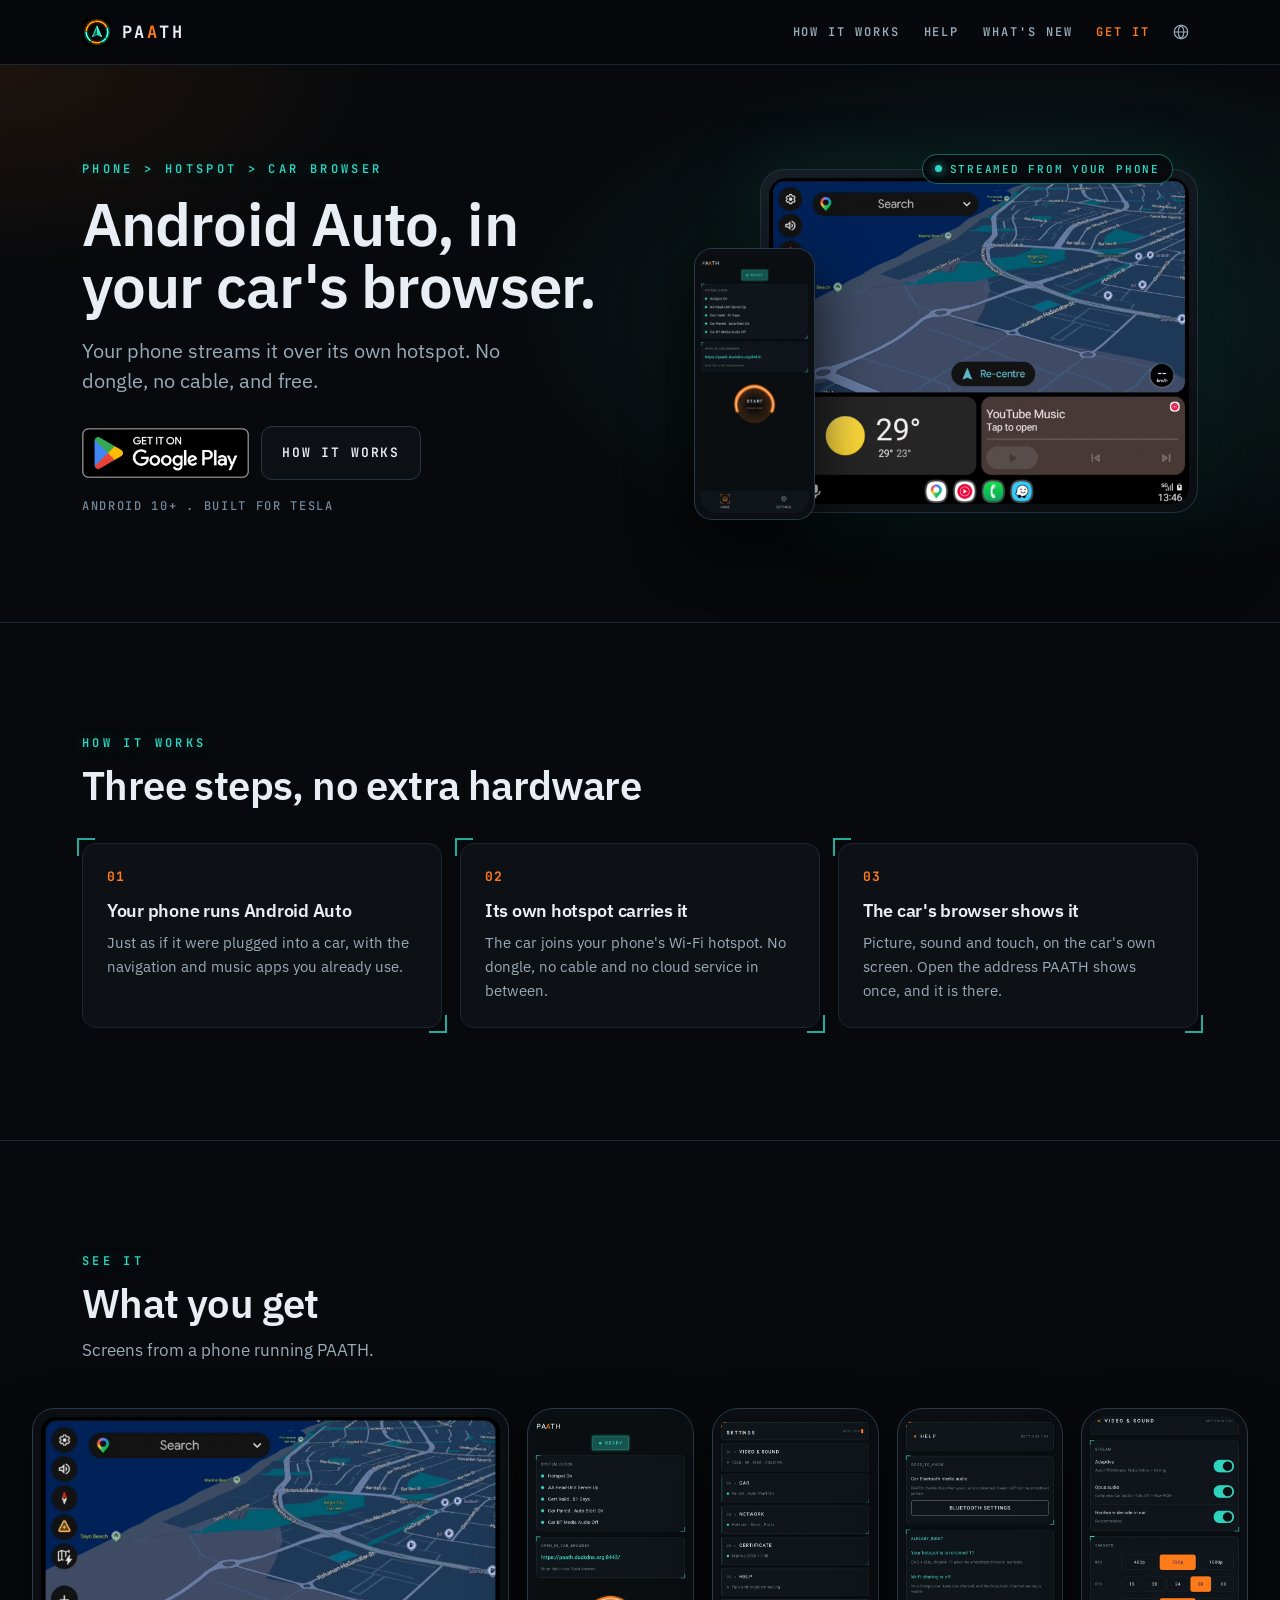
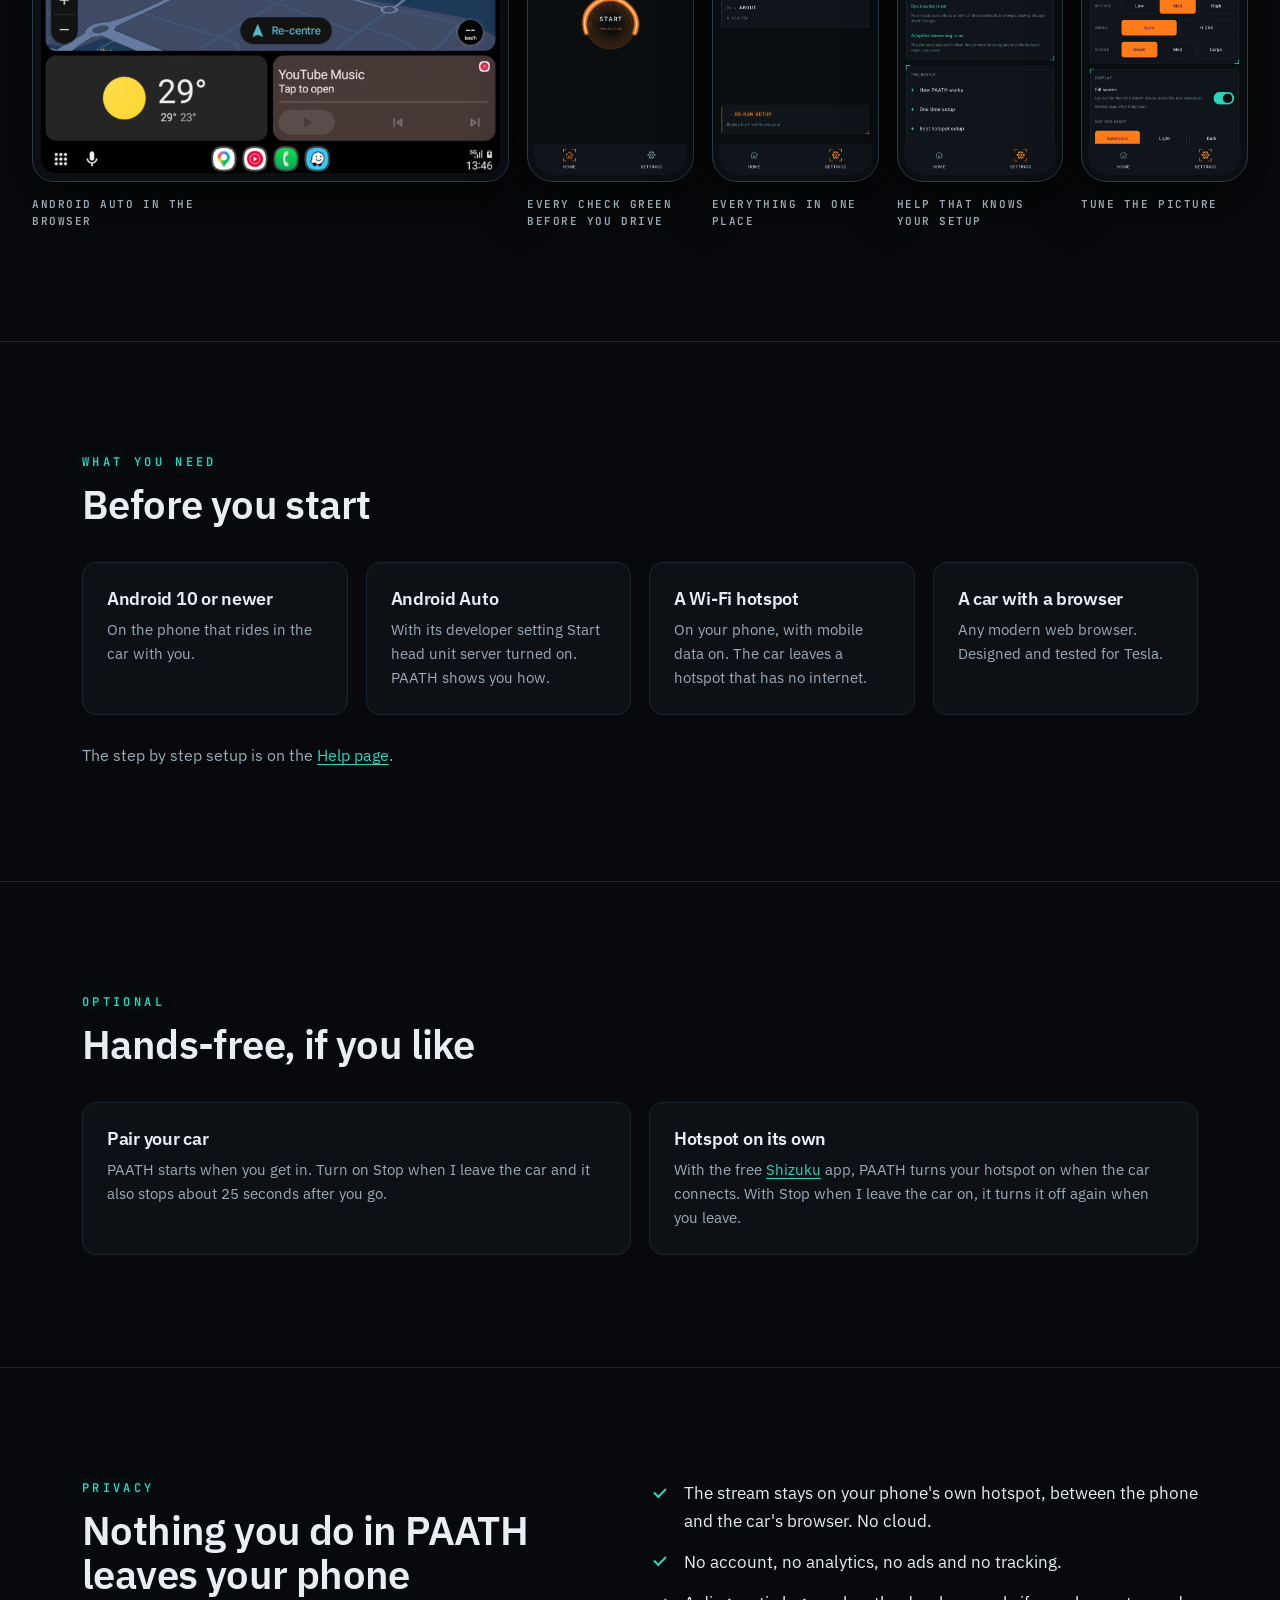
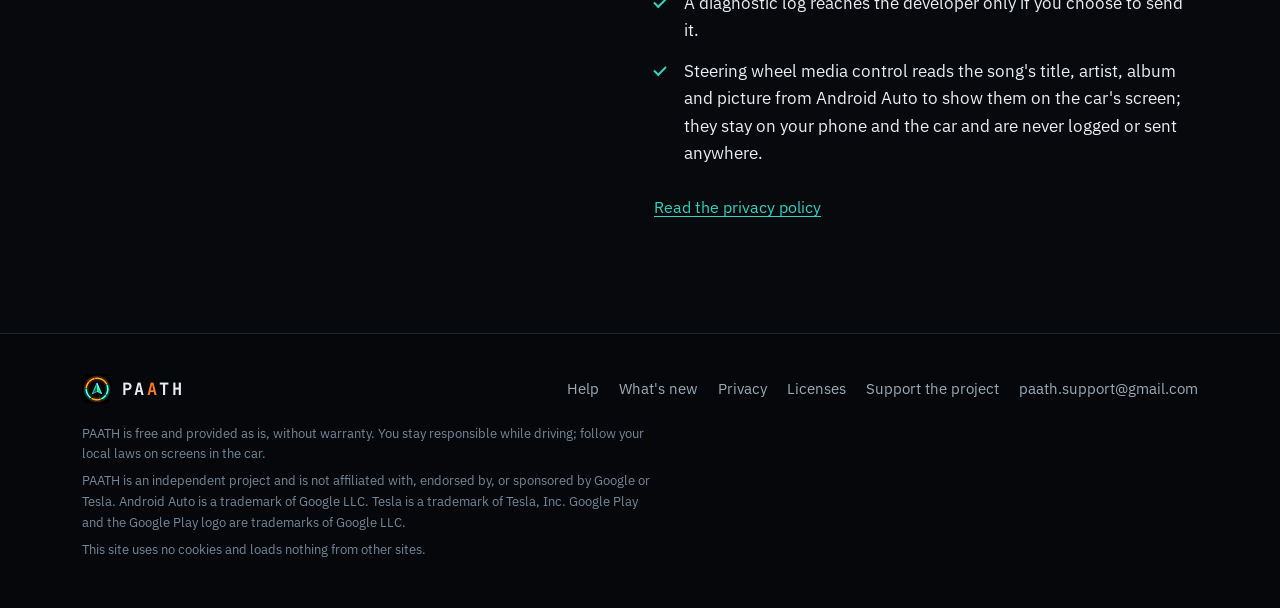
<file: index.html>
<!doctype html>
<html lang="en" dir="ltr">
<head>
<meta charset="utf-8">
<script>(function () { var pick = function pickLanguage(stored, referrer, host, languages) {
    if (stored === 'he') return 'he';
    if (stored === 'en') return 'en';
    var from = '';
    var path = '';
    try { if (referrer) { var u = new URL(referrer); from = u.host; path = u.pathname; } } catch (e) { from = ''; }
    if (from && from === host && /^\/(he\/)?([a-z0-9-]+\.html)?$/.test(path)) return 'en';
    var first = (languages && languages.length ? languages[0] : '') || '';
    return /^(he|iw)(-|$)/i.test(first) ? 'he' : 'en';
}; var stored = null; try { stored = localStorage.getItem('paath-lang'); } catch (e) {} var langs = navigator.languages && navigator.languages.length ? navigator.languages : [navigator.language || '']; if (pick(stored, document.referrer, location.host, langs) === 'he') location.replace('he/index.html' + location.hash); })();</script>
<meta name="viewport" content="width=device-width, initial-scale=1">
<title>PAATH: Android Auto, in your car's browser</title>
<meta name="description" content="Your phone streams Android Auto to your car's built-in browser over its own hotspot. No extra hardware, free.">
<meta name="theme-color" content="#07090c">
<meta property="og:type" content="website">
<meta property="og:url" content="https://paathsupport.github.io/">
<meta property="og:locale" content="en_US">
<meta property="og:title" content="PAATH: Android Auto, in your car's browser">
<meta property="og:description" content="Your phone streams Android Auto to your car's built-in browser over its own hotspot. No extra hardware, free.">
<meta property="og:image" content="https://paathsupport.github.io/assets/og-image.png">
<meta property="og:image:width" content="1200">
<meta property="og:image:height" content="630">
<meta property="og:image:alt" content="PAATH: Android Auto, in your car's browser.">
<meta name="twitter:card" content="summary_large_image">
<link rel="alternate" hreflang="en" href="https://paathsupport.github.io/">
<link rel="alternate" hreflang="he" href="https://paathsupport.github.io/he/">
<link rel="alternate" hreflang="x-default" href="https://paathsupport.github.io/">

<link rel="icon" href="assets/favicon-32.png" sizes="32x32" type="image/png">
<link rel="apple-touch-icon" href="assets/apple-touch-icon.png">
<link rel="stylesheet" href="css/fonts.css">
<link rel="stylesheet" href="css/site.css">
</head>
<body>
<a class="skip" href="#main">Skip to content</a>
<header class="site-head">
  <div class="wrap head-row">
    <a class="logo" href="index.html" aria-label="PAATH home"><img src="assets/icon-30.png" srcset="assets/icon-60.png 2x, assets/icon-90.png 3x" alt="" width="30" height="30"><span>PA<span class="a">A</span>TH</span></a>
    <nav class="nav" aria-label="Main">
      <a class="nav-wide" href="index.html#how">HOW IT WORKS</a>
      <a href="help.html">HELP</a>
      <a class="nav-news" href="whats-new.html">WHAT'S NEW</a>
      
      <a class="nav-go" href="https://play.google.com/store/apps/details?id=app.tesomate.paath">GET IT</a>
      <details class="lang-pick">
        <summary aria-label="Language" title="Language"><svg class="globe" viewBox="0 0 24 24" width="18" height="18" aria-hidden="true" focusable="false"><circle cx="12" cy="12" r="9"/><path d="M3 12h18M12 3c2.6 2.5 3.9 5.5 3.9 9s-1.3 6.5-3.9 9c-2.6-2.5-3.9-5.5-3.9-9S9.4 5.5 12 3z"/></svg></summary>
        <div class="lang-menu"><a href="index.html" hreflang="en" lang="en" data-lang="en" aria-current="true">English</a><a href="he/index.html" hreflang="he" lang="he" data-lang="he">עברית</a></div>
      </details>
    </nav>
  </div>
</header>

<main id="main">

<section class="hero">
  <div class="wrap hero-grid">
    <div class="hero-copy">
      <p class="kick">PHONE > HOTSPOT > CAR BROWSER</p>
      <h1>Android Auto, in your car's browser.</h1>
      <p class="lead">Your phone streams it over its own hotspot. No dongle, no cable, and free.</p>
      <div class="btns">
        
        <a class="play-badge" href="https://play.google.com/store/apps/details?id=app.tesomate.paath"><img src="assets/play-badge-en.png" alt="GET IT ON GOOGLE PLAY" width="646" height="250"></a>
        <a class="btn" href="#how">HOW IT WORKS</a>
      </div>
      <p class="note">ANDROID 10+ . BUILT FOR TESLA</p>
    </div>
    <div class="hero-vis">
      <div class="hero-car"><img src="assets/shots/aa.webp" alt="Android Auto with Google Maps, shown in a web browser" width="1400" height="1098" fetchpriority="high"></div>
      <div class="hero-phone"><img src="assets/shots/home.webp" alt="PAATH's home screen with every check green" width="540" height="1212"></div>
      <span class="hero-chip"><i></i>STREAMED FROM YOUR PHONE</span>
    </div>
  </div>
</section>

<section class="sec" id="how" aria-labelledby="how-h">
  <div class="wrap">
    <div class="sec-head"><p class="kick">HOW IT WORKS</p><h2 id="how-h">Three steps, no extra hardware</h2></div>
    <ol class="grid-3" role="list">
      <li class="card br"><span class="num">01</span><h3>Your phone runs Android Auto</h3><p>Just as if it were plugged into a car, with the navigation and music apps you already use.</p></li>
      <li class="card br"><span class="num">02</span><h3>Its own hotspot carries it</h3><p>The car joins your phone's Wi-Fi hotspot. No dongle, no cable and no cloud service in between.</p></li>
      <li class="card br"><span class="num">03</span><h3>The car's browser shows it</h3><p>Picture, sound and touch, on the car's own screen. Open the address PAATH shows once, and it is there.</p></li>
    </ol>
  </div>
</section>

<section class="sec" id="see" aria-labelledby="see-h">
  <div class="wrap"><div class="sec-head"><p class="kick">SEE IT</p><h2 id="see-h">What you get</h2><p>Screens from a phone running PAATH.</p></div></div>
  <div class="wrap wrap-wide">
    <div class="shots" tabindex="0" role="region" aria-label="Screenshots">
      <figure class="shot"><div class="dev dev-car"><img src="assets/shots/aa.webp" alt="Android Auto in the browser: the map, weather and music" width="1400" height="1098" loading="lazy"></div><figcaption>ANDROID AUTO IN THE BROWSER</figcaption></figure>
      <figure class="shot"><div class="dev dev-phone"><img src="assets/shots/home.webp" alt="PAATH's home screen: every check green and the address for the car" width="540" height="1212" loading="lazy"></div><figcaption>EVERY CHECK GREEN BEFORE YOU DRIVE</figcaption></figure>
      <figure class="shot"><div class="dev dev-phone"><img src="assets/shots/settings.webp" alt="PAATH settings: video and sound, car, network, certificate, help" width="540" height="1212" loading="lazy"></div><figcaption>EVERYTHING IN ONE PLACE</figcaption></figure>
      <figure class="shot"><div class="dev dev-phone"><img src="assets/shots/help.webp" alt="PAATH help page with checks that are already right" width="540" height="1212" loading="lazy"></div><figcaption>HELP THAT KNOWS YOUR SETUP</figcaption></figure>
      <figure class="shot"><div class="dev dev-phone"><img src="assets/shots/video.webp" alt="Video and sound settings: resolution, frame rate, bitrate, day and night" width="540" height="1212" loading="lazy"></div><figcaption>TUNE THE PICTURE</figcaption></figure>
    </div>
  </div>
</section>

<section class="sec" id="need" aria-labelledby="need-h">
  <div class="wrap">
    <div class="sec-head"><p class="kick">WHAT YOU NEED</p><h2 id="need-h">Before you start</h2></div>
    <ul class="grid-4" role="list">
      <li class="card"><h3>Android 10 or newer</h3><p>On the phone that rides in the car with you.</p></li>
      <li class="card"><h3>Android Auto</h3><p>With its developer setting Start head unit server turned on. PAATH shows you how.</p></li>
      <li class="card"><h3>A Wi-Fi hotspot</h3><p>On your phone, with mobile data on. The car leaves a hotspot that has no internet.</p></li>
      <li class="card"><h3>A car with a browser</h3><p>Any modern web browser. Designed and tested for Tesla.</p></li>
    </ul>
    <p class="more">The step by step setup is on the <a href="help.html#one-time-setup">Help page</a>.</p>
  </div>
</section>



<section class="sec" id="extras" aria-labelledby="extras-h">
  <div class="wrap">
    <div class="sec-head"><p class="kick">OPTIONAL</p><h2 id="extras-h">Hands-free, if you like</h2></div>
    <ul class="grid-2" role="list">
      <li class="card"><h3>Pair your car</h3><p>PAATH starts when you get in. Turn on Stop when I leave the car and it also stops about 25 seconds after you go.</p></li>
      <li class="card"><h3>Hotspot on its own</h3><p>With the free <a href="https://shizuku.rikka.app/download/">Shizuku</a> app, PAATH turns your hotspot on when the car connects. With Stop when I leave the car on, it turns it off again when you leave.</p></li>
    </ul>
  </div>
</section>

<section class="sec privacy" id="privacy" aria-labelledby="privacy-h">
  <div class="wrap privacy-grid">
    <div><p class="kick">PRIVACY</p><h2 id="privacy-h">Nothing you do in PAATH leaves your phone</h2></div>
    <div>
      <ul class="ticks" role="list">
        <li>The stream stays on your phone's own hotspot, between the phone and the car's browser. No cloud.</li>
        <li>No account, no analytics, no ads and no tracking.</li>
        <li>A diagnostic log reaches the developer only if you choose to send it.</li>
        <li>Steering wheel media control reads the song's title, artist, album and picture from Android Auto to show them on the car's screen; they stay on your phone and the car and are never logged or sent anywhere.</li>
      </ul>
      <p class="more"><a href="https://paathsupport.github.io/paath-site/">Read the privacy policy</a></p>
    </div>
  </div>
</section>

</main>
<footer class="site-foot">
  <div class="wrap">
    <div class="foot-row">
      <a class="logo" href="index.html" aria-label="PAATH home"><img src="assets/icon-30.png" srcset="assets/icon-60.png 2x, assets/icon-90.png 3x" alt="" width="30" height="30"><span>PA<span class="a">A</span>TH</span></a>
      <nav class="foot-nav" aria-label="Footer">
        <a href="help.html">Help</a>
        <a href="whats-new.html">What's new</a>
        <a href="https://paathsupport.github.io/paath-site/">Privacy</a>
        <a href="licenses.html">Licenses</a>
        <a href="https://ko-fi.com/paath">Support the project</a>
        <a href="mailto:paath.support@gmail.com">paath.support@gmail.com</a>
      </nav>
    </div>
    <p class="legal">PAATH is free and provided as is, without warranty. You stay responsible while driving; follow your local laws on screens in the car.</p>
    <p class="legal">PAATH is an independent project and is not affiliated with, endorsed by, or sponsored by Google or Tesla. Android Auto is a trademark of Google LLC. Tesla is a trademark of Tesla, Inc. Google Play and the Google Play logo are trademarks of Google LLC.</p>
    <p class="legal">This site uses no cookies and loads nothing from other sites.</p>
  </div>
</footer>
<script>document.addEventListener('click', function (e) { var a = e.target.closest && e.target.closest('a[data-lang]'); if (!a) return; try { localStorage.setItem('paath-lang', a.getAttribute('data-lang')); } catch (err) {} a.setAttribute('href', a.getAttribute('href').split('#')[0] + location.hash); }); document.addEventListener('click', function (e) { var d = document.querySelector('details.lang-pick'); if (d && d.open && !d.contains(e.target)) d.open = false; }); document.addEventListener('keydown', function (e) { var d = document.querySelector('details.lang-pick'); if (e.key === 'Escape' && d && d.open) { d.open = false; d.querySelector('summary').focus(); } });</script>

</body>
</html>
</file>
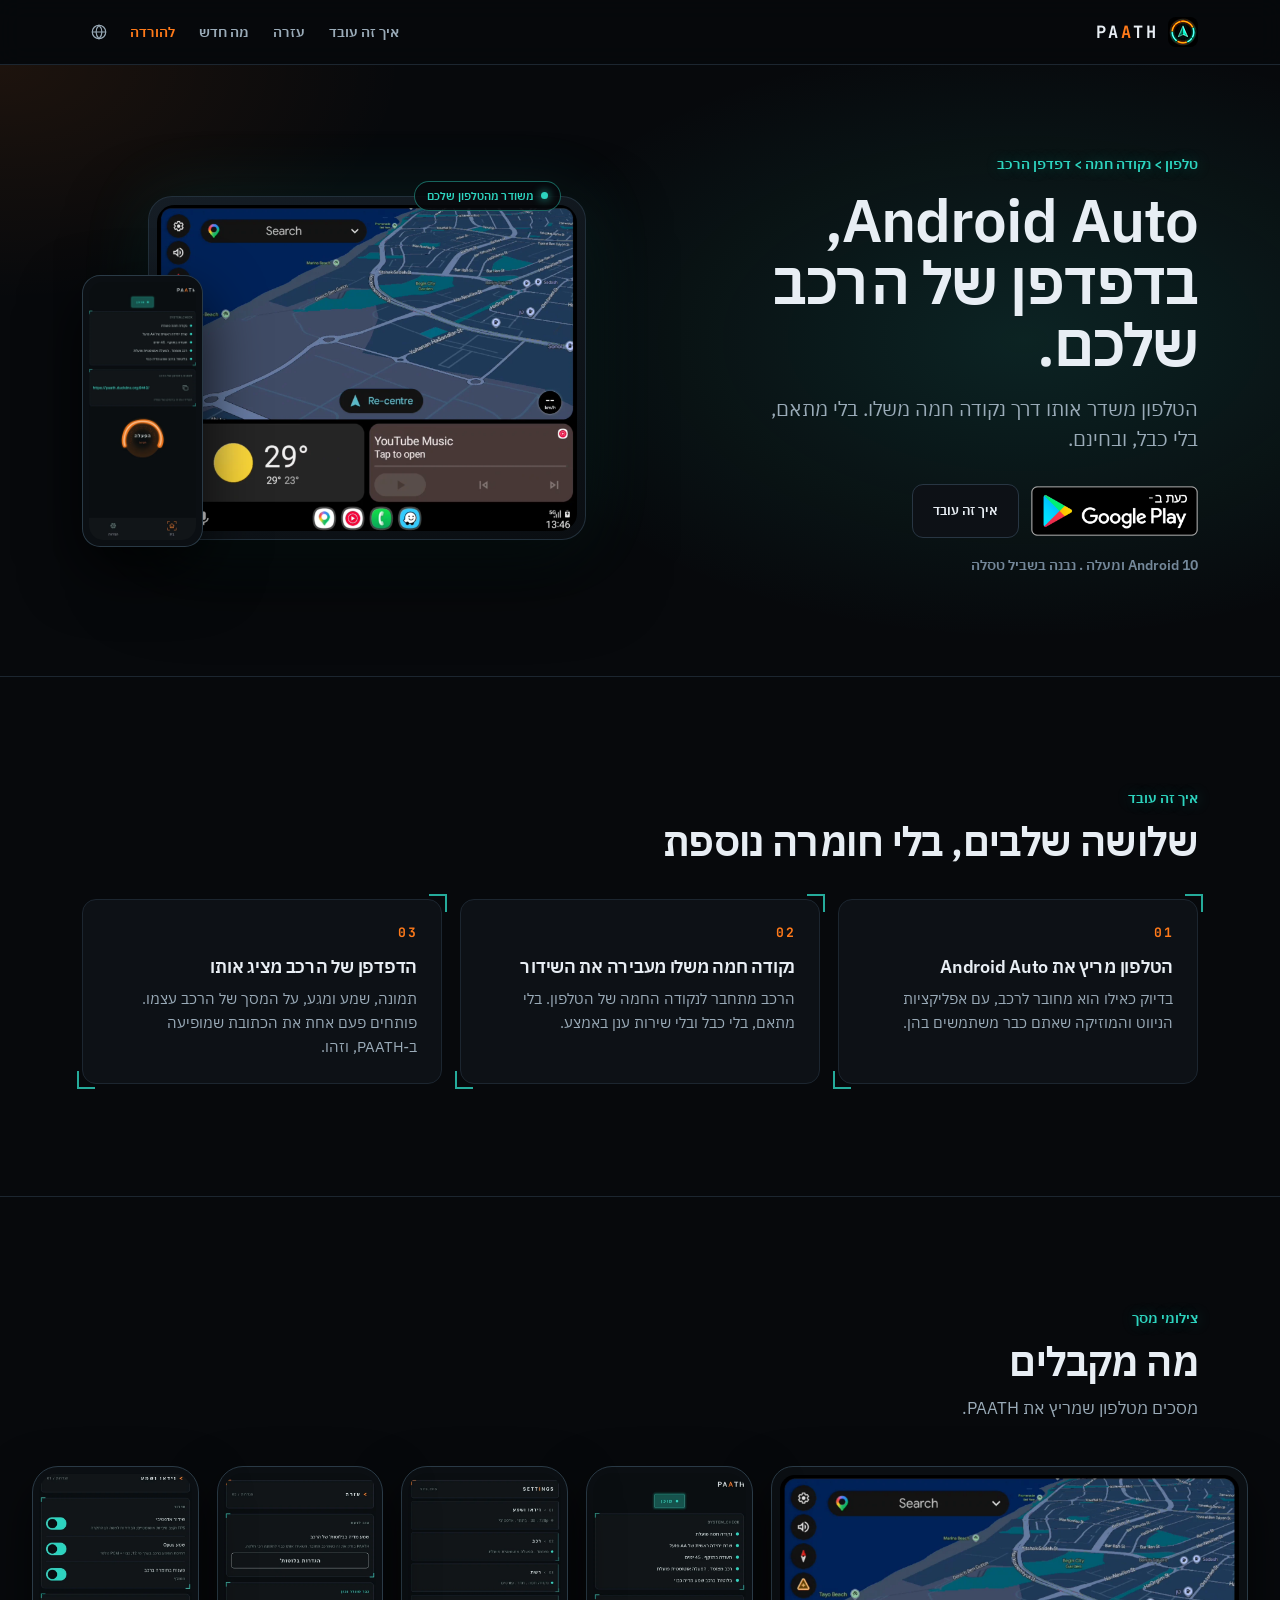
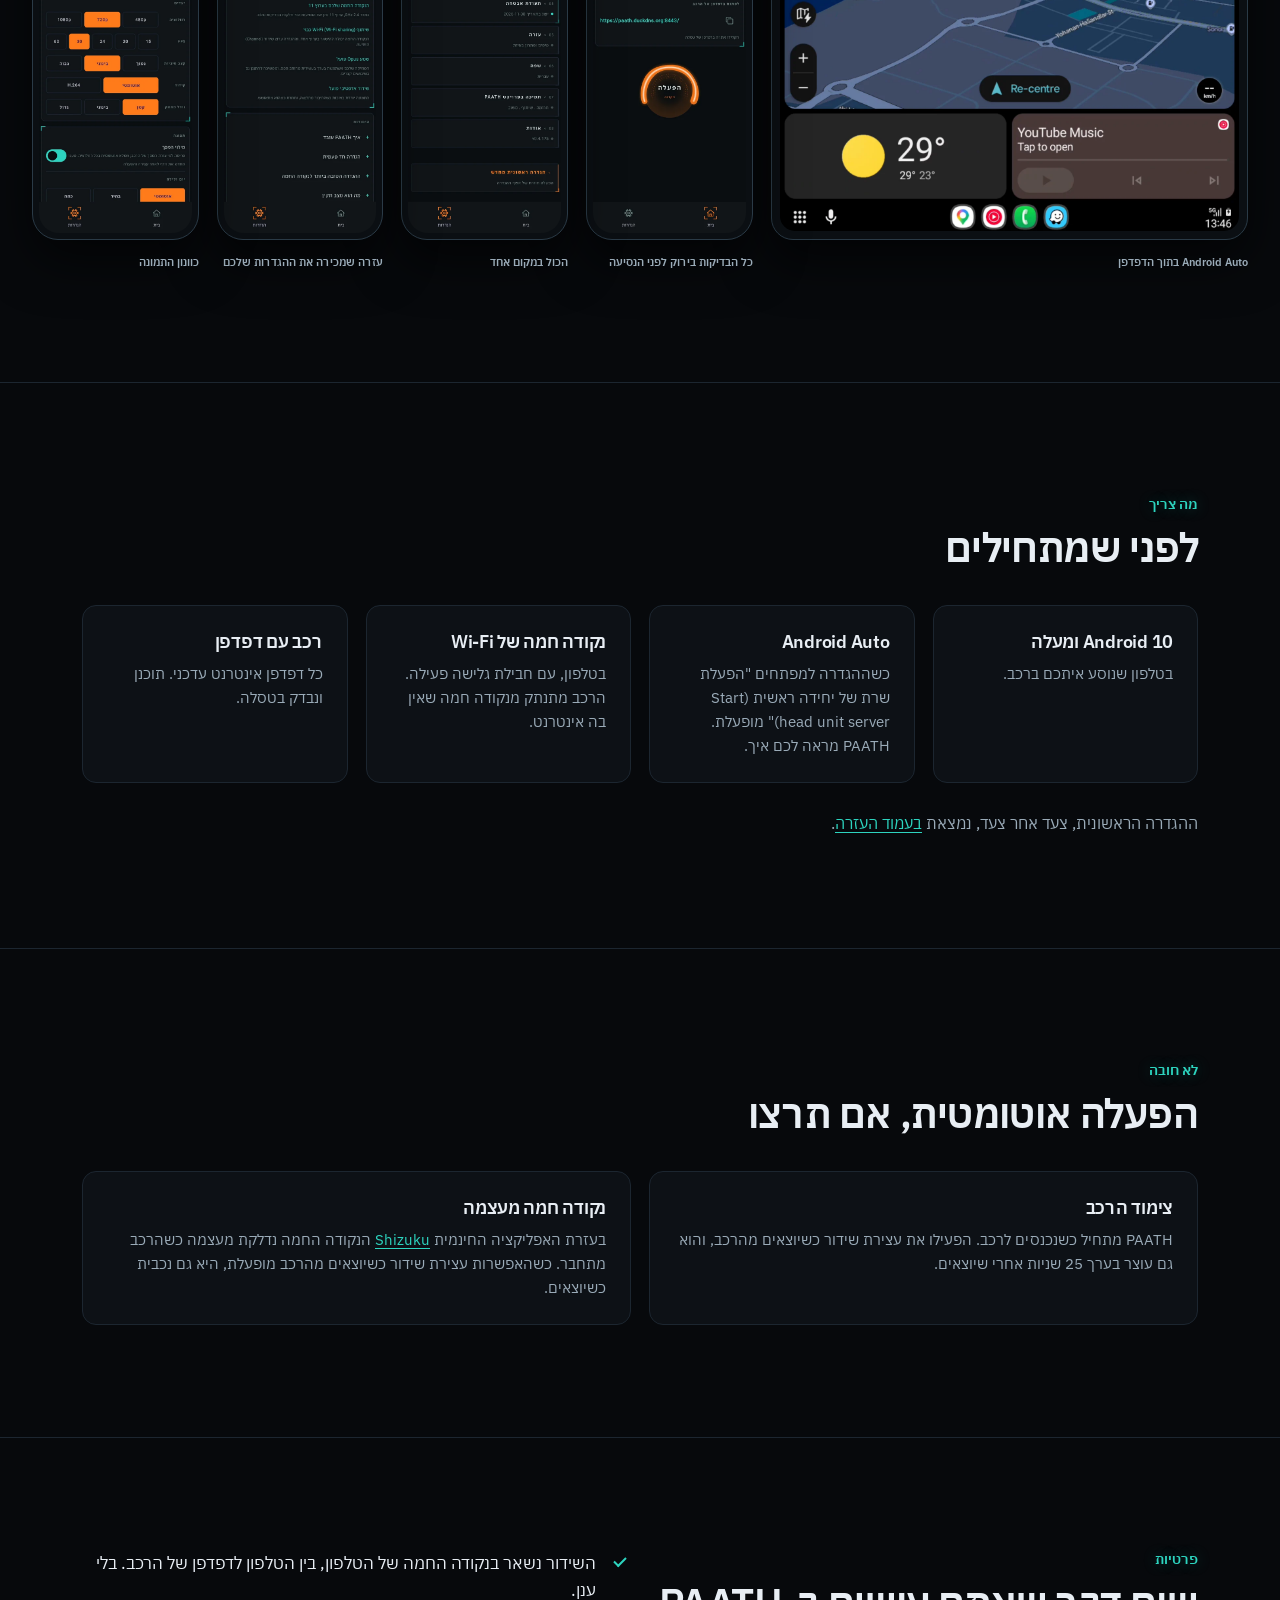
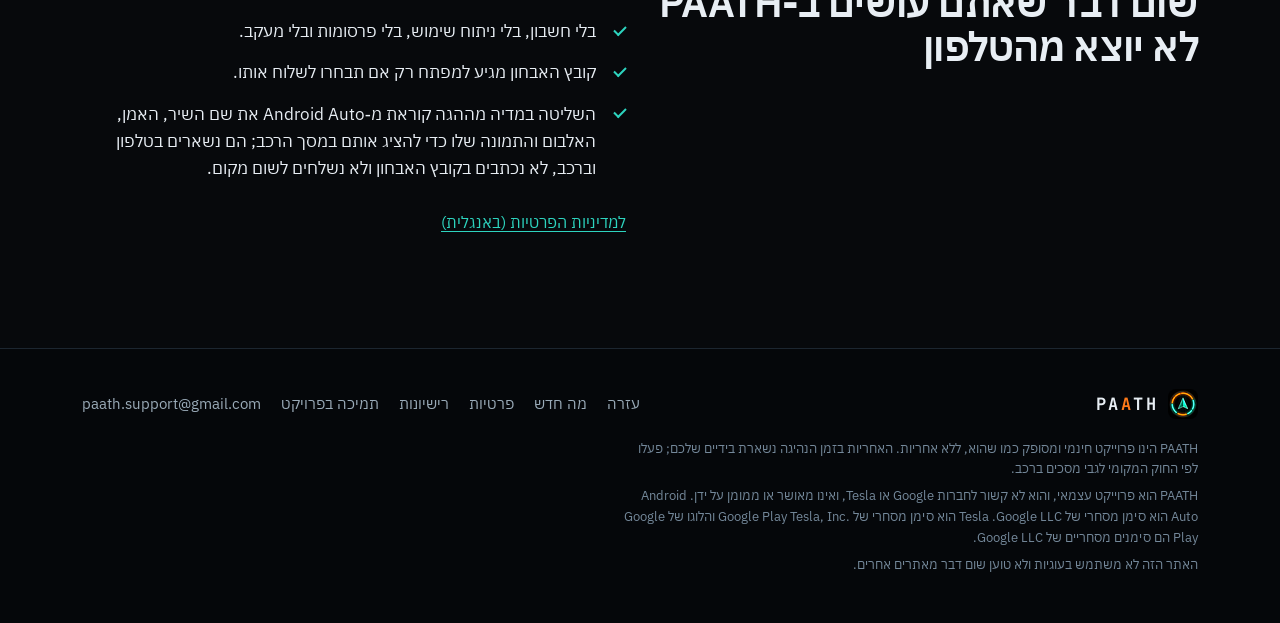
<file: he/index.html>
<!doctype html>
<html lang="he" dir="rtl">
<head>
<meta charset="utf-8">

<meta name="viewport" content="width=device-width, initial-scale=1">
<title>PAATH: Android Auto בדפדפן של הרכב</title>
<meta name="description" content="הטלפון שלכם משדר את Android Auto לדפדפן המובנה של הרכב, דרך נקודה חמה משלו. בלי חומרה נוספת, ובחינם.">
<meta name="theme-color" content="#07090c">
<meta property="og:type" content="website">
<meta property="og:url" content="https://paathsupport.github.io/he/">
<meta property="og:locale" content="he_IL">
<meta property="og:title" content="PAATH: Android Auto בדפדפן של הרכב">
<meta property="og:description" content="הטלפון שלכם משדר את Android Auto לדפדפן המובנה של הרכב, דרך נקודה חמה משלו. בלי חומרה נוספת, ובחינם.">
<meta property="og:image" content="https://paathsupport.github.io/assets/og-image.png">
<meta property="og:image:width" content="1200">
<meta property="og:image:height" content="630">
<meta property="og:image:alt" content="PAATH: Android Auto בדפדפן של הרכב.">
<meta name="twitter:card" content="summary_large_image">
<link rel="alternate" hreflang="en" href="https://paathsupport.github.io/">
<link rel="alternate" hreflang="he" href="https://paathsupport.github.io/he/">
<link rel="alternate" hreflang="x-default" href="https://paathsupport.github.io/">

<link rel="icon" href="../assets/favicon-32.png" sizes="32x32" type="image/png">
<link rel="apple-touch-icon" href="../assets/apple-touch-icon.png">
<link rel="stylesheet" href="../css/fonts.css">
<link rel="stylesheet" href="../css/site.css">
</head>
<body>
<a class="skip" href="#main">דילוג לתוכן</a>
<header class="site-head">
  <div class="wrap head-row">
    <a class="logo" href="index.html" aria-label="דף הבית של PAATH"><img src="../assets/icon-30.png" srcset="../assets/icon-60.png 2x, ../assets/icon-90.png 3x" alt="" width="30" height="30"><span>PA<span class="a">A</span>TH</span></a>
    <nav class="nav" aria-label="ראשי">
      <a class="nav-wide" href="index.html#how">איך זה עובד</a>
      <a href="help.html">עזרה</a>
      <a class="nav-news" href="whats-new.html">מה חדש</a>
      
      <a class="nav-go" href="https://play.google.com/store/apps/details?id=app.tesomate.paath">להורדה</a>
      <details class="lang-pick">
        <summary aria-label="שפה" title="שפה"><svg class="globe" viewBox="0 0 24 24" width="18" height="18" aria-hidden="true" focusable="false"><circle cx="12" cy="12" r="9"/><path d="M3 12h18M12 3c2.6 2.5 3.9 5.5 3.9 9s-1.3 6.5-3.9 9c-2.6-2.5-3.9-5.5-3.9-9S9.4 5.5 12 3z"/></svg></summary>
        <div class="lang-menu"><a href="../index.html" hreflang="en" lang="en" data-lang="en">English</a><a href="index.html" hreflang="he" lang="he" data-lang="he" aria-current="true">עברית</a></div>
      </details>
    </nav>
  </div>
</header>

<main id="main">

<section class="hero">
  <div class="wrap hero-grid">
    <div class="hero-copy">
      <p class="kick">טלפון > נקודה חמה > דפדפן הרכב</p>
      <h1><bdi>Android Auto</bdi>, בדפדפן של הרכב שלכם.</h1>
      <p class="lead">הטלפון משדר אותו דרך נקודה חמה משלו. בלי מתאם, בלי כבל, ובחינם.</p>
      <div class="btns">
        
        <a class="play-badge" href="https://play.google.com/store/apps/details?id=app.tesomate.paath"><img src="../assets/play-badge-he.png" alt="להורדה מ-Google Play" width="646" height="250"></a>
        <a class="btn" href="#how">איך זה עובד</a>
      </div>
      <p class="note"><bdi>Android 10</bdi> ומעלה . נבנה בשביל טסלה</p>
    </div>
    <div class="hero-vis">
      <div class="hero-car"><img src="../assets/shots/aa.webp" alt="Android Auto עם מפות Google, מוצג בדפדפן אינטרנט" width="1400" height="1098" fetchpriority="high"></div>
      <div class="hero-phone"><img src="../assets/shots/he/home.webp" alt="מסך הבית של PAATH, כשכל הבדיקות בירוק" width="540" height="1212"></div>
      <span class="hero-chip"><i></i>משודר מהטלפון שלכם</span>
    </div>
  </div>
</section>

<section class="sec" id="how" aria-labelledby="how-h">
  <div class="wrap">
    <div class="sec-head"><p class="kick">איך זה עובד</p><h2 id="how-h">שלושה שלבים, בלי חומרה נוספת</h2></div>
    <ol class="grid-3" role="list">
      <li class="card br"><span class="num">01</span><h3>הטלפון מריץ את Android Auto</h3><p>בדיוק כאילו הוא מחובר לרכב, עם אפליקציות הניווט והמוזיקה שאתם כבר משתמשים בהן.</p></li>
      <li class="card br"><span class="num">02</span><h3>נקודה חמה משלו מעבירה את השידור</h3><p>הרכב מתחבר לנקודה החמה של הטלפון. בלי מתאם, בלי כבל ובלי שירות ענן באמצע.</p></li>
      <li class="card br"><span class="num">03</span><h3>הדפדפן של הרכב מציג אותו</h3><p>תמונה, שמע ומגע, על המסך של הרכב עצמו. פותחים פעם אחת את הכתובת שמופיעה ב‑PAATH, וזהו.</p></li>
    </ol>
  </div>
</section>

<section class="sec" id="see" aria-labelledby="see-h">
  <div class="wrap"><div class="sec-head"><p class="kick">צילומי מסך</p><h2 id="see-h">מה מקבלים</h2><p>מסכים מטלפון שמריץ את PAATH.</p></div></div>
  <div class="wrap wrap-wide">
    <div class="shots" tabindex="0" role="region" aria-label="צילומי מסך">
      <figure class="shot"><div class="dev dev-car"><img src="../assets/shots/aa.webp" alt="Android Auto בדפדפן: המפה, מזג האוויר והמוזיקה" width="1400" height="1098" loading="lazy"></div><figcaption>Android Auto בתוך הדפדפן</figcaption></figure>
      <figure class="shot"><div class="dev dev-phone"><img src="../assets/shots/he/home.webp" alt="מסך הבית של PAATH: כל הבדיקות בירוק, והכתובת בשביל הרכב" width="540" height="1212" loading="lazy"></div><figcaption>כל הבדיקות בירוק לפני הנסיעה</figcaption></figure>
      <figure class="shot"><div class="dev dev-phone"><img src="../assets/shots/he/settings.webp" alt="ההגדרות של PAATH: וידאו ושמע, רכב, רשת, תעודה, עזרה" width="540" height="1212" loading="lazy"></div><figcaption>הכול במקום אחד</figcaption></figure>
      <figure class="shot"><div class="dev dev-phone"><img src="../assets/shots/he/help.webp" alt="עמוד העזרה של PAATH, עם בדיקות שכבר מוגדרות נכון" width="540" height="1212" loading="lazy"></div><figcaption>עזרה שמכירה את ההגדרות שלכם</figcaption></figure>
      <figure class="shot"><div class="dev dev-phone"><img src="../assets/shots/he/video.webp" alt="הגדרות וידאו ושמע: רזולוציה, קצב פריימים, קצב נתונים, יום ולילה" width="540" height="1212" loading="lazy"></div><figcaption>כוונון התמונה</figcaption></figure>
    </div>
  </div>
</section>

<section class="sec" id="need" aria-labelledby="need-h">
  <div class="wrap">
    <div class="sec-head"><p class="kick">מה צריך</p><h2 id="need-h">לפני שמתחילים</h2></div>
    <ul class="grid-4" role="list">
      <li class="card"><h3>Android 10 ומעלה</h3><p>בטלפון שנוסע איתכם ברכב.</p></li>
      <li class="card"><h3>Android Auto</h3><p>כשההגדרה למפתחים "הפעלת שרת של יחידה ראשית (<bdi>Start head unit server</bdi>)" מופעלת. PAATH מראה לכם איך.</p></li>
      <li class="card"><h3>נקודה חמה של Wi-Fi</h3><p>בטלפון, עם חבילת גלישה פעילה. הרכב מתנתק מנקודה חמה שאין בה אינטרנט.</p></li>
      <li class="card"><h3>רכב עם דפדפן</h3><p>כל דפדפן אינטרנט עדכני. תוכנן ונבדק בטסלה.</p></li>
    </ul>
    <p class="more">ההגדרה הראשונית, צעד אחר צעד, נמצאת <a href="help.html#one-time-setup">בעמוד העזרה</a>.</p>
  </div>
</section>



<section class="sec" id="extras" aria-labelledby="extras-h">
  <div class="wrap">
    <div class="sec-head"><p class="kick">לא חובה</p><h2 id="extras-h">הפעלה אוטומטית, אם תרצו</h2></div>
    <ul class="grid-2" role="list">
      <li class="card"><h3>צימוד הרכב</h3><p>PAATH מתחיל כשנכנסים לרכב. הפעילו את עצירת שידור כשיוצאים מהרכב, והוא גם עוצר בערך 25 שניות אחרי שיוצאים.</p></li>
      <li class="card"><h3>נקודה חמה מעצמה</h3><p>בעזרת האפליקציה החינמית <a href="https://shizuku.rikka.app/download/">Shizuku</a> הנקודה החמה נדלקת מעצמה כשהרכב מתחבר. כשהאפשרות עצירת שידור כשיוצאים מהרכב מופעלת, היא גם נכבית כשיוצאים.</p></li>
    </ul>
  </div>
</section>

<section class="sec privacy" id="privacy" aria-labelledby="privacy-h">
  <div class="wrap privacy-grid">
    <div><p class="kick">פרטיות</p><h2 id="privacy-h">שום דבר שאתם עושים ב‑PAATH לא יוצא מהטלפון</h2></div>
    <div>
      <ul class="ticks" role="list">
        <li>השידור נשאר בנקודה החמה של הטלפון, בין הטלפון לדפדפן של הרכב. בלי ענן.</li>
        <li>בלי חשבון, בלי ניתוח שימוש, בלי פרסומות ובלי מעקב.</li>
        <li>קובץ האבחון מגיע למפתח רק אם תבחרו לשלוח אותו.</li>
        <li>השליטה במדיה מההגה קוראת מ‑Android Auto את שם השיר, האמן, האלבום והתמונה שלו כדי להציג אותם במסך הרכב; הם נשארים בטלפון וברכב, לא נכתבים בקובץ האבחון ולא נשלחים לשום מקום.</li>
      </ul>
      <p class="more"><a href="https://paathsupport.github.io/paath-site/">למדיניות הפרטיות (באנגלית)</a></p>
    </div>
  </div>
</section>

</main>
<footer class="site-foot">
  <div class="wrap">
    <div class="foot-row">
      <a class="logo" href="index.html" aria-label="דף הבית של PAATH"><img src="../assets/icon-30.png" srcset="../assets/icon-60.png 2x, ../assets/icon-90.png 3x" alt="" width="30" height="30"><span>PA<span class="a">A</span>TH</span></a>
      <nav class="foot-nav" aria-label="כותרת תחתונה">
        <a href="help.html">עזרה</a>
        <a href="whats-new.html">מה חדש</a>
        <a href="https://paathsupport.github.io/paath-site/">פרטיות</a>
        <a href="licenses.html">רישיונות</a>
        <a href="https://ko-fi.com/paath">תמיכה בפרויקט</a>
        <a href="mailto:paath.support@gmail.com">paath.support@gmail.com</a>
      </nav>
    </div>
    <p class="legal">PAATH הינו פרוייקט חינמי ומסופק כמו שהוא, ללא אחריות. האחריות בזמן הנהיגה נשארת בידיים שלכם; פעלו לפי החוק המקומי לגבי מסכים ברכב.</p>
    <p class="legal">PAATH הוא פרוייקט עצמאי, והוא לא קשור לחברות Google או Tesla, ואינו מאושר או ממומן על ידן. <bdi>Android Auto</bdi> הוא סימן מסחרי של <bdi>Google LLC</bdi>. <bdi>Tesla</bdi> הוא סימן מסחרי של <bdi>Tesla, Inc.</bdi> Google Play והלוגו של Google Play הם סימנים מסחריים של Google LLC.</p>
    <p class="legal">האתר הזה לא משתמש בעוגיות ולא טוען שום דבר מאתרים אחרים.</p>
  </div>
</footer>
<script>document.addEventListener('click', function (e) { var a = e.target.closest && e.target.closest('a[data-lang]'); if (!a) return; try { localStorage.setItem('paath-lang', a.getAttribute('data-lang')); } catch (err) {} a.setAttribute('href', a.getAttribute('href').split('#')[0] + location.hash); }); document.addEventListener('click', function (e) { var d = document.querySelector('details.lang-pick'); if (d && d.open && !d.contains(e.target)) d.open = false; }); document.addEventListener('keydown', function (e) { var d = document.querySelector('details.lang-pick'); if (e.key === 'Escape' && d && d.open) { d.open = false; d.querySelector('summary').focus(); } });</script>

</body>
</html>
</file>
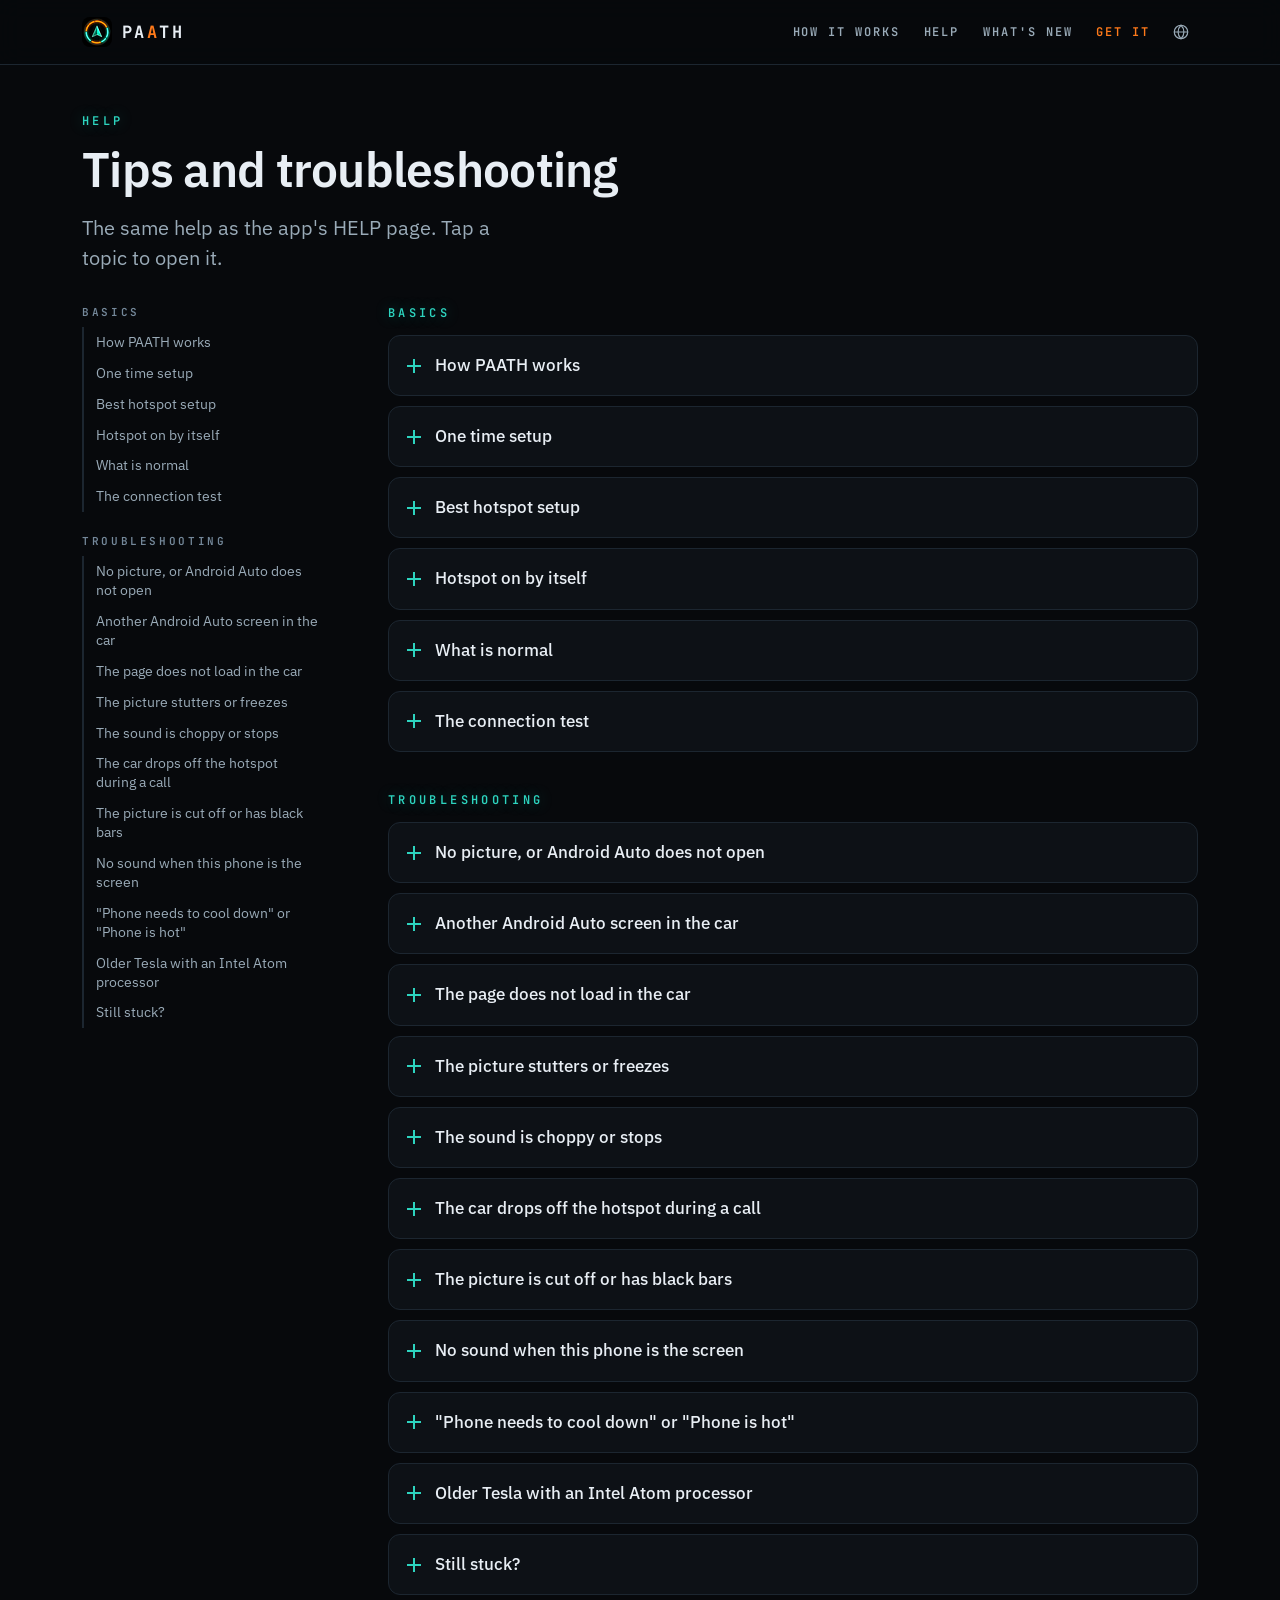
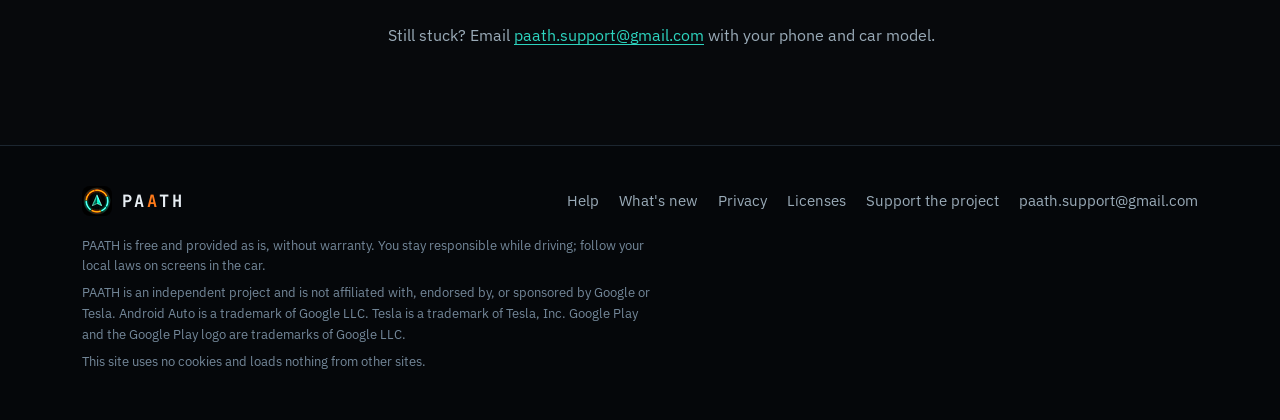
<file: help.html>
<!doctype html>
<html lang="en" dir="ltr">
<head>
<meta charset="utf-8">
<script>(function () { var pick = function pickLanguage(stored, referrer, host, languages) {
    if (stored === 'he') return 'he';
    if (stored === 'en') return 'en';
    var from = '';
    var path = '';
    try { if (referrer) { var u = new URL(referrer); from = u.host; path = u.pathname; } } catch (e) { from = ''; }
    if (from && from === host && /^\/(he\/)?([a-z0-9-]+\.html)?$/.test(path)) return 'en';
    var first = (languages && languages.length ? languages[0] : '') || '';
    return /^(he|iw)(-|$)/i.test(first) ? 'he' : 'en';
}; var stored = null; try { stored = localStorage.getItem('paath-lang'); } catch (e) {} var langs = navigator.languages && navigator.languages.length ? navigator.languages : [navigator.language || '']; if (pick(stored, document.referrer, location.host, langs) === 'he') location.replace('he/help.html' + location.hash); })();</script>
<meta name="viewport" content="width=device-width, initial-scale=1">
<title>Help: PAATH</title>
<meta name="description" content="Setup, tips and fixes for PAATH, the same help as the app's HELP page.">
<meta name="theme-color" content="#07090c">
<meta property="og:type" content="website">
<meta property="og:url" content="https://paathsupport.github.io/help.html">
<meta property="og:locale" content="en_US">
<meta property="og:title" content="PAATH help: setup, tips and fixes">
<meta property="og:description" content="The same help as the app's HELP page.">
<meta property="og:image" content="https://paathsupport.github.io/assets/og-image.png">
<meta name="twitter:card" content="summary_large_image">
<link rel="alternate" hreflang="en" href="https://paathsupport.github.io/help.html">
<link rel="alternate" hreflang="he" href="https://paathsupport.github.io/he/help.html">
<link rel="alternate" hreflang="x-default" href="https://paathsupport.github.io/help.html">

<link rel="icon" href="assets/favicon-32.png" sizes="32x32" type="image/png">
<link rel="apple-touch-icon" href="assets/apple-touch-icon.png">
<link rel="stylesheet" href="css/fonts.css">
<link rel="stylesheet" href="css/site.css">
</head>
<body>
<a class="skip" href="#main">Skip to content</a>
<header class="site-head">
  <div class="wrap head-row">
    <a class="logo" href="index.html" aria-label="PAATH home"><img src="assets/icon-30.png" srcset="assets/icon-60.png 2x, assets/icon-90.png 3x" alt="" width="30" height="30"><span>PA<span class="a">A</span>TH</span></a>
    <nav class="nav" aria-label="Main">
      <a class="nav-wide" href="index.html#how">HOW IT WORKS</a>
      <a href="help.html">HELP</a>
      <a class="nav-news" href="whats-new.html">WHAT'S NEW</a>
      
      <a class="nav-go" href="https://play.google.com/store/apps/details?id=app.tesomate.paath">GET IT</a>
      <details class="lang-pick">
        <summary aria-label="Language" title="Language"><svg class="globe" viewBox="0 0 24 24" width="18" height="18" aria-hidden="true" focusable="false"><circle cx="12" cy="12" r="9"/><path d="M3 12h18M12 3c2.6 2.5 3.9 5.5 3.9 9s-1.3 6.5-3.9 9c-2.6-2.5-3.9-5.5-3.9-9S9.4 5.5 12 3z"/></svg></summary>
        <div class="lang-menu"><a href="help.html" hreflang="en" lang="en" data-lang="en" aria-current="true">English</a><a href="he/help.html" hreflang="he" lang="he" data-lang="he">עברית</a></div>
      </details>
    </nav>
  </div>
</header>

<main id="main" class="help">
  <div class="wrap">
    <div class="help-intro">
      <p class="kick">HELP</p>
      <h1 class="help-h">Tips and troubleshooting</h1>
      <p class="lead">The same help as the app's HELP page. Tap a topic to open it.</p>
    </div>
    <div class="help-grid">
      <aside class="help-side">
<nav class="toc" aria-label="Help topics">
<p class="toc-h">BASICS</p>
<ul>
<li><a href="#how-paath-works">How PAATH works</a></li>
<li><a href="#one-time-setup">One time setup</a></li>
<li><a href="#best-hotspot-setup">Best hotspot setup</a></li>
<li><a href="#hotspot-on-by-itself">Hotspot on by itself</a></li>
<li><a href="#what-is-normal">What is normal</a></li>
<li><a href="#the-connection-test">The connection test</a></li>
</ul>
<p class="toc-h">TROUBLESHOOTING</p>
<ul>
<li><a href="#no-picture-or-android-auto-does-not-open">No picture, or Android Auto does not open</a></li>
<li><a href="#another-android-auto-screen-in-the-car">Another Android Auto screen in the car</a></li>
<li><a href="#page-does-not-load-in-the-car">The page does not load in the car</a></li>
<li><a href="#picture-stutters-or-freezes">The picture stutters or freezes</a></li>
<li><a href="#sound-is-choppy-or-stops">The sound is choppy or stops</a></li>
<li><a href="#car-drops-off-the-hotspot-during-a-call">The car drops off the hotspot during a call</a></li>
<li><a href="#picture-is-cut-off-or-has-black-bars">The picture is cut off or has black bars</a></li>
<li><a href="#no-sound-when-this-phone-is-the-screen">No sound when this phone is the screen</a></li>
<li><a href="#phone-needs-to-cool-down-or-phone-is-hot">&quot;Phone needs to cool down&quot; or &quot;Phone is hot&quot;</a></li>
<li><a href="#older-tesla-with-an-intel-atom-processor">Older Tesla with an Intel Atom processor</a></li>
<li><a href="#still-stuck">Still stuck?</a></li>
</ul>
</nav>
      </aside>
      <div class="help-main">
<section class="help-group" aria-labelledby="basics">
<h2 class="kick" id="basics">BASICS</h2>
<details class="entry" id="how-paath-works">
<summary><span class="mk" aria-hidden="true"></span><span>How PAATH works</span></summary>
<div class="entry-body">
<ul class="steps">
<li>Your phone runs Android Auto as if it were plugged into a car. PAATH takes the picture and sound and sends them to your Tesla's browser over your phone's hotspot. You use Android Auto on the car's screen while the phone stays in your pocket.</li>
<li>PAATH is free and provided as is, without warranty. You stay responsible while driving; follow your local laws on screens in the car.</li>
</ul>

</div>
</details>
<details class="entry" id="one-time-setup">
<summary><span class="mk" aria-hidden="true"></span><span>One time setup</span></summary>
<div class="entry-body">
<ol class="steps">
<li>Open Android Auto settings, scroll to the bottom and tap Version once; it opens into Version and permission info. Tap that about 10 more times to turn on developer settings.</li>
<li>Scroll back up, tap the three dots at the top right and choose Start head unit server.</li>
<li>In PAATH, tap START. If Android asks to allow a VPN, allow it. PAATH uses it only to give the car a fixed address to reach; your internet traffic does not go through it.</li>
<li>Turn on your hotspot and connect the car to it.</li>
<li>In the car's browser, open the address PAATH shows on its home screen.</li>
<li>Pairing your car in PAATH is optional. It lets PAATH start on its own when you get in. To have it stop when you get out too, turn on Stop when I leave the car in Settings, Car.</li>
</ol>
<p class="inapp">In the app: the ANDROID AUTO SETTINGS button on the HELP page.</p>
</div>
</details>
<details class="entry" id="best-hotspot-setup">
<summary><span class="mk" aria-hidden="true"></span><span>Best hotspot setup</span></summary>
<div class="entry-body">
<ul class="steps">
<li>Use 5 GHz if your phone offers it and your car connects to it.</li>
<li>Otherwise use 2.4 GHz and set the broadcast channel to 11.</li>
<li><span class="tag tag-samsung">SAMSUNG</span> The broadcast channel setting (tap Band, then Advanced) only appears when Auto Hotspot and Wi-Fi sharing are off. A change takes effect once you turn Mobile Hotspot off and on.</li>
<li><span class="tag tag-others">OTHER PHONES</span> Look for a channel or broadcast channel option in your hotspot settings. Not every phone has one.</li>
<li>Keep mobile data on. The car leaves a hotspot that has no internet within a second.</li>
</ul>
<p class="inapp"><span class="tag tag-samsung">SAMSUNG</span> In the app: the WALK ME THROUGH IT button on the HELP page.</p>
<p class="inapp">In the app: the HOTSPOT SETTINGS button on the HELP page.</p>
</div>
</details>
<details class="entry" id="hotspot-on-by-itself">
<summary><span class="mk" aria-hidden="true"></span><span>Hotspot on by itself</span></summary>
<div class="entry-body">
<ol class="steps">
<li><span class="tag tag-samsung">SAMSUNG</span> Open Modes and Routines, in your phone's Settings.</li>
<li><span class="tag tag-samsung">SAMSUNG</span> Tap + at the top (Create routine).</li>
<li><span class="tag tag-samsung">SAMSUNG</span> Under If, tap Add what will trigger this routine. Scroll down to Connections and tap Bluetooth device.</li>
<li><span class="tag tag-samsung">SAMSUNG</span> Tap Device, then tap your car under Paired devices. Connected is already chosen, so tap Done.</li>
<li><span class="tag tag-samsung">SAMSUNG</span> Under Then, tap Add what this routine will do. Tap Connections, scroll down and tap Mobile Hotspot.</li>
<li><span class="tag tag-samsung">SAMSUNG</span> On is already chosen, so tap Done. Leave When routine ends as it is: it is already right.</li>
<li><span class="tag tag-samsung">SAMSUNG</span> Tap Save at the bottom, name it PAATH, then tap Done.</li>
</ol>
<p class="step-apart"><span class="tag tag-others">OTHER PHONES</span> Other phones have no routines. PAATH can turn the hotspot on with the free Shizuku app: in PAATH, Settings, Network, Advanced.</p>
<p class="inapp"><span class="tag tag-samsung">SAMSUNG</span> In the app: the SET UP THE ROUTINE button on the HELP page.</p>
</div>
</details>
<details class="entry" id="what-is-normal">
<summary><span class="mk" aria-hidden="true"></span><span>What is normal</span></summary>
<div class="entry-body">
<ul class="steps">
<li>The picture stops while you reverse. The car gives the screen to the cameras, and the picture comes back after.</li>
<li>Music plays about one second behind. That cushion keeps it smooth through short hiccups.</li>
<li>The navigation voice starts about half a second late, for the same reason.</li>
<li>During a phone call the picture gets softer on purpose, so it keeps moving.</li>
<li>The phone gets warm. Most of the heat comes from Android Auto, the hotspot and Bluetooth, not from the picture quality.</li>
<li>If Stop when I leave the car is on, PAATH stops about 25 seconds after you leave.</li>
<li>For a sharper picture, pick Sharp in Settings, Video &amp; Sound. If it struggles on the road, PAATH moves back to Balanced by itself.</li>
</ul>

</div>
</details>
<details class="entry" id="the-connection-test">
<summary><span class="mk" aria-hidden="true"></span><span>The connection test</span></summary>
<div class="entry-body">
<ul class="steps">
<li>On the first drive with a car, the car's screen offers a test of under a minute. Run it parked.</li>
<li>It checks what the car's screen shows, what your phone makes and what the link carries, then picks Steady or Balanced and says why.</li>
<li>After a few drives that hold steady, PAATH moves the picture up by itself, and after a few that struggle, down. Calls and reverse do not count.</li>
<li>Run it again from Settings, Video &amp; Sound, with PAATH open in the car.</li>
</ul>
<p class="inapp">In the app: the VIDEO &amp; SOUND SETTINGS button on the HELP page.</p>
</div>
</details>
</section>
<section class="help-group" aria-labelledby="troubleshooting">
<h2 class="kick" id="troubleshooting">TROUBLESHOOTING</h2>
<details class="entry" id="no-picture-or-android-auto-does-not-open">
<summary><span class="mk" aria-hidden="true"></span><span>No picture, or Android Auto does not open</span></summary>
<div class="entry-body">
<ol class="steps">
<li>Unlock your phone. Android Auto may be waiting for you. Tap PAATH's notification if you see one. Do Not Disturb can hide it.</li>
<li>If PAATH says Android Auto is not responding, close all your recent apps, then open Android Auto settings and turn on Start head unit server again. Stopping and starting PAATH does not fix this.</li>
<li>If your phone restarted or Android Auto was closed, check that Start head unit server is on. It does not turn itself back on.</li>
<li>Make sure Android Auto is up to date. Very old versions ignore PAATH.</li>
</ol>
<p class="inapp">In the app: the ANDROID AUTO SETTINGS button on the HELP page.</p>
</div>
</details>
<details class="entry" id="another-android-auto-screen-in-the-car">
<summary><span class="mk" aria-hidden="true"></span><span>Another Android Auto screen in the car</span></summary>
<div class="entry-body">
<ul class="steps">
<li>Android Auto on your phone works with one screen at a time. If another screen in the car is connected to it, such as a wireless Android Auto display or adapter, or a car plugged in by cable, the car's browser says Android Auto is on another screen and PAATH waits.</li>
<li>Switch that screen off or unplug it, and PAATH connects by itself within a few seconds.</li>
<li>To stop it connecting without losing it, look in Android Auto settings for a Wireless Android Auto switch and turn it off. Not every phone has one.</li>
<li>Do not forget the car in Android Auto or unpair it just for this, and keep Bluetooth on. Your car key and PAATH's auto-start use it.</li>
</ul>
<p class="inapp">In the app: the ANDROID AUTO SETTINGS button on the HELP page.</p>
</div>
</details>
<details class="entry" id="page-does-not-load-in-the-car">
<summary><span class="mk" aria-hidden="true"></span><span>The page does not load in the car</span></summary>
<div class="entry-body">
<ol class="steps">
<li>Check that the car is connected to your phone's hotspot.</li>
<li>Check that mobile data is on. The car leaves a hotspot without internet within a second.</li>
<li>Check that PAATH is started.</li>
<li>Use the address shown on PAATH's home screen, https:// included: some cars do not open it without.</li>
<li>After updating PAATH, reload the page in the car once.</li>
</ol>
<p class="inapp">In the app: the HOTSPOT SETTINGS button on the HELP page.</p>
</div>
</details>
<details class="entry" id="picture-stutters-or-freezes">
<summary><span class="mk" aria-hidden="true"></span><span>The picture stutters or freezes</span></summary>
<div class="entry-body">
<ol class="steps">
<li>Turn off the car's Bluetooth media audio. It made the biggest difference in our tests.</li>
<li>Use 5 GHz if your phone and car allow it. Otherwise set the broadcast channel to 11.</li>
<li><span class="tag tag-samsung">SAMSUNG</span> Turn off Auto Hotspot and Wi-Fi sharing first, or the broadcast channel setting stays hidden. A change takes effect once you turn Mobile Hotspot off and on.</li>
<li>Do not reload the page during a freeze. It recovers on its own.</li>
<li>On 2.4 GHz, short freezes can happen during phone calls. The picture gets softer on purpose to ride through them.</li>
</ol>
<p class="inapp">In the app: the BLUETOOTH SETTINGS button on the HELP page.</p>
<p class="inapp">In the app: the HOTSPOT SETTINGS button on the HELP page.</p>
</div>
</details>
<details class="entry" id="sound-is-choppy-or-stops">
<summary><span class="mk" aria-hidden="true"></span><span>The sound is choppy or stops</span></summary>
<div class="entry-body">
<ol class="steps">
<li>Turn on Opus audio in Settings, Video &amp; Sound.</li>
<li>The steps for a stuttering picture help the sound too.</li>
</ol>
<p class="inapp">In the app: the VIDEO &amp; SOUND SETTINGS button on the HELP page.</p>
</div>
</details>
<details class="entry" id="car-drops-off-the-hotspot-during-a-call">
<summary><span class="mk" aria-hidden="true"></span><span>The car drops off the hotspot during a call</span></summary>
<div class="entry-body">
<p class="step-one">This can happen on 2.4 GHz. The car reconnects on its own, usually within a few minutes.</p>

</div>
</details>
<details class="entry" id="picture-is-cut-off-or-has-black-bars">
<summary><span class="mk" aria-hidden="true"></span><span>The picture is cut off or has black bars</span></summary>
<div class="entry-body">
<ol class="steps">
<li>Fill screen in Settings, Video &amp; Sound shapes Android Auto to your screen. It is on by default.</li>
<li>On a phone or tablet, after you rotate the screen, wait about two seconds for Android Auto to adjust.</li>
</ol>
<p class="inapp">In the app: the VIDEO &amp; SOUND SETTINGS button on the HELP page.</p>
</div>
</details>
<details class="entry" id="no-sound-when-this-phone-is-the-screen">
<summary><span class="mk" aria-hidden="true"></span><span>No sound when this phone is the screen</span></summary>
<div class="entry-body">
<p class="step-one">PAATH plays the sound through this phone's speaker by itself. While Android Auto runs, it takes other apps' sound, so the browser stays quiet on purpose.</p>

</div>
</details>
<details class="entry" id="phone-needs-to-cool-down-or-phone-is-hot">
<summary><span class="mk" aria-hidden="true"></span><span>&quot;Phone needs to cool down&quot; or &quot;Phone is hot&quot;</span></summary>
<div class="entry-body">
<ul class="steps">
<li>&quot;Phone needs to cool down&quot; comes from Google Maps, not from PAATH. Maps will not start navigation until the phone cools. Waze does not have this limit.</li>
<li>&quot;Phone is hot, quality reduced&quot; comes from PAATH. It shows on the car screen once a drive, for 10 seconds, as PAATH lowers the picture quality on its own to help the phone cool down. You do not need to do anything.</li>
<li>To keep the phone cooler, avoid charging it while PAATH runs, and keep it out of the sun and near an air vent.</li>
</ul>

</div>
</details>
<details class="entry" id="older-tesla-with-an-intel-atom-processor">
<summary><span class="mk" aria-hidden="true"></span><span>Older Tesla with an Intel Atom processor</span></summary>
<div class="entry-body">
<ol class="steps">
<li>PAATH works on these cars too, and picks a video format the car can play by itself.</li>
<li>If the picture is choppy, pick Steady in Settings, Video &amp; Sound.</li>
<li>To see your car's processor: Controls, Software, Additional Vehicle Information.</li>
</ol>
<p class="inapp">In the app: the VIDEO &amp; SOUND SETTINGS button on the HELP page.</p>
</div>
</details>
<details class="entry" id="still-stuck">
<summary><span class="mk" aria-hidden="true"></span><span>Still stuck?</span></summary>
<div class="entry-body">
<p class="step-one">Share your log and send it with a short description of what happened.</p>
<p class="inapp">In the app: Settings, Support PAATH, Share Log, then send it to paath.support@gmail.com.</p>
</div>
</details>
</section>
        <p class="more">Still stuck? Email <a href="mailto:paath.support@gmail.com">paath.support@gmail.com</a> with your phone and car model.</p>
      </div>
    </div>
  </div>
</main>
<footer class="site-foot">
  <div class="wrap">
    <div class="foot-row">
      <a class="logo" href="index.html" aria-label="PAATH home"><img src="assets/icon-30.png" srcset="assets/icon-60.png 2x, assets/icon-90.png 3x" alt="" width="30" height="30"><span>PA<span class="a">A</span>TH</span></a>
      <nav class="foot-nav" aria-label="Footer">
        <a href="help.html">Help</a>
        <a href="whats-new.html">What's new</a>
        <a href="https://paathsupport.github.io/paath-site/">Privacy</a>
        <a href="licenses.html">Licenses</a>
        <a href="https://ko-fi.com/paath">Support the project</a>
        <a href="mailto:paath.support@gmail.com">paath.support@gmail.com</a>
      </nav>
    </div>
    <p class="legal">PAATH is free and provided as is, without warranty. You stay responsible while driving; follow your local laws on screens in the car.</p>
    <p class="legal">PAATH is an independent project and is not affiliated with, endorsed by, or sponsored by Google or Tesla. Android Auto is a trademark of Google LLC. Tesla is a trademark of Tesla, Inc. Google Play and the Google Play logo are trademarks of Google LLC.</p>
    <p class="legal">This site uses no cookies and loads nothing from other sites.</p>
  </div>
</footer>
<script>document.addEventListener('click', function (e) { var a = e.target.closest && e.target.closest('a[data-lang]'); if (!a) return; try { localStorage.setItem('paath-lang', a.getAttribute('data-lang')); } catch (err) {} a.setAttribute('href', a.getAttribute('href').split('#')[0] + location.hash); }); document.addEventListener('click', function (e) { var d = document.querySelector('details.lang-pick'); if (d && d.open && !d.contains(e.target)) d.open = false; }); document.addEventListener('keydown', function (e) { var d = document.querySelector('details.lang-pick'); if (e.key === 'Escape' && d && d.open) { d.open = false; d.querySelector('summary').focus(); } });</script>

<script>
  // A link to help.html#topic should land on that topic opened, not closed.
  function openTopic(hash) {
    var id;
    try { id = decodeURIComponent(hash.slice(1)); } catch (e) { return; }
    var el = id && document.getElementById(id);
    if (el && el.tagName === 'DETAILS') el.open = true;
  }
  addEventListener('hashchange', function () { openTopic(location.hash); });
  // Tapping the link of a topic already in the address changes no hash, so open it on the tap too.
  document.addEventListener('click', function (e) {
    var a = e.target.closest && e.target.closest('a[href^="#"]');
    if (a) openTopic(a.getAttribute('href'));
  });
  openTopic(location.hash);
</script>
</body>
</html>
</file>
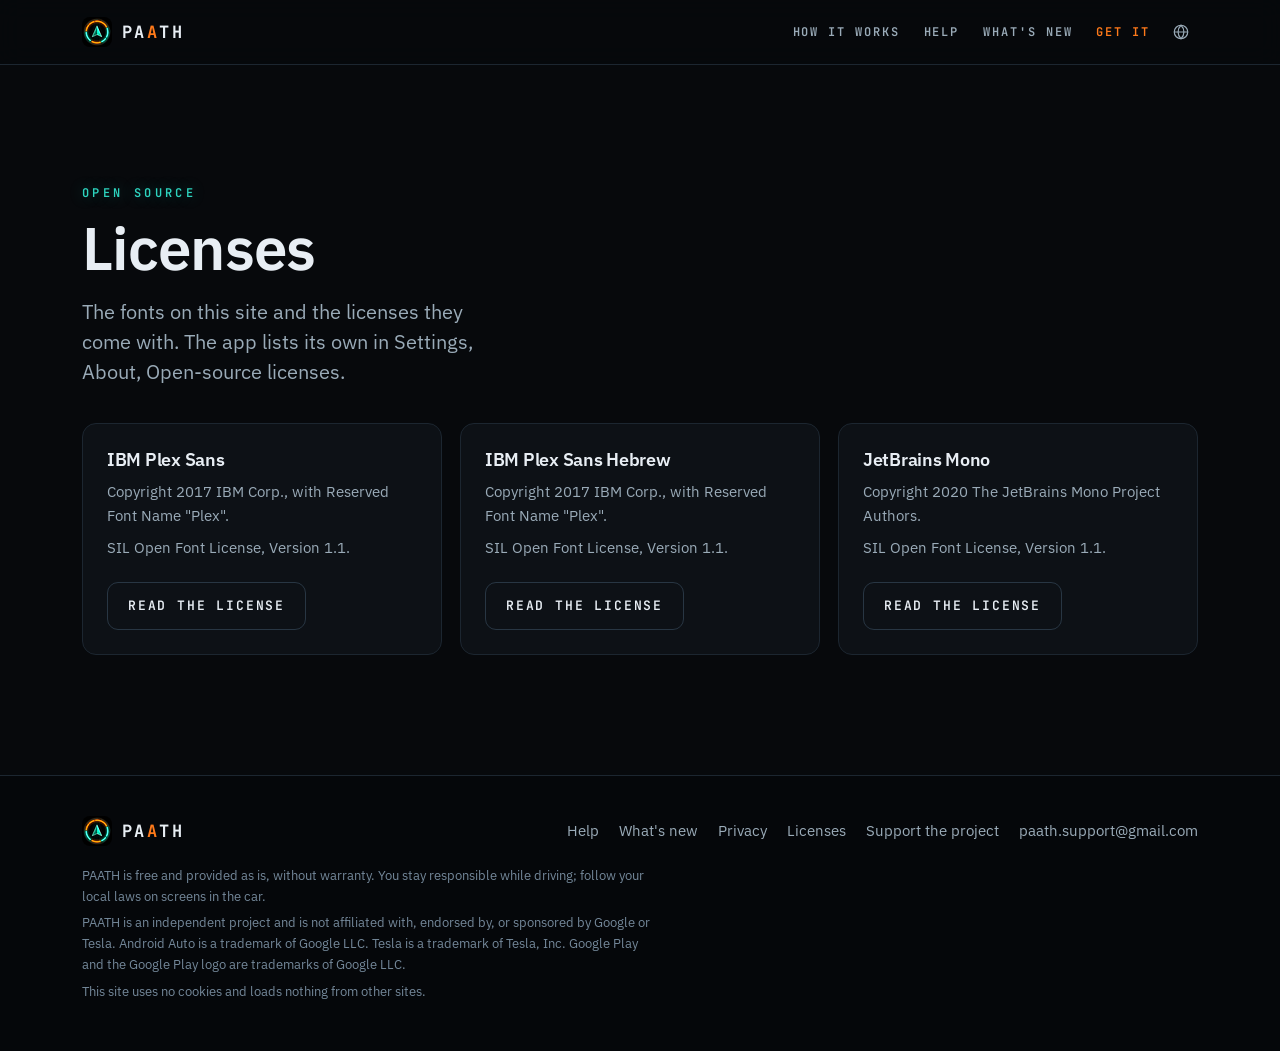
<file: licenses.html>
<!doctype html>
<html lang="en" dir="ltr">
<head>
<meta charset="utf-8">
<script>(function () { var pick = function pickLanguage(stored, referrer, host, languages) {
    if (stored === 'he') return 'he';
    if (stored === 'en') return 'en';
    var from = '';
    var path = '';
    try { if (referrer) { var u = new URL(referrer); from = u.host; path = u.pathname; } } catch (e) { from = ''; }
    if (from && from === host && /^\/(he\/)?([a-z0-9-]+\.html)?$/.test(path)) return 'en';
    var first = (languages && languages.length ? languages[0] : '') || '';
    return /^(he|iw)(-|$)/i.test(first) ? 'he' : 'en';
}; var stored = null; try { stored = localStorage.getItem('paath-lang'); } catch (e) {} var langs = navigator.languages && navigator.languages.length ? navigator.languages : [navigator.language || '']; if (pick(stored, document.referrer, location.host, langs) === 'he') location.replace('he/licenses.html' + location.hash); })();</script>
<meta name="viewport" content="width=device-width, initial-scale=1">
<title>Licenses: PAATH</title>
<meta name="description" content="The fonts on the PAATH website and the licenses they come with.">
<meta name="theme-color" content="#07090c">
<link rel="alternate" hreflang="en" href="https://paathsupport.github.io/licenses.html">
<link rel="alternate" hreflang="he" href="https://paathsupport.github.io/he/licenses.html">
<link rel="alternate" hreflang="x-default" href="https://paathsupport.github.io/licenses.html">

<link rel="icon" href="assets/favicon-32.png" sizes="32x32" type="image/png">
<link rel="apple-touch-icon" href="assets/apple-touch-icon.png">
<link rel="stylesheet" href="css/fonts.css">
<link rel="stylesheet" href="css/site.css">
</head>
<body>
<a class="skip" href="#main">Skip to content</a>
<header class="site-head">
  <div class="wrap head-row">
    <a class="logo" href="index.html" aria-label="PAATH home"><img src="assets/icon-30.png" srcset="assets/icon-60.png 2x, assets/icon-90.png 3x" alt="" width="30" height="30"><span>PA<span class="a">A</span>TH</span></a>
    <nav class="nav" aria-label="Main">
      <a class="nav-wide" href="index.html#how">HOW IT WORKS</a>
      <a href="help.html">HELP</a>
      <a class="nav-news" href="whats-new.html">WHAT'S NEW</a>
      
      <a class="nav-go" href="https://play.google.com/store/apps/details?id=app.tesomate.paath">GET IT</a>
      <details class="lang-pick">
        <summary aria-label="Language" title="Language"><svg class="globe" viewBox="0 0 24 24" width="18" height="18" aria-hidden="true" focusable="false"><circle cx="12" cy="12" r="9"/><path d="M3 12h18M12 3c2.6 2.5 3.9 5.5 3.9 9s-1.3 6.5-3.9 9c-2.6-2.5-3.9-5.5-3.9-9S9.4 5.5 12 3z"/></svg></summary>
        <div class="lang-menu"><a href="licenses.html" hreflang="en" lang="en" data-lang="en" aria-current="true">English</a><a href="he/licenses.html" hreflang="he" lang="he" data-lang="he">עברית</a></div>
      </details>
    </nav>
  </div>
</header>

<main id="main" class="licenses">
  <div class="wrap">
    <p class="kick">OPEN SOURCE</p>
    <h1>Licenses</h1>
    <p class="lead">The fonts on this site and the licenses they come with. The app lists its own in Settings, About, Open-source licenses.</p>
    <div class="grid-3 lic-grid">
      <div class="card">
        <h2><bdi lang="en">IBM Plex Sans</bdi></h2>
        <p><bdi lang="en">Copyright 2017 IBM Corp., with Reserved Font Name "Plex".</bdi></p>
        <p><bdi lang="en">SIL Open Font License, Version 1.1.</bdi></p>
        <a class="btn" href="assets/fonts/OFL-IBMPlexSans.txt" aria-label="Read the IBM Plex Sans license">READ THE LICENSE</a>
      </div>
      <div class="card">
        <h2><bdi lang="en">IBM Plex Sans Hebrew</bdi></h2>
        <p><bdi lang="en">Copyright 2017 IBM Corp., with Reserved Font Name "Plex".</bdi></p>
        <p><bdi lang="en">SIL Open Font License, Version 1.1.</bdi></p>
        <a class="btn" href="assets/fonts/OFL-IBMPlexSansHebrew.txt" aria-label="Read the IBM Plex Sans Hebrew license">READ THE LICENSE</a>
      </div>
      <div class="card">
        <h2><bdi lang="en">JetBrains Mono</bdi></h2>
        <p><bdi lang="en">Copyright 2020 The JetBrains Mono Project Authors.</bdi></p>
        <p><bdi lang="en">SIL Open Font License, Version 1.1.</bdi></p>
        <a class="btn" href="assets/fonts/OFL-JetBrainsMono.txt" aria-label="Read the JetBrains Mono license">READ THE LICENSE</a>
      </div>
    </div>
  </div>
</main>
<footer class="site-foot">
  <div class="wrap">
    <div class="foot-row">
      <a class="logo" href="index.html" aria-label="PAATH home"><img src="assets/icon-30.png" srcset="assets/icon-60.png 2x, assets/icon-90.png 3x" alt="" width="30" height="30"><span>PA<span class="a">A</span>TH</span></a>
      <nav class="foot-nav" aria-label="Footer">
        <a href="help.html">Help</a>
        <a href="whats-new.html">What's new</a>
        <a href="https://paathsupport.github.io/paath-site/">Privacy</a>
        <a href="licenses.html">Licenses</a>
        <a href="https://ko-fi.com/paath">Support the project</a>
        <a href="mailto:paath.support@gmail.com">paath.support@gmail.com</a>
      </nav>
    </div>
    <p class="legal">PAATH is free and provided as is, without warranty. You stay responsible while driving; follow your local laws on screens in the car.</p>
    <p class="legal">PAATH is an independent project and is not affiliated with, endorsed by, or sponsored by Google or Tesla. Android Auto is a trademark of Google LLC. Tesla is a trademark of Tesla, Inc. Google Play and the Google Play logo are trademarks of Google LLC.</p>
    <p class="legal">This site uses no cookies and loads nothing from other sites.</p>
  </div>
</footer>
<script>document.addEventListener('click', function (e) { var a = e.target.closest && e.target.closest('a[data-lang]'); if (!a) return; try { localStorage.setItem('paath-lang', a.getAttribute('data-lang')); } catch (err) {} a.setAttribute('href', a.getAttribute('href').split('#')[0] + location.hash); }); document.addEventListener('click', function (e) { var d = document.querySelector('details.lang-pick'); if (d && d.open && !d.contains(e.target)) d.open = false; }); document.addEventListener('keydown', function (e) { var d = document.querySelector('details.lang-pick'); if (e.key === 'Escape' && d && d.open) { d.open = false; d.querySelector('summary').focus(); } });</script>

</body>
</html>
</file>
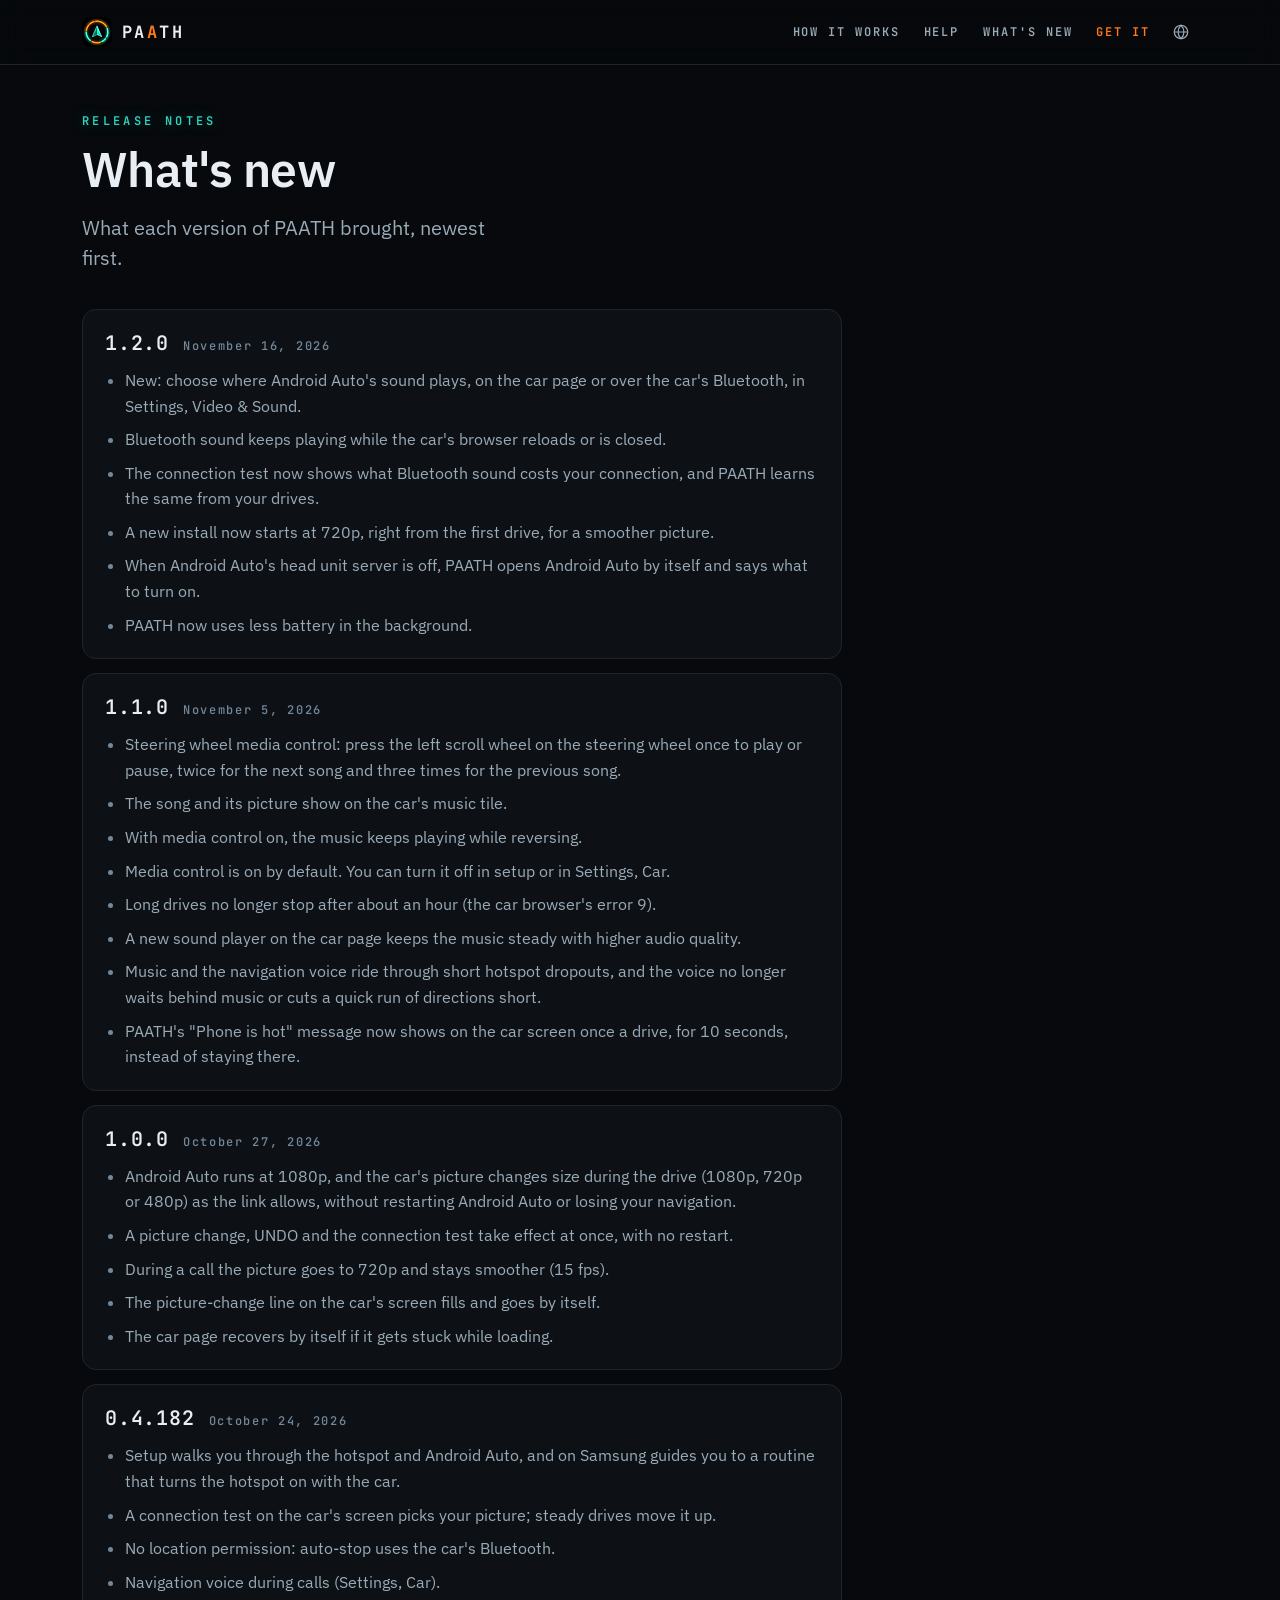
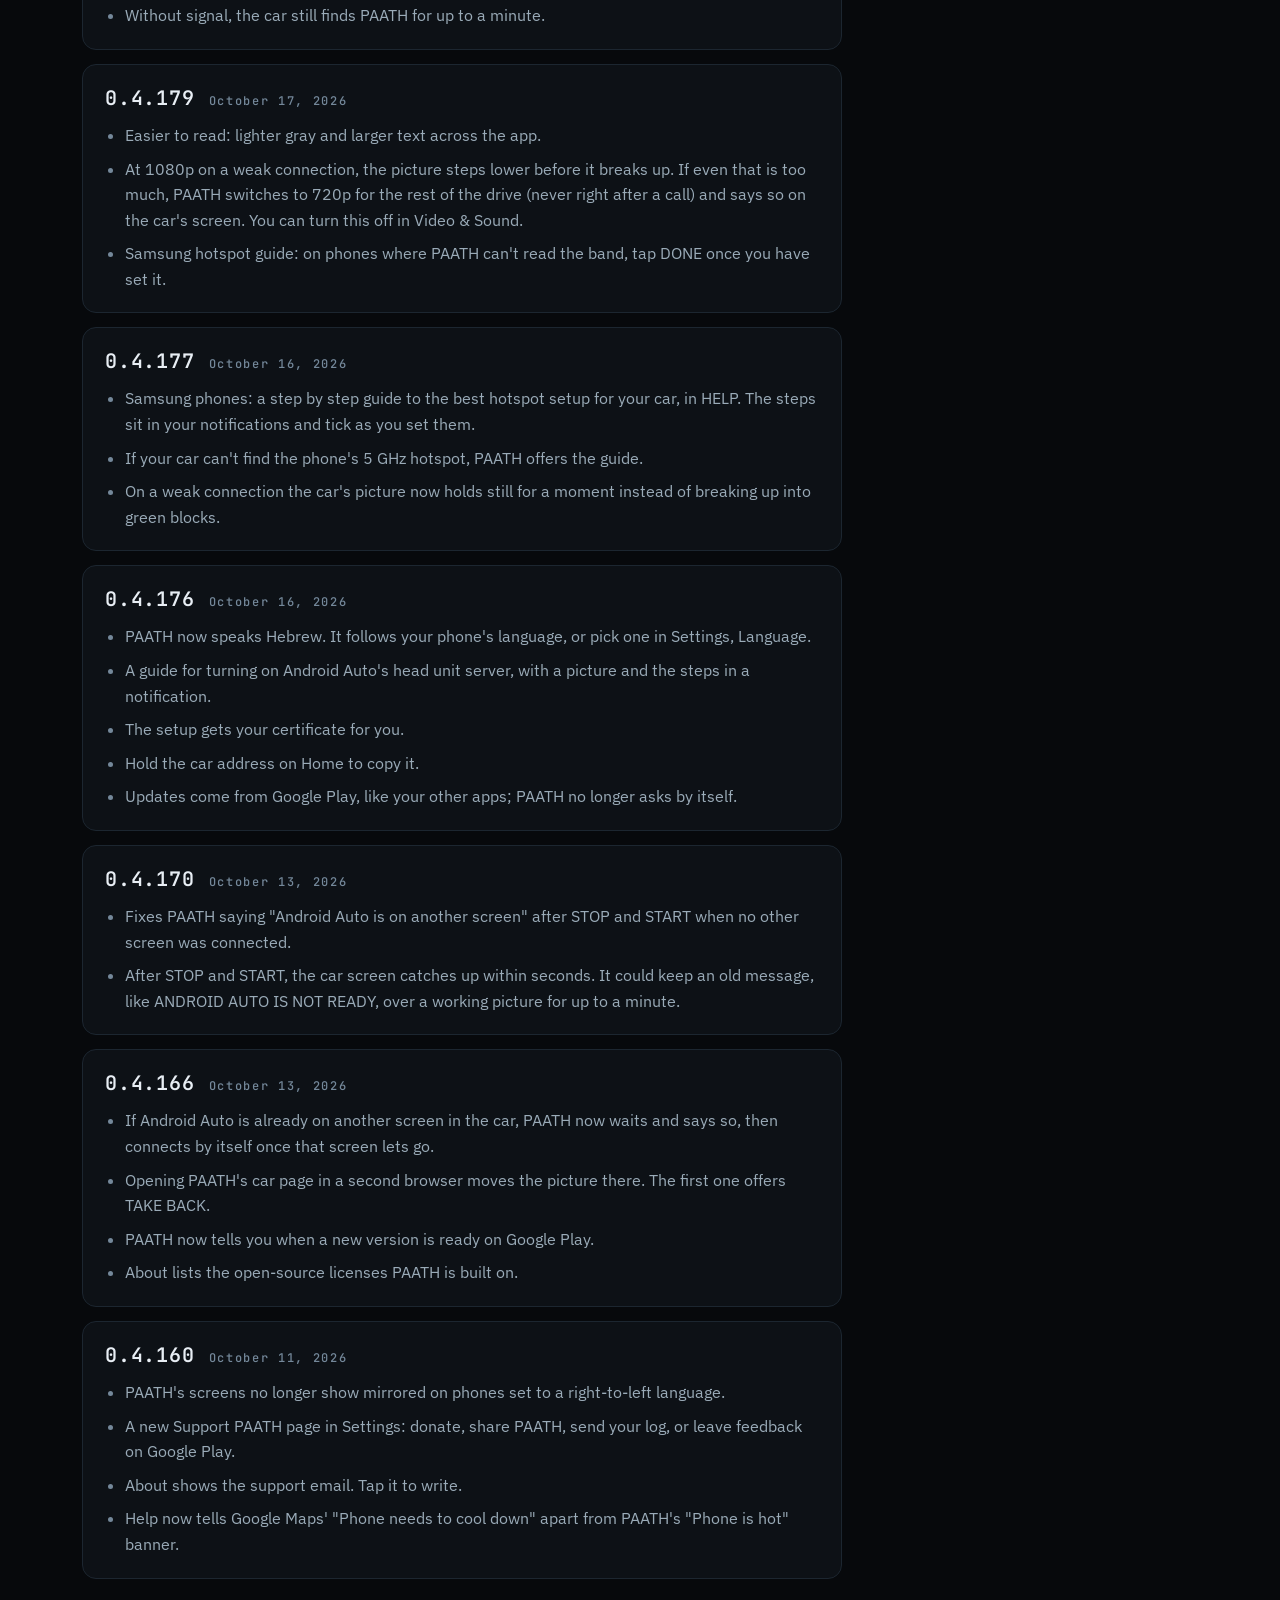
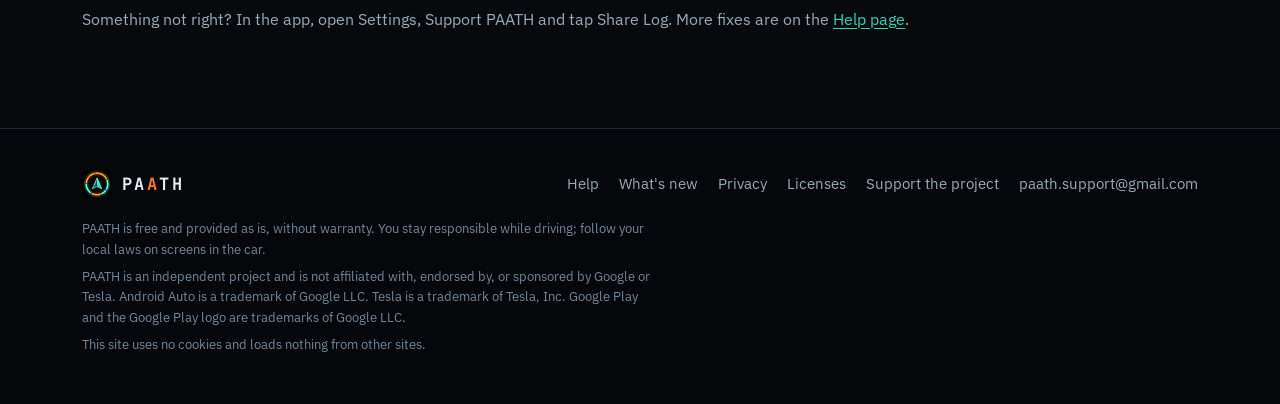
<file: whats-new.html>
<!doctype html>
<html lang="en" dir="ltr">
<head>
<meta charset="utf-8">
<script>(function () { var pick = function pickLanguage(stored, referrer, host, languages) {
    if (stored === 'he') return 'he';
    if (stored === 'en') return 'en';
    var from = '';
    var path = '';
    try { if (referrer) { var u = new URL(referrer); from = u.host; path = u.pathname; } } catch (e) { from = ''; }
    if (from && from === host && /^\/(he\/)?([a-z0-9-]+\.html)?$/.test(path)) return 'en';
    var first = (languages && languages.length ? languages[0] : '') || '';
    return /^(he|iw)(-|$)/i.test(first) ? 'he' : 'en';
}; var stored = null; try { stored = localStorage.getItem('paath-lang'); } catch (e) {} var langs = navigator.languages && navigator.languages.length ? navigator.languages : [navigator.language || '']; if (pick(stored, document.referrer, location.host, langs) === 'he') location.replace('he/whats-new.html' + location.hash); })();</script>
<meta name="viewport" content="width=device-width, initial-scale=1">
<title>What's new: PAATH</title>
<meta name="description" content="What each version of PAATH brought, newest first.">
<meta name="theme-color" content="#07090c">
<meta property="og:type" content="website">
<meta property="og:url" content="https://paathsupport.github.io/whats-new.html">
<meta property="og:locale" content="en_US">
<meta property="og:title" content="What's new in PAATH">
<meta property="og:description" content="What each version brought, newest first.">
<meta property="og:image" content="https://paathsupport.github.io/assets/og-image.png">
<meta name="twitter:card" content="summary_large_image">
<link rel="alternate" hreflang="en" href="https://paathsupport.github.io/whats-new.html">
<link rel="alternate" hreflang="he" href="https://paathsupport.github.io/he/whats-new.html">
<link rel="alternate" hreflang="x-default" href="https://paathsupport.github.io/whats-new.html">

<link rel="icon" href="assets/favicon-32.png" sizes="32x32" type="image/png">
<link rel="apple-touch-icon" href="assets/apple-touch-icon.png">
<link rel="stylesheet" href="css/fonts.css">
<link rel="stylesheet" href="css/site.css">
</head>
<body>
<a class="skip" href="#main">Skip to content</a>
<header class="site-head">
  <div class="wrap head-row">
    <a class="logo" href="index.html" aria-label="PAATH home"><img src="assets/icon-30.png" srcset="assets/icon-60.png 2x, assets/icon-90.png 3x" alt="" width="30" height="30"><span>PA<span class="a">A</span>TH</span></a>
    <nav class="nav" aria-label="Main">
      <a class="nav-wide" href="index.html#how">HOW IT WORKS</a>
      <a href="help.html">HELP</a>
      <a class="nav-news" href="whats-new.html">WHAT'S NEW</a>
      
      <a class="nav-go" href="https://play.google.com/store/apps/details?id=app.tesomate.paath">GET IT</a>
      <details class="lang-pick">
        <summary aria-label="Language" title="Language"><svg class="globe" viewBox="0 0 24 24" width="18" height="18" aria-hidden="true" focusable="false"><circle cx="12" cy="12" r="9"/><path d="M3 12h18M12 3c2.6 2.5 3.9 5.5 3.9 9s-1.3 6.5-3.9 9c-2.6-2.5-3.9-5.5-3.9-9S9.4 5.5 12 3z"/></svg></summary>
        <div class="lang-menu"><a href="whats-new.html" hreflang="en" lang="en" data-lang="en" aria-current="true">English</a><a href="he/whats-new.html" hreflang="he" lang="he" data-lang="he">עברית</a></div>
      </details>
    </nav>
  </div>
</header>

<main id="main" class="news">
  <div class="wrap">
    <p class="kick">RELEASE NOTES</p>
    <h1 class="news-h">What's new</h1>
    <p class="lead">What each version of PAATH brought, newest first.</p>
    <div class="news-list">
<section class="release" id="v1-2-0">
<div class="release-head"><h2>1.2.0</h2><time datetime="2026-11-16">November 16, 2026</time></div>
<ul class="steps">
<li>New: choose where Android Auto's sound plays, on the car page or over the car's Bluetooth, in Settings, Video &amp; Sound.</li>
<li>Bluetooth sound keeps playing while the car's browser reloads or is closed.</li>
<li>The connection test now shows what Bluetooth sound costs your connection, and PAATH learns the same from your drives.</li>
<li>A new install now starts at 720p, right from the first drive, for a smoother picture.</li>
<li>When Android Auto's head unit server is off, PAATH opens Android Auto by itself and says what to turn on.</li>
<li>PAATH now uses less battery in the background.</li>
</ul>
</section>
<section class="release" id="v1-1-0">
<div class="release-head"><h2>1.1.0</h2><time datetime="2026-11-05">November 5, 2026</time></div>
<ul class="steps">
<li>Steering wheel media control: press the left scroll wheel on the steering wheel once to play or pause, twice for the next song and three times for the previous song.</li>
<li>The song and its picture show on the car's music tile.</li>
<li>With media control on, the music keeps playing while reversing.</li>
<li>Media control is on by default. You can turn it off in setup or in Settings, Car.</li>
<li>Long drives no longer stop after about an hour (the car browser's error 9).</li>
<li>A new sound player on the car page keeps the music steady with higher audio quality.</li>
<li>Music and the navigation voice ride through short hotspot dropouts, and the voice no longer waits behind music or cuts a quick run of directions short.</li>
<li>PAATH's "Phone is hot" message now shows on the car screen once a drive, for 10 seconds, instead of staying there.</li>
</ul>
</section>
<section class="release" id="v1-0-0">
<div class="release-head"><h2>1.0.0</h2><time datetime="2026-10-27">October 27, 2026</time></div>
<ul class="steps">
<li>Android Auto runs at 1080p, and the car's picture changes size during the drive (1080p, 720p or 480p) as the link allows, without restarting Android Auto or losing your navigation.</li>
<li>A picture change, UNDO and the connection test take effect at once, with no restart.</li>
<li>During a call the picture goes to 720p and stays smoother (15 fps).</li>
<li>The picture-change line on the car's screen fills and goes by itself.</li>
<li>The car page recovers by itself if it gets stuck while loading.</li>
</ul>
</section>
<section class="release" id="v0-4-182">
<div class="release-head"><h2>0.4.182</h2><time datetime="2026-10-24">October 24, 2026</time></div>
<ul class="steps">
<li>Setup walks you through the hotspot and Android Auto, and on Samsung guides you to a routine that turns the hotspot on with the car.</li>
<li>A connection test on the car's screen picks your picture; steady drives move it up.</li>
<li>No location permission: auto-stop uses the car's Bluetooth.</li>
<li>Navigation voice during calls (Settings, Car).</li>
<li>Without signal, the car still finds PAATH for up to a minute.</li>
</ul>
</section>
<section class="release" id="v0-4-179">
<div class="release-head"><h2>0.4.179</h2><time datetime="2026-10-17">October 17, 2026</time></div>
<ul class="steps">
<li>Easier to read: lighter gray and larger text across the app.</li>
<li>At 1080p on a weak connection, the picture steps lower before it breaks up. If even that is too much, PAATH switches to 720p for the rest of the drive (never right after a call) and says so on the car's screen. You can turn this off in Video &amp; Sound.</li>
<li>Samsung hotspot guide: on phones where PAATH can't read the band, tap DONE once you have set it.</li>
</ul>
</section>
<section class="release" id="v0-4-177">
<div class="release-head"><h2>0.4.177</h2><time datetime="2026-10-16">October 16, 2026</time></div>
<ul class="steps">
<li>Samsung phones: a step by step guide to the best hotspot setup for your car, in HELP. The steps sit in your notifications and tick as you set them.</li>
<li>If your car can't find the phone's 5 GHz hotspot, PAATH offers the guide.</li>
<li>On a weak connection the car's picture now holds still for a moment instead of breaking up into green blocks.</li>
</ul>
</section>
<section class="release" id="v0-4-176">
<div class="release-head"><h2>0.4.176</h2><time datetime="2026-10-16">October 16, 2026</time></div>
<ul class="steps">
<li>PAATH now speaks Hebrew. It follows your phone's language, or pick one in Settings, Language.</li>
<li>A guide for turning on Android Auto's head unit server, with a picture and the steps in a notification.</li>
<li>The setup gets your certificate for you.</li>
<li>Hold the car address on Home to copy it.</li>
<li>Updates come from Google Play, like your other apps; PAATH no longer asks by itself.</li>
</ul>
</section>
<section class="release" id="v0-4-170">
<div class="release-head"><h2>0.4.170</h2><time datetime="2026-10-13">October 13, 2026</time></div>
<ul class="steps">
<li>Fixes PAATH saying "Android Auto is on another screen" after STOP and START when no other screen was connected.</li>
<li>After STOP and START, the car screen catches up within seconds. It could keep an old message, like ANDROID AUTO IS NOT READY, over a working picture for up to a minute.</li>
</ul>
</section>
<section class="release" id="v0-4-166">
<div class="release-head"><h2>0.4.166</h2><time datetime="2026-10-13">October 13, 2026</time></div>
<ul class="steps">
<li>If Android Auto is already on another screen in the car, PAATH now waits and says so, then connects by itself once that screen lets go.</li>
<li>Opening PAATH's car page in a second browser moves the picture there. The first one offers TAKE BACK.</li>
<li>PAATH now tells you when a new version is ready on Google Play.</li>
<li>About lists the open-source licenses PAATH is built on.</li>
</ul>
</section>
<section class="release" id="v0-4-160">
<div class="release-head"><h2>0.4.160</h2><time datetime="2026-10-11">October 11, 2026</time></div>
<ul class="steps">
<li>PAATH's screens no longer show mirrored on phones set to a right-to-left language.</li>
<li>A new Support PAATH page in Settings: donate, share PAATH, send your log, or leave feedback on Google Play.</li>
<li>About shows the support email. Tap it to write.</li>
<li>Help now tells Google Maps' "Phone needs to cool down" apart from PAATH's "Phone is hot" banner.</li>
</ul>
</section>
    </div>
    <p class="more">Something not right? In the app, open Settings, Support PAATH and tap Share Log. More fixes are on the <a href="help.html">Help page</a>.</p>
  </div>
</main>
<footer class="site-foot">
  <div class="wrap">
    <div class="foot-row">
      <a class="logo" href="index.html" aria-label="PAATH home"><img src="assets/icon-30.png" srcset="assets/icon-60.png 2x, assets/icon-90.png 3x" alt="" width="30" height="30"><span>PA<span class="a">A</span>TH</span></a>
      <nav class="foot-nav" aria-label="Footer">
        <a href="help.html">Help</a>
        <a href="whats-new.html">What's new</a>
        <a href="https://paathsupport.github.io/paath-site/">Privacy</a>
        <a href="licenses.html">Licenses</a>
        <a href="https://ko-fi.com/paath">Support the project</a>
        <a href="mailto:paath.support@gmail.com">paath.support@gmail.com</a>
      </nav>
    </div>
    <p class="legal">PAATH is free and provided as is, without warranty. You stay responsible while driving; follow your local laws on screens in the car.</p>
    <p class="legal">PAATH is an independent project and is not affiliated with, endorsed by, or sponsored by Google or Tesla. Android Auto is a trademark of Google LLC. Tesla is a trademark of Tesla, Inc. Google Play and the Google Play logo are trademarks of Google LLC.</p>
    <p class="legal">This site uses no cookies and loads nothing from other sites.</p>
  </div>
</footer>
<script>document.addEventListener('click', function (e) { var a = e.target.closest && e.target.closest('a[data-lang]'); if (!a) return; try { localStorage.setItem('paath-lang', a.getAttribute('data-lang')); } catch (err) {} a.setAttribute('href', a.getAttribute('href').split('#')[0] + location.hash); }); document.addEventListener('click', function (e) { var d = document.querySelector('details.lang-pick'); if (d && d.open && !d.contains(e.target)) d.open = false; }); document.addEventListener('keydown', function (e) { var d = document.querySelector('details.lang-pick'); if (e.key === 'Escape' && d && d.open) { d.open = false; d.querySelector('summary').focus(); } });</script>

</body>
</html>
</file>
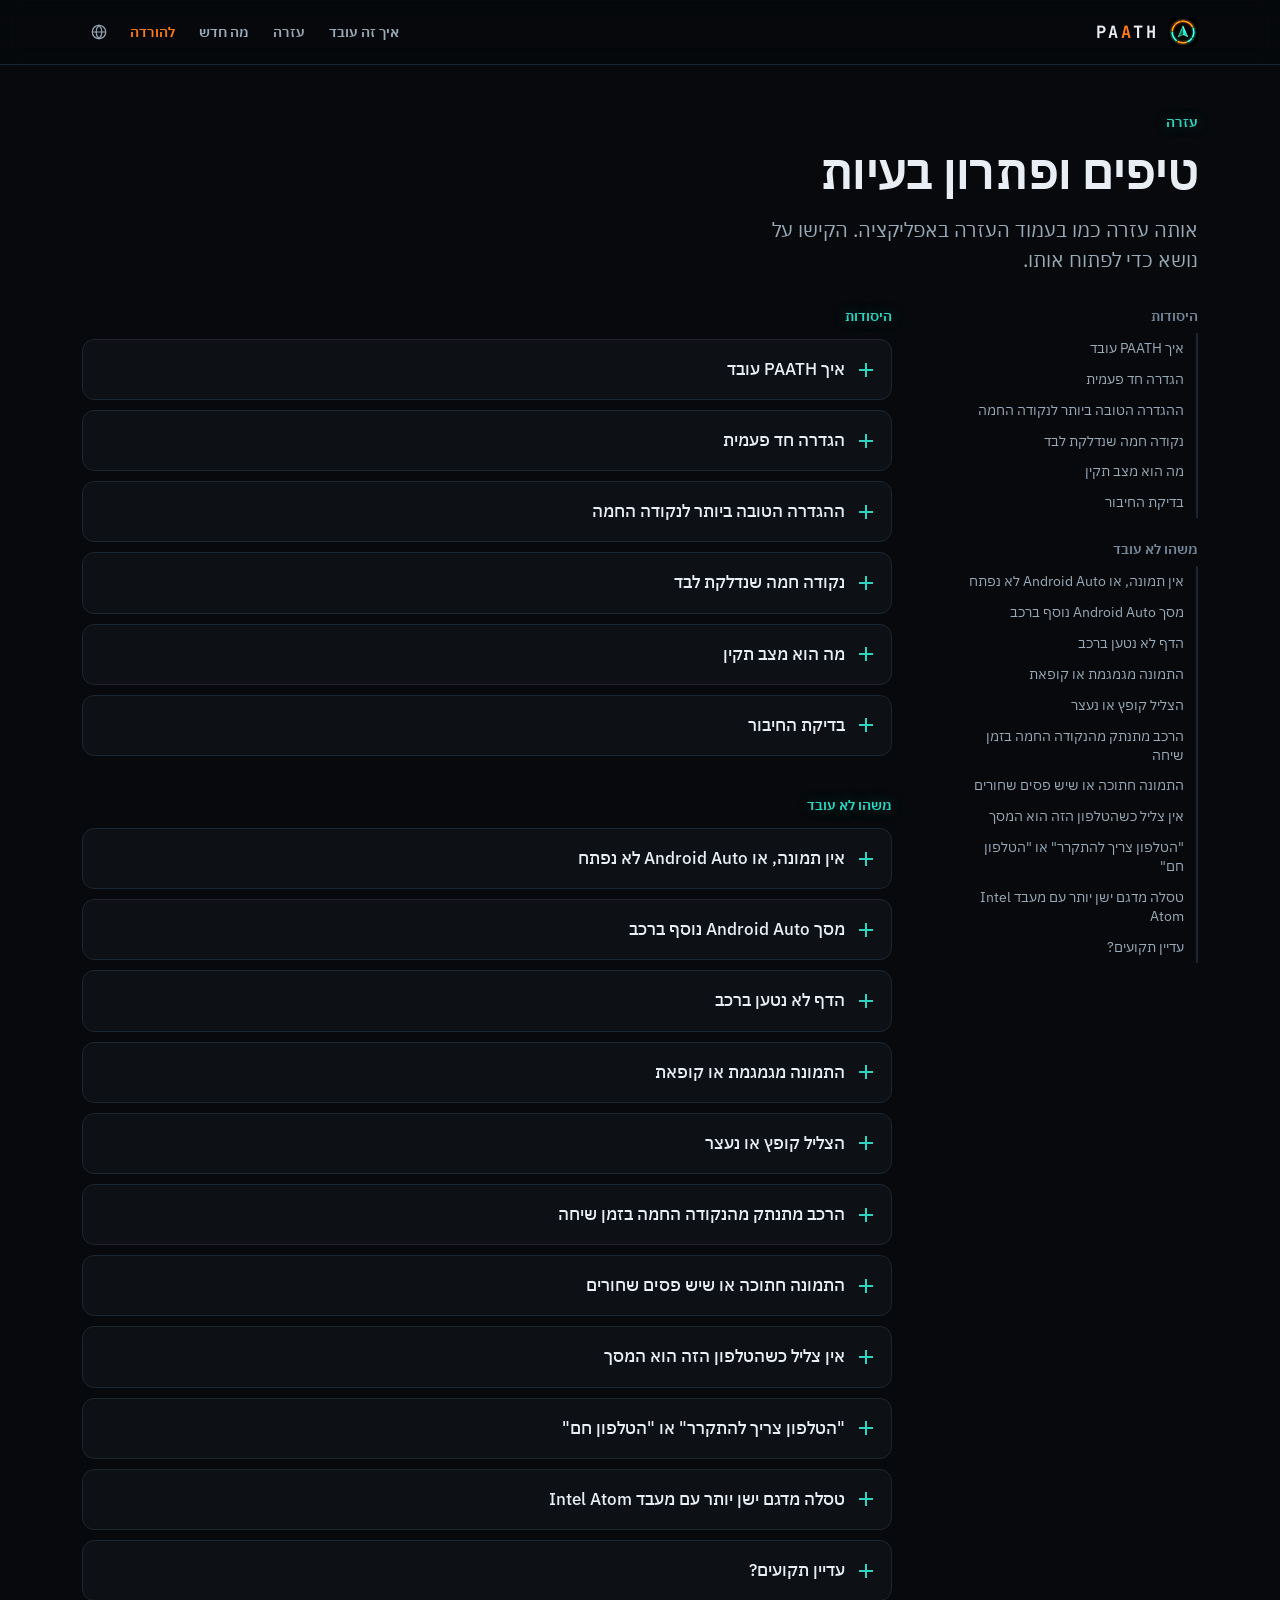
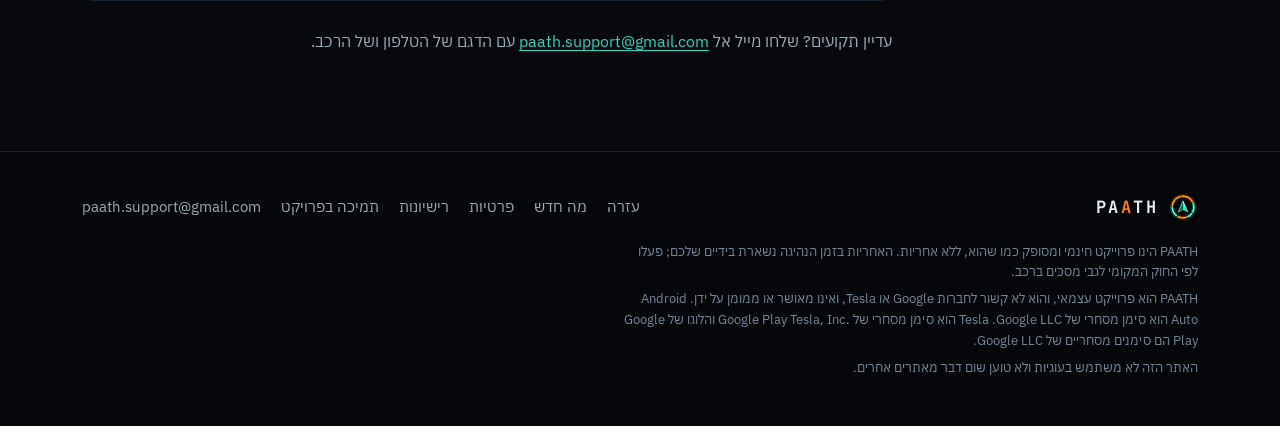
<file: he/help.html>
<!doctype html>
<html lang="he" dir="rtl">
<head>
<meta charset="utf-8">

<meta name="viewport" content="width=device-width, initial-scale=1">
<title>עזרה: PAATH</title>
<meta name="description" content="הגדרה, טיפים ופתרונות ל-PAATH, אותה עזרה כמו בעמוד העזרה באפליקציה.">
<meta name="theme-color" content="#07090c">
<meta property="og:type" content="website">
<meta property="og:url" content="https://paathsupport.github.io/he/help.html">
<meta property="og:locale" content="he_IL">
<meta property="og:title" content="העזרה של PAATH: הגדרה, טיפים ופתרונות">
<meta property="og:description" content="אותה עזרה כמו בעמוד העזרה באפליקציה.">
<meta property="og:image" content="https://paathsupport.github.io/assets/og-image.png">
<meta name="twitter:card" content="summary_large_image">
<link rel="alternate" hreflang="en" href="https://paathsupport.github.io/help.html">
<link rel="alternate" hreflang="he" href="https://paathsupport.github.io/he/help.html">
<link rel="alternate" hreflang="x-default" href="https://paathsupport.github.io/help.html">

<link rel="icon" href="../assets/favicon-32.png" sizes="32x32" type="image/png">
<link rel="apple-touch-icon" href="../assets/apple-touch-icon.png">
<link rel="stylesheet" href="../css/fonts.css">
<link rel="stylesheet" href="../css/site.css">
</head>
<body>
<a class="skip" href="#main">דילוג לתוכן</a>
<header class="site-head">
  <div class="wrap head-row">
    <a class="logo" href="index.html" aria-label="דף הבית של PAATH"><img src="../assets/icon-30.png" srcset="../assets/icon-60.png 2x, ../assets/icon-90.png 3x" alt="" width="30" height="30"><span>PA<span class="a">A</span>TH</span></a>
    <nav class="nav" aria-label="ראשי">
      <a class="nav-wide" href="index.html#how">איך זה עובד</a>
      <a href="help.html">עזרה</a>
      <a class="nav-news" href="whats-new.html">מה חדש</a>
      
      <a class="nav-go" href="https://play.google.com/store/apps/details?id=app.tesomate.paath">להורדה</a>
      <details class="lang-pick">
        <summary aria-label="שפה" title="שפה"><svg class="globe" viewBox="0 0 24 24" width="18" height="18" aria-hidden="true" focusable="false"><circle cx="12" cy="12" r="9"/><path d="M3 12h18M12 3c2.6 2.5 3.9 5.5 3.9 9s-1.3 6.5-3.9 9c-2.6-2.5-3.9-5.5-3.9-9S9.4 5.5 12 3z"/></svg></summary>
        <div class="lang-menu"><a href="../help.html" hreflang="en" lang="en" data-lang="en">English</a><a href="help.html" hreflang="he" lang="he" data-lang="he" aria-current="true">עברית</a></div>
      </details>
    </nav>
  </div>
</header>

<main id="main" class="help">
  <div class="wrap">
    <div class="help-intro">
      <p class="kick">עזרה</p>
      <h1 class="help-h">טיפים ופתרון בעיות</h1>
      <p class="lead">אותה עזרה כמו בעמוד העזרה באפליקציה. הקישו על נושא כדי לפתוח אותו.</p>
    </div>
    <div class="help-grid">
      <aside class="help-side">
<nav class="toc" aria-label="נושאי העזרה">
<p class="toc-h">היסודות</p>
<ul>
<li><a href="#how-paath-works">איך PAATH עובד</a></li>
<li><a href="#one-time-setup">הגדרה חד פעמית</a></li>
<li><a href="#best-hotspot-setup">ההגדרה הטובה ביותר לנקודה החמה</a></li>
<li><a href="#hotspot-on-by-itself">נקודה חמה שנדלקת לבד</a></li>
<li><a href="#what-is-normal">מה הוא מצב תקין</a></li>
<li><a href="#the-connection-test">בדיקת החיבור</a></li>
</ul>
<p class="toc-h">משהו לא עובד</p>
<ul>
<li><a href="#no-picture-or-android-auto-does-not-open">אין תמונה, או Android Auto לא נפתח</a></li>
<li><a href="#another-android-auto-screen-in-the-car">מסך Android Auto נוסף ברכב</a></li>
<li><a href="#page-does-not-load-in-the-car">הדף לא נטען ברכב</a></li>
<li><a href="#picture-stutters-or-freezes">התמונה מגמגמת או קופאת</a></li>
<li><a href="#sound-is-choppy-or-stops">הצליל קופץ או נעצר</a></li>
<li><a href="#car-drops-off-the-hotspot-during-a-call">הרכב מתנתק מהנקודה החמה בזמן שיחה</a></li>
<li><a href="#picture-is-cut-off-or-has-black-bars">התמונה חתוכה או שיש פסים שחורים</a></li>
<li><a href="#no-sound-when-this-phone-is-the-screen">אין צליל כשהטלפון הזה הוא המסך</a></li>
<li><a href="#phone-needs-to-cool-down-or-phone-is-hot">&quot;הטלפון צריך להתקרר&quot; או &quot;הטלפון חם&quot;</a></li>
<li><a href="#older-tesla-with-an-intel-atom-processor">טסלה מדגם ישן יותר עם מעבד Intel Atom</a></li>
<li><a href="#still-stuck">עדיין תקועים?</a></li>
</ul>
</nav>
      </aside>
      <div class="help-main">
<section class="help-group" aria-labelledby="basics">
<h2 class="kick" id="basics">היסודות</h2>
<details class="entry" id="how-paath-works">
<summary><span class="mk" aria-hidden="true"></span><span>איך PAATH עובד</span></summary>
<div class="entry-body">
<ul class="steps">
<li>הטלפון שלכם מריץ את Android Auto כאילו הוא מחובר לרכב. PAATH לוקח את התמונה והאודיו ושולח אותם לדפדפן של הטסלה שלכם דרך הנקודה החמה של הטלפון. אתם מפעילים את Android Auto מהמסך של הרכב, והטלפון נשאר בכיס.</li>
<li>PAATH הינו פרוייקט חינמי ומסופק כמו שהוא, ללא אחריות. האחריות בזמן הנהיגה נשארת בידיים שלכם; פעלו לפי החוק המקומי לגבי מסכים ברכב.</li>
</ul>

</div>
</details>
<details class="entry" id="one-time-setup">
<summary><span class="mk" aria-hidden="true"></span><span>הגדרה חד פעמית</span></summary>
<div class="entry-body">
<ol class="steps">
<li>פתחו את ההגדרות של Android Auto, גללו עד הסוף והקישו פעם אחת על גרסה (Version); השורה נפתחת למידע על גרסאות והרשאות (Version and permission info). הקישו עליה בערך 10 פעמים נוספות כדי להפעיל את הגדרות למפתחים (Developer settings).</li>
<li>גללו חזרה למעלה, הקישו על ⋮ (שלוש הנקודות) למעלה מימין ובחרו הפעלת שרת של יחידה ראשית (Start head unit server).</li>
<li>באפליקציית PAATH, הקישו על &quot;הפעלה&quot;. אם Android מבקש לאשר VPN, אשרו. PAATH משתמש בו רק כדי לתת לרכב כתובת קבועה להגיע אליה; תעבורת האינטרנט שלכם לא עוברת דרכו.</li>
<li>הפעילו את הנקודה החמה וחברו אליה את הרכב.</li>
<li>בדפדפן של הרכב, פתחו את הכתובת שמופיעה במסך הבית של PAATH.</li>
<li>צימוד הרכב באפליקציית PAATH הוא לא חובה. בזכותו PAATH מתחיל לבד כשאתם נכנסים לרכב. כדי שהוא גם יעצור כשאתם יוצאים, הפעילו את עצירת שידור כשיוצאים מהרכב בהגדרות, רכב.</li>
</ol>
<p class="inapp">באפליקציה: הכפתור הגדרות Android Auto בעמוד העזרה.</p>
</div>
</details>
<details class="entry" id="best-hotspot-setup">
<summary><span class="mk" aria-hidden="true"></span><span>ההגדרה הטובה ביותר לנקודה החמה</span></summary>
<div class="entry-body">
<ul class="steps">
<li>השתמשו בתדר 5 GHz אם הטלפון מציע אותו והרכב מתחבר אליו.</li>
<li>אחרת השתמשו בתדר 2.4 GHz וקבעו את ערוץ שידור (Broadcast channel) על 11.</li>
<li><span class="tag tag-samsung">סמסונג</span> ההגדרה ערוץ שידור (Broadcast channel) נמצאת אחרי הקשה על תדר (Band), תחת מתקדם (Advanced), ומופיעה רק כשנתב אלחוטי נייד אוטומטי (Auto Hotspot) ושיתוף Wi-Fi (Wi-Fi sharing) כבויים. שינוי נכנס לתוקף אחרי שמכבים ומפעילים את נתב אלחוטי נייד (Mobile Hotspot).</li>
<li><span class="tag tag-others">טלפונים אחרים</span> חפשו בהגדרות של הנקודה החמה אפשרות של ערוץ או ערוץ שידור. לא בכל טלפון יש אותה.</li>
<li>השאירו את הנתונים הניידים פועלים. הרכב עוזב תוך שנייה נקודה חמה שאין בה אינטרנט.</li>
</ul>
<p class="inapp"><span class="tag tag-samsung">סמסונג</span> באפליקציה: הכפתור מדריך צעד אחר צעד בעמוד העזרה.</p>
<p class="inapp">באפליקציה: הכפתור הגדרות נקודה חמה בעמוד העזרה.</p>
</div>
</details>
<details class="entry" id="hotspot-on-by-itself">
<summary><span class="mk" aria-hidden="true"></span><span>נקודה חמה שנדלקת לבד</span></summary>
<div class="entry-body">
<ol class="steps">
<li><span class="tag tag-samsung">סמסונג</span> פתחו את מצבים ושגרות (Modes and Routines), בהגדרות (Settings) של הטלפון.</li>
<li><span class="tag tag-samsung">סמסונג</span> הקישו על + למעלה, צור שגרה (Create routine).</li>
<li><span class="tag tag-samsung">סמסונג</span> תחת אם (If), הקישו על הוסף את הגורם שיפעיל שגרה זו (Add what will trigger this routine). גללו למטה אל חיבורים (Connections) והקישו על מכשיר Bluetooth (Bluetooth device).</li>
<li><span class="tag tag-samsung">סמסונג</span> הקישו על מכשיר (Device), ואז על הרכב שלכם תחת מכשירים משויכים (Paired devices). מחובר (Connected) כבר נבחר, אז הקישו על בוצע (Done).</li>
<li><span class="tag tag-samsung">סמסונג</span> תחת אז (Then), הקישו על הוסף דברים ששגרה זו תבצע (Add what this routine will do). הקישו על חיבורים (Connections), גללו למטה והקישו על נתב אלחוטי נייד (Mobile Hotspot).</li>
<li><span class="tag tag-samsung">סמסונג</span> מופעל (On) כבר נבחר, אז הקישו על בוצע (Done). את ההגדרה כשהשגרה מסתיימת (When routine ends) השאירו כמו שהיא: היא כבר נכונה.</li>
<li><span class="tag tag-samsung">סמסונג</span> הקישו על שמור (Save) למטה, תנו לשגרה את השם PAATH, ואז הקישו על בוצע (Done).</li>
</ol>
<p class="step-apart"><span class="tag tag-others">טלפונים אחרים</span> בטלפונים אחרים אין שגרות. PAATH יכול להפעיל את הנקודה החמה בעזרת האפליקציה החינמית Shizuku: באפליקציית PAATH, הגדרות, רשת, מתקדם.</p>
<p class="inapp"><span class="tag tag-samsung">סמסונג</span> באפליקציה: הכפתור הגדרת שגרה בעמוד העזרה.</p>
</div>
</details>
<details class="entry" id="what-is-normal">
<summary><span class="mk" aria-hidden="true"></span><span>מה הוא מצב תקין</span></summary>
<div class="entry-body">
<ul class="steps">
<li>התמונה נעצרת בזמן נסיעה לאחור. הרכב מעביר את המסך למצלמות, והתמונה חוזרת אחר כך.</li>
<li>המוזיקה מתנגנת באיחור של שנייה בערך. המרווח הזה שומר עליה חלקה בשיבושים קצרים.</li>
<li>קול הניווט מתחיל באיחור של חצי שנייה בערך, מאותה סיבה.</li>
<li>בזמן שיחת טלפון התמונה יורדת באיכות בכוונה, כדי שתמשיך לזוז.</li>
<li>הטלפון מתחמם. רוב החום מגיע מהפעלת Android Auto, מהנקודה החמה ומהבלוטות', לא מאיכות התמונה.</li>
<li>אם עצירת שידור כשיוצאים מהרכב פועלת, PAATH נעצר בערך 25 שניות אחרי שאתם יוצאים.</li>
<li>לתמונה חדה יותר, בחרו &quot;חדה&quot; בהגדרות, וידאו ושמע. אם היא מתקשה בנסיעה, PAATH חוזר לבד ל&quot;מאוזנת&quot;.</li>
</ul>

</div>
</details>
<details class="entry" id="the-connection-test">
<summary><span class="mk" aria-hidden="true"></span><span>בדיקת החיבור</span></summary>
<div class="entry-body">
<ul class="steps">
<li>בנסיעה הראשונה עם רכב, מסך הרכב מציע בדיקה של פחות מדקה. הריצו אותה כשהרכב עומד.</li>
<li>היא בודקת מה מסך הרכב מציג, מה הטלפון שלכם מייצר ומה הקישור מעביר, ואז בוחרת &quot;יציבה&quot; או &quot;מאוזנת&quot; ומסבירה למה.</li>
<li>אחרי כמה נסיעות יציבות PAATH מעלה את התמונה לבד, ואחרי כמה נסיעות שמתקשות הוא מוריד אותה. שיחות טלפון ונסיעה לאחור לא נספרות.</li>
<li>הריצו אותה שוב בהגדרות, וידאו ושמע, כשהאפליקציה PAATH פתוחה ברכב.</li>
</ul>
<p class="inapp">באפליקציה: הכפתור הגדרות וידאו ושמע בעמוד העזרה.</p>
</div>
</details>
</section>
<section class="help-group" aria-labelledby="troubleshooting">
<h2 class="kick" id="troubleshooting">משהו לא עובד</h2>
<details class="entry" id="no-picture-or-android-auto-does-not-open">
<summary><span class="mk" aria-hidden="true"></span><span>אין תמונה, או Android Auto לא נפתח</span></summary>
<div class="entry-body">
<ol class="steps">
<li>בטלו את נעילת הטלפון. ייתכן שהאפליקציה Android Auto מחכה לכם. אם מופיעה התראה של PAATH, הקישו עליה. נא לא להפריע (Do Not Disturb) יכול להסתיר אותה.</li>
<li>אם PAATH מודיע שהאפליקציה Android Auto לא מגיבה, סגרו את כל האפליקציות האחרונות, ואז פתחו את ההגדרות של Android Auto והקישו שוב על הפעלת שרת של יחידה ראשית (Start head unit server). עצירה והפעלה של PAATH לא פותרות את זה.</li>
<li>אם הטלפון הופעל מחדש או שהאפליקציה Android Auto נסגרה, בדקו שהפעלת שרת של יחידה ראשית (Start head unit server) פועלת. היא לא נדלקת שוב מעצמה.</li>
<li>ודאו שהאפליקציה Android Auto מעודכנת. גרסאות ישנות מאוד לא עובדות עם PAATH.</li>
</ol>
<p class="inapp">באפליקציה: הכפתור הגדרות Android Auto בעמוד העזרה.</p>
</div>
</details>
<details class="entry" id="another-android-auto-screen-in-the-car">
<summary><span class="mk" aria-hidden="true"></span><span>מסך Android Auto נוסף ברכב</span></summary>
<div class="entry-body">
<ul class="steps">
<li>Android Auto בטלפון עובד עם מסך אחד בכל פעם. אם מסך אחר ברכב מחובר אליו, כמו מסך או מתאם של Android Auto אלחוטי, או רכב שמחובר בכבל, הדפדפן של הרכב מציג הודעה שהאפליקציה Android Auto מחוברת למסך אחר, ובינתיים PAATH מחכה.</li>
<li>כבו את המסך השני או נתקו אותו, ואז PAATH יתחבר לבד תוך כמה שניות.</li>
<li>כדי שהוא לא יתחבר, בלי לאבד אותו, חפשו בהגדרות של Android Auto מתג שימוש אלחוטי ב‑Android Auto (Wireless Android Auto) וכבו אותו. לא בכל טלפון יש אותו.</li>
<li>אל תסירו את הרכב מההגדרות של Android Auto ואל תבטלו את הצימוד שלו רק בשביל זה, והשאירו את הבלוטות' פועל. מפתח הרכב וההפעלה האוטומטית של PAATH משתמשים בו.</li>
</ul>
<p class="inapp">באפליקציה: הכפתור הגדרות Android Auto בעמוד העזרה.</p>
</div>
</details>
<details class="entry" id="page-does-not-load-in-the-car">
<summary><span class="mk" aria-hidden="true"></span><span>הדף לא נטען ברכב</span></summary>
<div class="entry-body">
<ol class="steps">
<li>בדקו שהרכב מחובר לנקודה החמה של הטלפון.</li>
<li>בדקו שהנתונים הניידים פועלים. הרכב עוזב תוך שנייה נקודה חמה בלי אינטרנט.</li>
<li>בדקו שהאפליקציה PAATH פועלת.</li>
<li>השתמשו בכתובת שמופיעה במסך הבית של PAATH, כולל ⁦https://⁩: יש רכבים שלא פותחים אותה בלי זה.</li>
<li>אחרי עדכון של PAATH, טענו מחדש את הדף ברכב פעם אחת.</li>
</ol>
<p class="inapp">באפליקציה: הכפתור הגדרות נקודה חמה בעמוד העזרה.</p>
</div>
</details>
<details class="entry" id="picture-stutters-or-freezes">
<summary><span class="mk" aria-hidden="true"></span><span>התמונה מגמגמת או קופאת</span></summary>
<div class="entry-body">
<ol class="steps">
<li>כבו את שמע המדיה בבלוטות' של הרכב. זה עשה את ההבדל הכי גדול בבדיקות שלנו.</li>
<li>השתמשו בתדר 5 GHz אם הטלפון והרכב מאפשרים זאת. אחרת קבעו את ערוץ שידור (Broadcast channel) על 11.</li>
<li><span class="tag tag-samsung">סמסונג</span> קודם כבו את נתב אלחוטי נייד אוטומטי (Auto Hotspot) ואת שיתוף Wi-Fi (Wi-Fi sharing), אחרת ההגדרה ערוץ שידור (Broadcast channel) נשארת מוסתרת. שינוי נכנס לתוקף אחרי שמכבים ומפעילים את נתב אלחוטי נייד (Mobile Hotspot).</li>
<li>אל תטענו מחדש את הדף בזמן קפיאה. הוא מתאושש לבד.</li>
<li>בתדר 2.4 GHz יכולות להיות קפיאות קצרות בזמן שיחות טלפון. התמונה יורדת באיכות בכוונה כדי לעבור אותן.</li>
</ol>
<p class="inapp">באפליקציה: הכפתור הגדרות בלוטות' בעמוד העזרה.</p>
<p class="inapp">באפליקציה: הכפתור הגדרות נקודה חמה בעמוד העזרה.</p>
</div>
</details>
<details class="entry" id="sound-is-choppy-or-stops">
<summary><span class="mk" aria-hidden="true"></span><span>הצליל קופץ או נעצר</span></summary>
<div class="entry-body">
<ol class="steps">
<li>הפעילו שמע Opus בהגדרות, וידאו ושמע.</li>
<li>השלבים לתמונה מגמגמת עוזרים גם לצליל.</li>
</ol>
<p class="inapp">באפליקציה: הכפתור הגדרות וידאו ושמע בעמוד העזרה.</p>
</div>
</details>
<details class="entry" id="car-drops-off-the-hotspot-during-a-call">
<summary><span class="mk" aria-hidden="true"></span><span>הרכב מתנתק מהנקודה החמה בזמן שיחה</span></summary>
<div class="entry-body">
<p class="step-one">זה יכול לקרות בתדר 2.4 GHz. הרכב מתחבר שוב לבד, בדרך כלל תוך כמה דקות.</p>

</div>
</details>
<details class="entry" id="picture-is-cut-off-or-has-black-bars">
<summary><span class="mk" aria-hidden="true"></span><span>התמונה חתוכה או שיש פסים שחורים</span></summary>
<div class="entry-body">
<ol class="steps">
<li>מילוי המסך בהגדרות, וידאו ושמע מתאים את Android Auto למסך שלכם. הוא פועל כברירת מחדל.</li>
<li>בטלפון או בטאבלט, אחרי שמסובבים את המסך, חכו בערך שתי שניות כדי שהאפליקציה Android Auto תתאים את עצמה.</li>
</ol>
<p class="inapp">באפליקציה: הכפתור הגדרות וידאו ושמע בעמוד העזרה.</p>
</div>
</details>
<details class="entry" id="no-sound-when-this-phone-is-the-screen">
<summary><span class="mk" aria-hidden="true"></span><span>אין צליל כשהטלפון הזה הוא המסך</span></summary>
<div class="entry-body">
<p class="step-one">PAATH משמיע את הצליל לבד דרך הרמקול של הטלפון הזה. כל עוד Android Auto פועל, הוא לוקח את הצליל של אפליקציות אחרות, ולכן הדפדפן שותק בכוונה.</p>

</div>
</details>
<details class="entry" id="phone-needs-to-cool-down-or-phone-is-hot">
<summary><span class="mk" aria-hidden="true"></span><span>&quot;הטלפון צריך להתקרר&quot; או &quot;הטלפון חם&quot;</span></summary>
<div class="entry-body">
<ul class="steps">
<li>&quot;הטלפון צריך להתקרר&quot; (Phone needs to cool down) היא הודעה של מפות Google, לא של PAATH. מפות Google לא יתחילו ניווט עד שהטלפון יתקרר. לאפליקציית Waze אין את המגבלה הזאת.</li>
<li>&quot;הטלפון חם, האיכות הורדה&quot; היא הודעה של PAATH. היא מופיעה במסך הרכב פעם אחת בכל נסיעה, למשך 10 שניות, כאשר PAATH מוריד לבד את איכות התמונה כדי לעזור לטלפון להתקרר. אין צורך לעשות דבר.</li>
<li>כדי שהטלפון יישאר קריר יותר, אל תטענו אותו כל עוד PAATH פועל, ושמרו אותו מחוץ לשמש וליד פתח מיזוג.</li>
</ul>

</div>
</details>
<details class="entry" id="older-tesla-with-an-intel-atom-processor">
<summary><span class="mk" aria-hidden="true"></span><span>טסלה מדגם ישן יותר עם מעבד Intel Atom</span></summary>
<div class="entry-body">
<ol class="steps">
<li>PAATH עובד גם ברכבים האלה, ובוחר בעצמו פורמט וידאו שהרכב יכול לנגן.</li>
<li>אם התמונה אינה יציבה, בחרו &quot;יציבה&quot; בהגדרות, וידאו ושמע.</li>
<li>כדי לראות את המעבד של הרכב: בקרות (Controls), תוכנה (Software), מידע נוסף על הרכב (Additional Vehicle Information).</li>
</ol>
<p class="inapp">באפליקציה: הכפתור הגדרות וידאו ושמע בעמוד העזרה.</p>
</div>
</details>
<details class="entry" id="still-stuck">
<summary><span class="mk" aria-hidden="true"></span><span>עדיין תקועים?</span></summary>
<div class="entry-body">
<p class="step-one">שתפו את קובץ האבחון ושלחו אותו עם תיאור קצר של מה שקרה.</p>
<p class="inapp">באפליקציה: הגדרות, תמיכה בפרויקט PAATH, שיתוף קובץ אבחון, ואז שלחו אותו אל <bdi>paath.support@gmail.com</bdi>.</p>
</div>
</details>
</section>
        <p class="more">עדיין תקועים? שלחו מייל אל <a href="mailto:paath.support@gmail.com"><bdi>paath.support@gmail.com</bdi></a> עם הדגם של הטלפון ושל הרכב.</p>
      </div>
    </div>
  </div>
</main>
<footer class="site-foot">
  <div class="wrap">
    <div class="foot-row">
      <a class="logo" href="index.html" aria-label="דף הבית של PAATH"><img src="../assets/icon-30.png" srcset="../assets/icon-60.png 2x, ../assets/icon-90.png 3x" alt="" width="30" height="30"><span>PA<span class="a">A</span>TH</span></a>
      <nav class="foot-nav" aria-label="כותרת תחתונה">
        <a href="help.html">עזרה</a>
        <a href="whats-new.html">מה חדש</a>
        <a href="https://paathsupport.github.io/paath-site/">פרטיות</a>
        <a href="licenses.html">רישיונות</a>
        <a href="https://ko-fi.com/paath">תמיכה בפרויקט</a>
        <a href="mailto:paath.support@gmail.com">paath.support@gmail.com</a>
      </nav>
    </div>
    <p class="legal">PAATH הינו פרוייקט חינמי ומסופק כמו שהוא, ללא אחריות. האחריות בזמן הנהיגה נשארת בידיים שלכם; פעלו לפי החוק המקומי לגבי מסכים ברכב.</p>
    <p class="legal">PAATH הוא פרוייקט עצמאי, והוא לא קשור לחברות Google או Tesla, ואינו מאושר או ממומן על ידן. <bdi>Android Auto</bdi> הוא סימן מסחרי של <bdi>Google LLC</bdi>. <bdi>Tesla</bdi> הוא סימן מסחרי של <bdi>Tesla, Inc.</bdi> Google Play והלוגו של Google Play הם סימנים מסחריים של Google LLC.</p>
    <p class="legal">האתר הזה לא משתמש בעוגיות ולא טוען שום דבר מאתרים אחרים.</p>
  </div>
</footer>
<script>document.addEventListener('click', function (e) { var a = e.target.closest && e.target.closest('a[data-lang]'); if (!a) return; try { localStorage.setItem('paath-lang', a.getAttribute('data-lang')); } catch (err) {} a.setAttribute('href', a.getAttribute('href').split('#')[0] + location.hash); }); document.addEventListener('click', function (e) { var d = document.querySelector('details.lang-pick'); if (d && d.open && !d.contains(e.target)) d.open = false; }); document.addEventListener('keydown', function (e) { var d = document.querySelector('details.lang-pick'); if (e.key === 'Escape' && d && d.open) { d.open = false; d.querySelector('summary').focus(); } });</script>

<script>
  // A link to help.html#topic should land on that topic opened, not closed.
  function openTopic(hash) {
    var id;
    try { id = decodeURIComponent(hash.slice(1)); } catch (e) { return; }
    var el = id && document.getElementById(id);
    if (el && el.tagName === 'DETAILS') el.open = true;
  }
  addEventListener('hashchange', function () { openTopic(location.hash); });
  // Tapping the link of a topic already in the address changes no hash, so open it on the tap too.
  document.addEventListener('click', function (e) {
    var a = e.target.closest && e.target.closest('a[href^="#"]');
    if (a) openTopic(a.getAttribute('href'));
  });
  openTopic(location.hash);
</script>
</body>
</html>
</file>
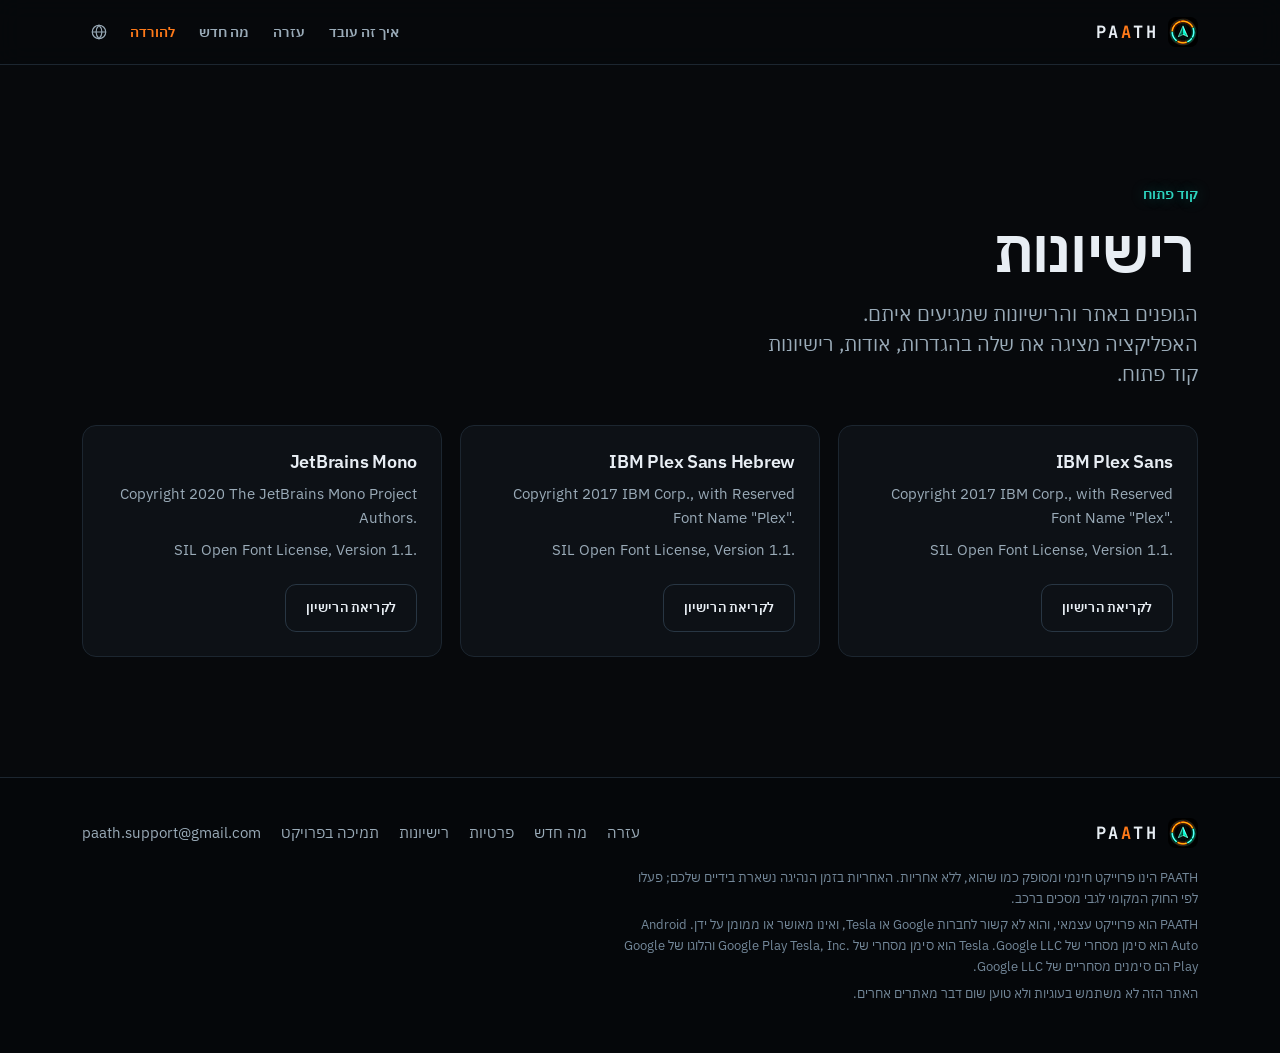
<file: he/licenses.html>
<!doctype html>
<html lang="he" dir="rtl">
<head>
<meta charset="utf-8">

<meta name="viewport" content="width=device-width, initial-scale=1">
<title>רישיונות: PAATH</title>
<meta name="description" content="הגופנים באתר של PAATH והרישיונות שמגיעים איתם.">
<meta name="theme-color" content="#07090c">
<link rel="alternate" hreflang="en" href="https://paathsupport.github.io/licenses.html">
<link rel="alternate" hreflang="he" href="https://paathsupport.github.io/he/licenses.html">
<link rel="alternate" hreflang="x-default" href="https://paathsupport.github.io/licenses.html">

<link rel="icon" href="../assets/favicon-32.png" sizes="32x32" type="image/png">
<link rel="apple-touch-icon" href="../assets/apple-touch-icon.png">
<link rel="stylesheet" href="../css/fonts.css">
<link rel="stylesheet" href="../css/site.css">
</head>
<body>
<a class="skip" href="#main">דילוג לתוכן</a>
<header class="site-head">
  <div class="wrap head-row">
    <a class="logo" href="index.html" aria-label="דף הבית של PAATH"><img src="../assets/icon-30.png" srcset="../assets/icon-60.png 2x, ../assets/icon-90.png 3x" alt="" width="30" height="30"><span>PA<span class="a">A</span>TH</span></a>
    <nav class="nav" aria-label="ראשי">
      <a class="nav-wide" href="index.html#how">איך זה עובד</a>
      <a href="help.html">עזרה</a>
      <a class="nav-news" href="whats-new.html">מה חדש</a>
      
      <a class="nav-go" href="https://play.google.com/store/apps/details?id=app.tesomate.paath">להורדה</a>
      <details class="lang-pick">
        <summary aria-label="שפה" title="שפה"><svg class="globe" viewBox="0 0 24 24" width="18" height="18" aria-hidden="true" focusable="false"><circle cx="12" cy="12" r="9"/><path d="M3 12h18M12 3c2.6 2.5 3.9 5.5 3.9 9s-1.3 6.5-3.9 9c-2.6-2.5-3.9-5.5-3.9-9S9.4 5.5 12 3z"/></svg></summary>
        <div class="lang-menu"><a href="../licenses.html" hreflang="en" lang="en" data-lang="en">English</a><a href="licenses.html" hreflang="he" lang="he" data-lang="he" aria-current="true">עברית</a></div>
      </details>
    </nav>
  </div>
</header>

<main id="main" class="licenses">
  <div class="wrap">
    <p class="kick">קוד פתוח</p>
    <h1>רישיונות</h1>
    <p class="lead">הגופנים באתר והרישיונות שמגיעים איתם. האפליקציה מציגה את שלה בהגדרות, אודות, רישיונות קוד פתוח.</p>
    <div class="grid-3 lic-grid">
      <div class="card">
        <h2><bdi lang="en">IBM Plex Sans</bdi></h2>
        <p><bdi lang="en">Copyright 2017 IBM Corp., with Reserved Font Name "Plex".</bdi></p>
        <p><bdi lang="en">SIL Open Font License, Version 1.1.</bdi></p>
        <a class="btn" href="../assets/fonts/OFL-IBMPlexSans.txt" aria-label="לקריאת הרישיון של IBM Plex Sans">לקריאת הרישיון</a>
      </div>
      <div class="card">
        <h2><bdi lang="en">IBM Plex Sans Hebrew</bdi></h2>
        <p><bdi lang="en">Copyright 2017 IBM Corp., with Reserved Font Name "Plex".</bdi></p>
        <p><bdi lang="en">SIL Open Font License, Version 1.1.</bdi></p>
        <a class="btn" href="../assets/fonts/OFL-IBMPlexSansHebrew.txt" aria-label="לקריאת הרישיון של IBM Plex Sans Hebrew">לקריאת הרישיון</a>
      </div>
      <div class="card">
        <h2><bdi lang="en">JetBrains Mono</bdi></h2>
        <p><bdi lang="en">Copyright 2020 The JetBrains Mono Project Authors.</bdi></p>
        <p><bdi lang="en">SIL Open Font License, Version 1.1.</bdi></p>
        <a class="btn" href="../assets/fonts/OFL-JetBrainsMono.txt" aria-label="לקריאת הרישיון של JetBrains Mono">לקריאת הרישיון</a>
      </div>
    </div>
  </div>
</main>
<footer class="site-foot">
  <div class="wrap">
    <div class="foot-row">
      <a class="logo" href="index.html" aria-label="דף הבית של PAATH"><img src="../assets/icon-30.png" srcset="../assets/icon-60.png 2x, ../assets/icon-90.png 3x" alt="" width="30" height="30"><span>PA<span class="a">A</span>TH</span></a>
      <nav class="foot-nav" aria-label="כותרת תחתונה">
        <a href="help.html">עזרה</a>
        <a href="whats-new.html">מה חדש</a>
        <a href="https://paathsupport.github.io/paath-site/">פרטיות</a>
        <a href="licenses.html">רישיונות</a>
        <a href="https://ko-fi.com/paath">תמיכה בפרויקט</a>
        <a href="mailto:paath.support@gmail.com">paath.support@gmail.com</a>
      </nav>
    </div>
    <p class="legal">PAATH הינו פרוייקט חינמי ומסופק כמו שהוא, ללא אחריות. האחריות בזמן הנהיגה נשארת בידיים שלכם; פעלו לפי החוק המקומי לגבי מסכים ברכב.</p>
    <p class="legal">PAATH הוא פרוייקט עצמאי, והוא לא קשור לחברות Google או Tesla, ואינו מאושר או ממומן על ידן. <bdi>Android Auto</bdi> הוא סימן מסחרי של <bdi>Google LLC</bdi>. <bdi>Tesla</bdi> הוא סימן מסחרי של <bdi>Tesla, Inc.</bdi> Google Play והלוגו של Google Play הם סימנים מסחריים של Google LLC.</p>
    <p class="legal">האתר הזה לא משתמש בעוגיות ולא טוען שום דבר מאתרים אחרים.</p>
  </div>
</footer>
<script>document.addEventListener('click', function (e) { var a = e.target.closest && e.target.closest('a[data-lang]'); if (!a) return; try { localStorage.setItem('paath-lang', a.getAttribute('data-lang')); } catch (err) {} a.setAttribute('href', a.getAttribute('href').split('#')[0] + location.hash); }); document.addEventListener('click', function (e) { var d = document.querySelector('details.lang-pick'); if (d && d.open && !d.contains(e.target)) d.open = false; }); document.addEventListener('keydown', function (e) { var d = document.querySelector('details.lang-pick'); if (e.key === 'Escape' && d && d.open) { d.open = false; d.querySelector('summary').focus(); } });</script>

</body>
</html>
</file>
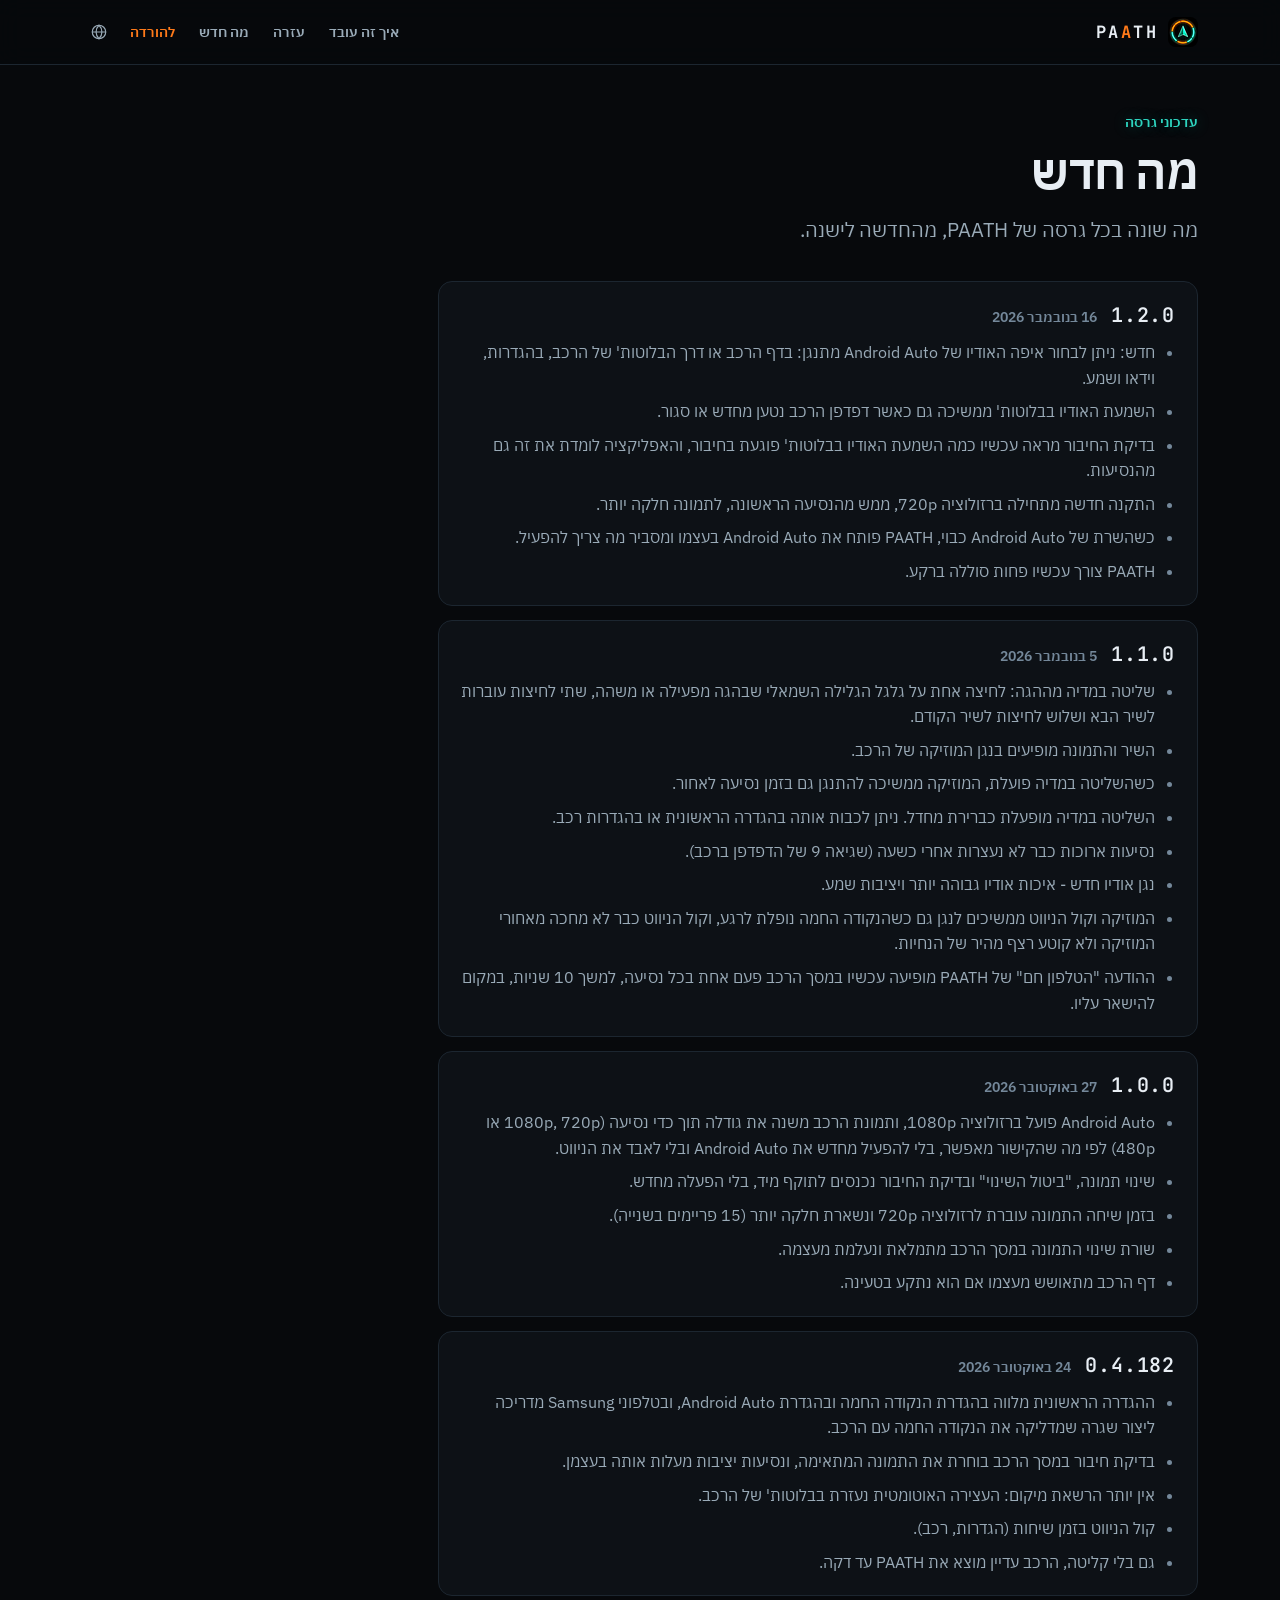
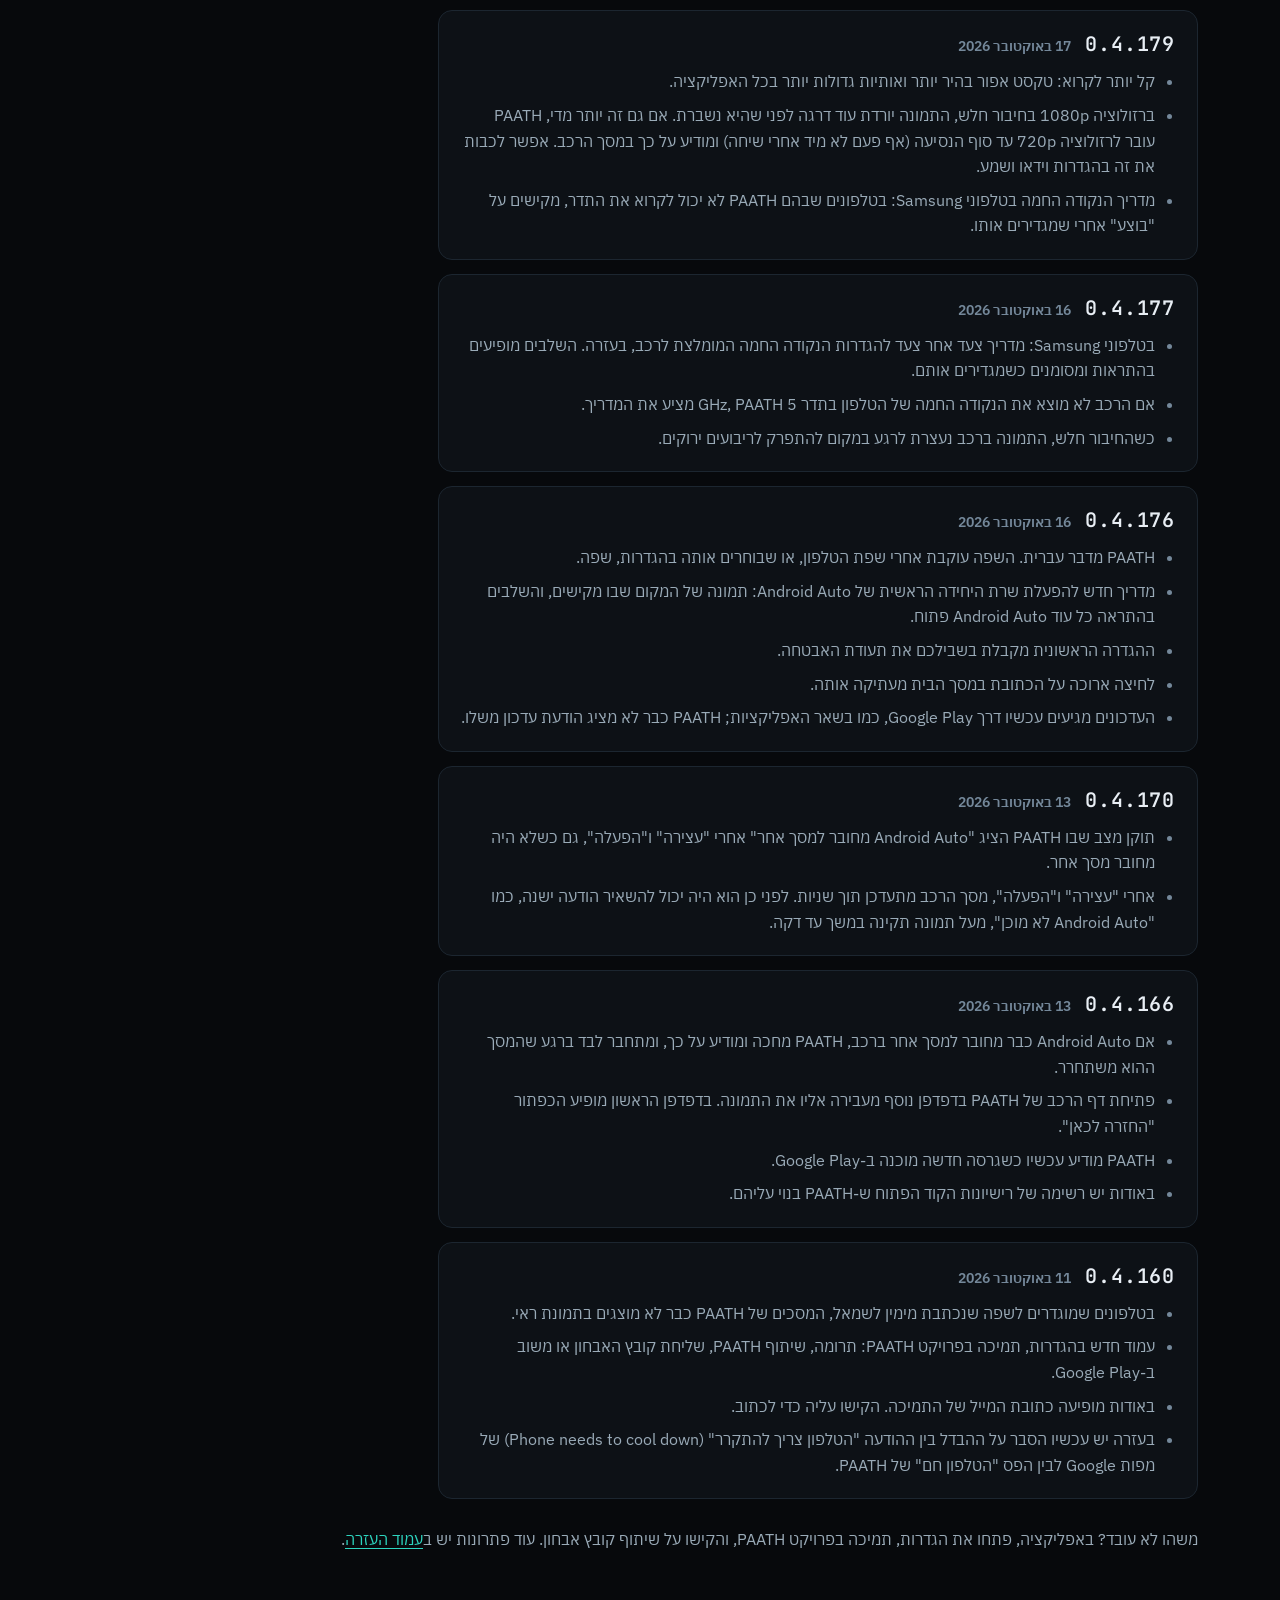
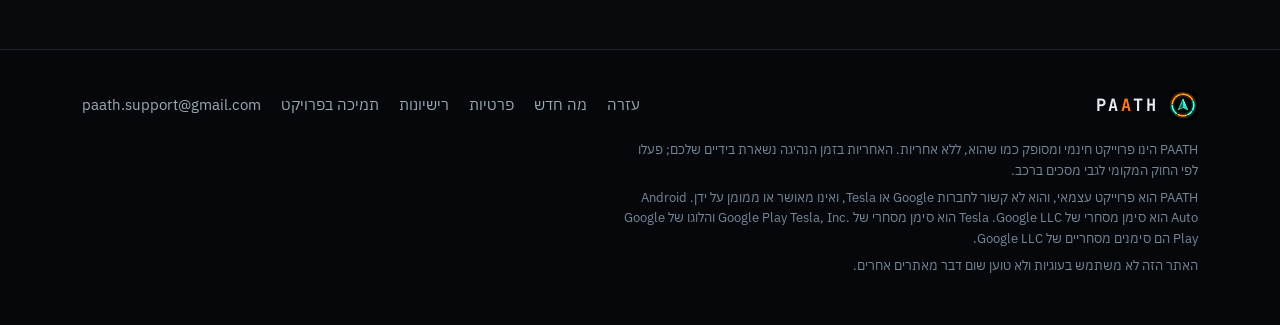
<file: he/whats-new.html>
<!doctype html>
<html lang="he" dir="rtl">
<head>
<meta charset="utf-8">

<meta name="viewport" content="width=device-width, initial-scale=1">
<title>מה חדש: PAATH</title>
<meta name="description" content="מה שונה בכל גרסה של PAATH, מהחדשה לישנה.">
<meta name="theme-color" content="#07090c">
<meta property="og:type" content="website">
<meta property="og:url" content="https://paathsupport.github.io/he/whats-new.html">
<meta property="og:locale" content="he_IL">
<meta property="og:title" content="מה חדש ב-PAATH">
<meta property="og:description" content="מה שונה בכל גרסה, מהחדשה לישנה.">
<meta property="og:image" content="https://paathsupport.github.io/assets/og-image.png">
<meta name="twitter:card" content="summary_large_image">
<link rel="alternate" hreflang="en" href="https://paathsupport.github.io/whats-new.html">
<link rel="alternate" hreflang="he" href="https://paathsupport.github.io/he/whats-new.html">
<link rel="alternate" hreflang="x-default" href="https://paathsupport.github.io/whats-new.html">

<link rel="icon" href="../assets/favicon-32.png" sizes="32x32" type="image/png">
<link rel="apple-touch-icon" href="../assets/apple-touch-icon.png">
<link rel="stylesheet" href="../css/fonts.css">
<link rel="stylesheet" href="../css/site.css">
</head>
<body>
<a class="skip" href="#main">דילוג לתוכן</a>
<header class="site-head">
  <div class="wrap head-row">
    <a class="logo" href="index.html" aria-label="דף הבית של PAATH"><img src="../assets/icon-30.png" srcset="../assets/icon-60.png 2x, ../assets/icon-90.png 3x" alt="" width="30" height="30"><span>PA<span class="a">A</span>TH</span></a>
    <nav class="nav" aria-label="ראשי">
      <a class="nav-wide" href="index.html#how">איך זה עובד</a>
      <a href="help.html">עזרה</a>
      <a class="nav-news" href="whats-new.html">מה חדש</a>
      
      <a class="nav-go" href="https://play.google.com/store/apps/details?id=app.tesomate.paath">להורדה</a>
      <details class="lang-pick">
        <summary aria-label="שפה" title="שפה"><svg class="globe" viewBox="0 0 24 24" width="18" height="18" aria-hidden="true" focusable="false"><circle cx="12" cy="12" r="9"/><path d="M3 12h18M12 3c2.6 2.5 3.9 5.5 3.9 9s-1.3 6.5-3.9 9c-2.6-2.5-3.9-5.5-3.9-9S9.4 5.5 12 3z"/></svg></summary>
        <div class="lang-menu"><a href="../whats-new.html" hreflang="en" lang="en" data-lang="en">English</a><a href="whats-new.html" hreflang="he" lang="he" data-lang="he" aria-current="true">עברית</a></div>
      </details>
    </nav>
  </div>
</header>

<main id="main" class="news">
  <div class="wrap">
    <p class="kick">עדכוני גרסה</p>
    <h1 class="news-h">מה חדש</h1>
    <p class="lead">מה שונה בכל גרסה של PAATH, מהחדשה לישנה.</p>
    <div class="news-list">
<section class="release" id="v1-2-0">
<div class="release-head"><h2>1.2.0</h2><time datetime="2026-11-16">16 בנובמבר 2026</time></div>
<ul class="steps">
<li>חדש: ניתן לבחור איפה האודיו של Android Auto מתנגן: בדף הרכב או דרך הבלוטות' של הרכב, בהגדרות, וידאו ושמע.</li>
<li>השמעת האודיו בבלוטות' ממשיכה גם כאשר דפדפן הרכב נטען מחדש או סגור.</li>
<li>בדיקת החיבור מראה עכשיו כמה השמעת האודיו בבלוטות' פוגעת בחיבור, והאפליקציה לומדת את זה גם מהנסיעות.</li>
<li>התקנה חדשה מתחילה ברזולוציה 720p, ממש מהנסיעה הראשונה, לתמונה חלקה יותר.</li>
<li>כשהשרת של Android Auto כבוי, PAATH פותח את Android Auto בעצמו ומסביר מה צריך להפעיל.</li>
<li>PAATH צורך עכשיו פחות סוללה ברקע.</li>
</ul>
</section>
<section class="release" id="v1-1-0">
<div class="release-head"><h2>1.1.0</h2><time datetime="2026-11-05">5 בנובמבר 2026</time></div>
<ul class="steps">
<li>שליטה במדיה מההגה: לחיצה אחת על גלגל הגלילה השמאלי שבהגה מפעילה או משהה, שתי לחיצות עוברות לשיר הבא ושלוש לחיצות לשיר הקודם.</li>
<li>השיר והתמונה מופיעים בנגן המוזיקה של הרכב.</li>
<li>כשהשליטה במדיה פועלת, המוזיקה ממשיכה להתנגן גם בזמן נסיעה לאחור.</li>
<li>השליטה במדיה מופעלת כברירת מחדל. ניתן לכבות אותה בהגדרה הראשונית או בהגדרות רכב.</li>
<li>נסיעות ארוכות כבר לא נעצרות אחרי כשעה (שגיאה 9 של הדפדפן ברכב).</li>
<li>נגן אודיו חדש - איכות אודיו גבוהה יותר ויציבות שמע.</li>
<li>המוזיקה וקול הניווט ממשיכים לנגן גם כשהנקודה החמה נופלת לרגע, וקול הניווט כבר לא מחכה מאחורי המוזיקה ולא קוטע רצף מהיר של הנחיות.</li>
<li>ההודעה "הטלפון חם" של PAATH מופיעה עכשיו במסך הרכב פעם אחת בכל נסיעה, למשך 10 שניות, במקום להישאר עליו.</li>
</ul>
</section>
<section class="release" id="v1-0-0">
<div class="release-head"><h2>1.0.0</h2><time datetime="2026-10-27">27 באוקטובר 2026</time></div>
<ul class="steps">
<li>Android Auto פועל ברזולוציה 1080p, ותמונת הרכב משנה את גודלה תוך כדי נסיעה (1080p, 720p או 480p) לפי מה שהקישור מאפשר, בלי להפעיל מחדש את Android Auto ובלי לאבד את הניווט.</li>
<li>שינוי תמונה, "ביטול השינוי" ובדיקת החיבור נכנסים לתוקף מיד, בלי הפעלה מחדש.</li>
<li>בזמן שיחה התמונה עוברת לרזולוציה 720p ונשארת חלקה יותר (15 פריימים בשנייה).</li>
<li>שורת שינוי התמונה במסך הרכב מתמלאת ונעלמת מעצמה.</li>
<li>דף הרכב מתאושש מעצמו אם הוא נתקע בטעינה.</li>
</ul>
</section>
<section class="release" id="v0-4-182">
<div class="release-head"><h2>0.4.182</h2><time datetime="2026-10-24">24 באוקטובר 2026</time></div>
<ul class="steps">
<li>ההגדרה הראשונית מלווה בהגדרת הנקודה החמה ובהגדרת Android Auto, ובטלפוני Samsung מדריכה ליצור שגרה שמדליקה את הנקודה החמה עם הרכב.</li>
<li>בדיקת חיבור במסך הרכב בוחרת את התמונה המתאימה, ונסיעות יציבות מעלות אותה בעצמן.</li>
<li>אין יותר הרשאת מיקום: העצירה האוטומטית נעזרת בבלוטות' של הרכב.</li>
<li>קול הניווט בזמן שיחות (הגדרות, רכב).</li>
<li>גם בלי קליטה, הרכב עדיין מוצא את PAATH עד דקה.</li>
</ul>
</section>
<section class="release" id="v0-4-179">
<div class="release-head"><h2>0.4.179</h2><time datetime="2026-10-17">17 באוקטובר 2026</time></div>
<ul class="steps">
<li>קל יותר לקרוא: טקסט אפור בהיר יותר ואותיות גדולות יותר בכל האפליקציה.</li>
<li>ברזולוציה 1080p בחיבור חלש, התמונה יורדת עוד דרגה לפני שהיא נשברת. אם גם זה יותר מדי, PAATH עובר לרזולוציה 720p עד סוף הנסיעה (אף פעם לא מיד אחרי שיחה) ומודיע על כך במסך הרכב. אפשר לכבות את זה בהגדרות וידאו ושמע.</li>
<li>מדריך הנקודה החמה בטלפוני Samsung: בטלפונים שבהם PAATH לא יכול לקרוא את התדר, מקישים על "בוצע" אחרי שמגדירים אותו.</li>
</ul>
</section>
<section class="release" id="v0-4-177">
<div class="release-head"><h2>0.4.177</h2><time datetime="2026-10-16">16 באוקטובר 2026</time></div>
<ul class="steps">
<li>בטלפוני Samsung: מדריך צעד אחר צעד להגדרות הנקודה החמה המומלצת לרכב, בעזרה. השלבים מופיעים בהתראות ומסומנים כשמגדירים אותם.</li>
<li>אם הרכב לא מוצא את הנקודה החמה של הטלפון בתדר 5 GHz, PAATH מציע את המדריך.</li>
<li>כשהחיבור חלש, התמונה ברכב נעצרת לרגע במקום להתפרק לריבועים ירוקים.</li>
</ul>
</section>
<section class="release" id="v0-4-176">
<div class="release-head"><h2>0.4.176</h2><time datetime="2026-10-16">16 באוקטובר 2026</time></div>
<ul class="steps">
<li>PAATH מדבר עברית. השפה עוקבת אחרי שפת הטלפון, או שבוחרים אותה בהגדרות, שפה.</li>
<li>מדריך חדש להפעלת שרת היחידה הראשית של Android Auto: תמונה של המקום שבו מקישים, והשלבים בהתראה כל עוד Android Auto פתוח.</li>
<li>ההגדרה הראשונית מקבלת בשבילכם את תעודת האבטחה.</li>
<li>לחיצה ארוכה על הכתובת במסך הבית מעתיקה אותה.</li>
<li>העדכונים מגיעים עכשיו דרך Google Play, כמו בשאר האפליקציות; PAATH כבר לא מציג הודעת עדכון משלו.</li>
</ul>
</section>
<section class="release" id="v0-4-170">
<div class="release-head"><h2>0.4.170</h2><time datetime="2026-10-13">13 באוקטובר 2026</time></div>
<ul class="steps">
<li>תוקן מצב שבו PAATH הציג "Android Auto מחובר למסך אחר" אחרי "עצירה" ו"הפעלה", גם כשלא היה מחובר מסך אחר.</li>
<li>אחרי "עצירה" ו"הפעלה", מסך הרכב מתעדכן תוך שניות. לפני כן הוא היה יכול להשאיר הודעה ישנה, כמו "Android Auto לא מוכן", מעל תמונה תקינה במשך עד דקה.</li>
</ul>
</section>
<section class="release" id="v0-4-166">
<div class="release-head"><h2>0.4.166</h2><time datetime="2026-10-13">13 באוקטובר 2026</time></div>
<ul class="steps">
<li>אם Android Auto כבר מחובר למסך אחר ברכב, PAATH מחכה ומודיע על כך, ומתחבר לבד ברגע שהמסך ההוא משתחרר.</li>
<li>פתיחת דף הרכב של PAATH בדפדפן נוסף מעבירה אליו את התמונה. בדפדפן הראשון מופיע הכפתור "החזרה לכאן".</li>
<li>PAATH מודיע עכשיו כשגרסה חדשה מוכנה ב‑Google Play.</li>
<li>באודות יש רשימה של רישיונות הקוד הפתוח ש‑PAATH בנוי עליהם.</li>
</ul>
</section>
<section class="release" id="v0-4-160">
<div class="release-head"><h2>0.4.160</h2><time datetime="2026-10-11">11 באוקטובר 2026</time></div>
<ul class="steps">
<li>בטלפונים שמוגדרים לשפה שנכתבת מימין לשמאל, המסכים של PAATH כבר לא מוצגים בתמונת ראי.</li>
<li>עמוד חדש בהגדרות, תמיכה בפרויקט PAATH: תרומה, שיתוף PAATH, שליחת קובץ האבחון או משוב ב‑Google Play.</li>
<li>באודות מופיעה כתובת המייל של התמיכה. הקישו עליה כדי לכתוב.</li>
<li>בעזרה יש עכשיו הסבר על ההבדל בין ההודעה "הטלפון צריך להתקרר" (<bdi>Phone needs to cool down</bdi>) של מפות Google לבין הפס "הטלפון חם" של PAATH.</li>
</ul>
</section>
    </div>
    <p class="more">משהו לא עובד? באפליקציה, פתחו את הגדרות, תמיכה בפרויקט PAATH, והקישו על שיתוף קובץ אבחון. עוד פתרונות יש ב<a href="help.html">עמוד העזרה</a>.</p>
  </div>
</main>
<footer class="site-foot">
  <div class="wrap">
    <div class="foot-row">
      <a class="logo" href="index.html" aria-label="דף הבית של PAATH"><img src="../assets/icon-30.png" srcset="../assets/icon-60.png 2x, ../assets/icon-90.png 3x" alt="" width="30" height="30"><span>PA<span class="a">A</span>TH</span></a>
      <nav class="foot-nav" aria-label="כותרת תחתונה">
        <a href="help.html">עזרה</a>
        <a href="whats-new.html">מה חדש</a>
        <a href="https://paathsupport.github.io/paath-site/">פרטיות</a>
        <a href="licenses.html">רישיונות</a>
        <a href="https://ko-fi.com/paath">תמיכה בפרויקט</a>
        <a href="mailto:paath.support@gmail.com">paath.support@gmail.com</a>
      </nav>
    </div>
    <p class="legal">PAATH הינו פרוייקט חינמי ומסופק כמו שהוא, ללא אחריות. האחריות בזמן הנהיגה נשארת בידיים שלכם; פעלו לפי החוק המקומי לגבי מסכים ברכב.</p>
    <p class="legal">PAATH הוא פרוייקט עצמאי, והוא לא קשור לחברות Google או Tesla, ואינו מאושר או ממומן על ידן. <bdi>Android Auto</bdi> הוא סימן מסחרי של <bdi>Google LLC</bdi>. <bdi>Tesla</bdi> הוא סימן מסחרי של <bdi>Tesla, Inc.</bdi> Google Play והלוגו של Google Play הם סימנים מסחריים של Google LLC.</p>
    <p class="legal">האתר הזה לא משתמש בעוגיות ולא טוען שום דבר מאתרים אחרים.</p>
  </div>
</footer>
<script>document.addEventListener('click', function (e) { var a = e.target.closest && e.target.closest('a[data-lang]'); if (!a) return; try { localStorage.setItem('paath-lang', a.getAttribute('data-lang')); } catch (err) {} a.setAttribute('href', a.getAttribute('href').split('#')[0] + location.hash); }); document.addEventListener('click', function (e) { var d = document.querySelector('details.lang-pick'); if (d && d.open && !d.contains(e.target)) d.open = false; }); document.addEventListener('keydown', function (e) { var d = document.querySelector('details.lang-pick'); if (e.key === 'Escape' && d && d.open) { d.open = false; d.querySelector('summary').focus(); } });</script>

</body>
</html>
</file>
<file: css/fonts.css>
/* Local copies so no visit contacts a third party: Latin subsets, and IBM Plex Sans Hebrew for Hebrew letters only. Regenerate with tools/fetch-fonts.py. */
@font-face{font-family:"IBM Plex Sans";src:url(../assets/fonts/ibm-plex-sans.woff2) format("woff2");font-weight:400 600;font-style:normal;font-display:swap}
@font-face{font-family:"IBM Plex Sans Hebrew";src:url(../assets/fonts/ibm-plex-sans-hebrew-400.woff2) format("woff2");font-weight:400 400;font-style:normal;font-display:swap;unicode-range:U+0307-0308, U+0590-05FF, U+200C-2010, U+20AA, U+25CC, U+FB1D-FB4F}
@font-face{font-family:"IBM Plex Sans Hebrew";src:url(../assets/fonts/ibm-plex-sans-hebrew-500.woff2) format("woff2");font-weight:500 500;font-style:normal;font-display:swap;unicode-range:U+0307-0308, U+0590-05FF, U+200C-2010, U+20AA, U+25CC, U+FB1D-FB4F}
@font-face{font-family:"IBM Plex Sans Hebrew";src:url(../assets/fonts/ibm-plex-sans-hebrew-600.woff2) format("woff2");font-weight:600 600;font-style:normal;font-display:swap;unicode-range:U+0307-0308, U+0590-05FF, U+200C-2010, U+20AA, U+25CC, U+FB1D-FB4F}
@font-face{font-family:"JetBrains Mono";src:url(../assets/fonts/jetbrains-mono.woff2) format("woff2");font-weight:500 700;font-style:normal;font-display:swap}
</file>
<file: css/site.css>
/* PAATH site. The app's own palette and type: a dark base, teal for system things and links, orange only
   for the main action and the A of the wordmark. Fonts load from css/fonts.css (local files). */
:root {
  --bg: #07090c; --panel: #0d1116; --line: #1c2630; --line-2: #283643;
  --ink: #e8eef4; --dim: #9aabb8; --mute: #74889a;
  --teal: #2dd4bf; --orange: #ff7a1a; --orange-ink: #160b02;
  --mono: "JetBrains Mono", ui-monospace, SFMono-Regular, Menlo, Consolas, monospace;
  --sans: "IBM Plex Sans", system-ui, -apple-system, "Segoe UI", Roboto, sans-serif;
  --gutter: 16px; --max: 1180px; --radius: 14px;
  color-scheme: dark;
}
@media (min-width: 720px) { :root { --gutter: 32px; } }

*, *::before, *::after { box-sizing: border-box; }
html { -webkit-text-size-adjust: 100%; scroll-behavior: smooth; scroll-padding-top: 84px; }
@media (prefers-reduced-motion: reduce) { html { scroll-behavior: auto; } *, *::before, *::after { animation: none !important; transition: none !important; } }
body { margin: 0; background: var(--bg); color: var(--ink); font: 400 16px/1.6 var(--sans); overflow-wrap: anywhere; }
img { display: block; max-width: 100%; height: auto; }
a { color: var(--teal); text-underline-offset: 3px; }
a:hover { color: #6ee7d8; }
:focus-visible { outline: 2px solid var(--teal); outline-offset: 3px; border-radius: 6px; }
ol[role="list"], ul[role="list"] { list-style: none; margin: 0; padding: 0; }
.wrap { max-width: var(--max); margin: 0 auto; padding: 0 var(--gutter); }
.wrap-wide { max-width: 1400px; container-type: inline-size; }
.skip { position: absolute; inset-inline-start: -9999px; top: -9999px; }
.skip:focus { inset-inline-start: var(--gutter); top: 10px; z-index: 20; background: var(--panel); color: var(--ink); padding: 10px 14px; border-radius: 8px; }

/* header */
.site-head { position: sticky; top: 0; z-index: 10; background: rgba(7, 9, 12, .84); -webkit-backdrop-filter: blur(12px); backdrop-filter: blur(12px); border-bottom: 1px solid var(--line); }
.head-row { display: flex; align-items: center; gap: 16px; height: 64px; }
/* nowrap: body's overflow-wrap would otherwise split the wordmark on a 320 px phone */
.logo { display: inline-flex; flex: none; align-items: center; gap: 10px; color: var(--ink); text-decoration: none; white-space: nowrap; font: 700 17px var(--mono); letter-spacing: .14em; }
.logo:hover { color: var(--ink); }
.logo img { width: 30px; height: 30px; border-radius: 8px; }
.a { color: var(--orange); }
.nav { margin-inline-start: auto; display: flex; align-items: center; gap: 4px; }
.nav a { font: 600 12px var(--mono); letter-spacing: .16em; color: var(--dim); text-decoration: none; padding: 9px 10px; border-radius: 8px; white-space: nowrap; }
.nav a:hover { color: var(--ink); }
.nav .nav-go { color: var(--orange); }
@media (max-width: 560px) { .nav .nav-wide { display: none; } .nav a { padding: 9px 7px; letter-spacing: .12em; } }
/* What's new fits the menu from 720 px; narrower screens reach it from the footer. */
@media (max-width: 719px) { .nav .nav-news { display: none; } }

/* type */
.kick { margin: 0; font: 600 12px var(--mono); letter-spacing: .28em; color: var(--teal); text-shadow: 0 0 14px rgba(45, 212, 191, .35); }
h1, h2, h3 { margin: 0; font-family: var(--sans); font-weight: 600; letter-spacing: -.015em; }
h1 { margin-top: 16px; font-size: clamp(38px, 5.4vw, 60px); line-height: 1.04; }
h2 { margin-top: 12px; font-size: clamp(27px, 3.6vw, 40px); line-height: 1.1; }
h3 { font-size: 18px; line-height: 1.3; }
.lead { margin: 18px 0 0; max-width: 36ch; color: var(--dim); font-size: clamp(17px, 1.7vw, 20px); line-height: 1.5; }
.more { margin: 28px 0 0; color: var(--dim); }

/* buttons */
.btns { display: flex; flex-wrap: wrap; gap: 12px; margin-top: 30px; }
.btn { display: inline-flex; align-items: center; justify-content: center; min-height: 48px; padding: 0 20px; border-radius: 11px; border: 1px solid var(--line-2); background: var(--panel); color: var(--ink); text-decoration: none; font: 600 13px var(--mono); letter-spacing: .14em; transition: border-color .15s, transform .15s, box-shadow .15s; }
.btn:hover { color: var(--ink); border-color: var(--teal); }
/* The official Google Play badge, unchanged; its artwork carries its own margin (Google's badge guidelines). */
.play-badge { display: inline-block; line-height: 0; margin: -10px -12px; }
.play-badge img { height: 74px; width: auto; }
.btn-go { background: var(--orange); border-color: var(--orange); color: var(--orange-ink); box-shadow: 0 10px 30px rgba(255, 122, 26, .28); }
.btn-go:hover { color: var(--orange-ink); border-color: #ffa25e; transform: translateY(-1px); box-shadow: 0 14px 36px rgba(255, 122, 26, .38); }
.note { margin: 18px 0 0; font: 500 12px var(--mono); letter-spacing: .14em; color: var(--mute); }

/* sections */
.sec { position: relative; padding: clamp(64px, 9vw, 112px) 0; border-top: 1px solid var(--line); }
.sec-head { max-width: 660px; margin-bottom: 36px; }
.sec-head p:not(.kick) { margin: 12px 0 0; color: var(--dim); font-size: 17px; }
.card { position: relative; background: var(--panel); border: 1px solid var(--line); border-radius: var(--radius); padding: 24px; }
.card h3 { margin-top: 0; }
.card .num + h3 { margin-top: 14px; }
.card p { margin: 8px 0 0; color: var(--dim); font-size: 15px; }
/* A card is a column, so a button sits at the bottom and side-by-side cards line their buttons up. */
.card { display: flex; flex-direction: column; }
.card .btn { margin-top: auto; align-self: flex-start; }
.card p:has(+ .btn) { margin-bottom: 22px; }
.num { font: 700 13px var(--mono); letter-spacing: .1em; color: var(--orange); }
/* the app's corner brackets */
.br::before, .br::after { content: ""; position: absolute; width: 18px; height: 18px; border: 0 solid var(--teal); opacity: .8; }
.br::before { inset-inline-start: -6px; top: -6px; border-block-start-width: 2px; border-inline-start-width: 2px; }
.br::after { inset-inline-end: -6px; bottom: -6px; border-block-end-width: 2px; border-inline-end-width: 2px; }
.br-go::before, .br-go::after { border-color: var(--orange); }
.grid-2, .grid-3, .grid-4 { display: grid; gap: 18px; }
@media (min-width: 640px) { .grid-2, .grid-4 { grid-template-columns: repeat(2, minmax(0, 1fr)); } }
@media (min-width: 820px) { .grid-3 { grid-template-columns: repeat(3, minmax(0, 1fr)); } }
@media (min-width: 1040px) { .grid-4 { grid-template-columns: repeat(4, minmax(0, 1fr)); } }

/* hero */
.hero { position: relative; overflow: hidden; padding: clamp(40px, 7vw, 96px) 0 clamp(56px, 8vw, 104px); }
.hero::before { content: ""; position: absolute; inset: 0; pointer-events: none;
  background: radial-gradient(60% 70% at 80% 45%, rgba(45, 212, 191, .13), transparent 70%), radial-gradient(45% 55% at 0% 0%, rgba(255, 122, 26, .09), transparent 70%); }
.hero-grid { position: relative; display: grid; gap: 48px; align-items: center; }
@media (min-width: 860px) { .hero-grid { grid-template-columns: minmax(0, 1.12fr) minmax(0, 1fr); } }
/* The picture keeps its proportions at every width: every size below is a percent of this one box. */
.hero-vis { position: relative; width: 100%; max-width: 640px; justify-self: center; aspect-ratio: 16 / 11.6; }
.hero-car { position: absolute; right: 0; top: 4%; width: 87%; aspect-ratio: 2184 / 1713; padding: 1.6%; border-radius: 5.5% / 7%;
  background: linear-gradient(160deg, #151d25, #0a0e12); border: 1px solid #22303b; box-shadow: 0 30px 80px rgba(0, 0, 0, .6), 0 0 70px rgba(45, 212, 191, .12); }
.hero-car img { width: 100%; height: 100%; object-fit: cover; object-position: top; border-radius: 4.2% / 5.4%; }
.hero-phone { position: absolute; left: 0; bottom: 0; width: 24%; aspect-ratio: 1080 / 2424; padding: 1.1%; border-radius: 15% / 6.7%;
  background: #0b0f13; border: 1px solid #2a3a46; box-shadow: 0 24px 60px rgba(0, 0, 0, .75); }
.hero-phone img { width: 100%; height: 100%; object-fit: cover; object-position: top; border-radius: 13% / 5.8%; }
.hero-chip { position: absolute; right: 5%; top: 4%; transform: translateY(-50%); padding: 7px 12px; border-radius: 999px; white-space: nowrap;
  font: 600 11px var(--mono); letter-spacing: .16em; color: var(--teal); background: rgba(7, 9, 12, .88); border: 1px solid rgba(45, 212, 191, .45); }
.hero-chip i { display: inline-block; width: 7px; height: 7px; margin-inline-end: 8px; border-radius: 50%; background: var(--teal); box-shadow: 0 0 10px var(--teal); vertical-align: 1px; animation: pulse 2.4s ease-in-out infinite; }
@keyframes pulse { 50% { opacity: .35; } }
@media (max-width: 420px) { .hero-chip { font-size: 10px; letter-spacing: .1em; } }

/* screenshots: a swipe row on phones, one row that fits the page on wide screens */
.shots { --ph: clamp(190px, 58vw, 240px); display: flex; gap: 18px; overflow-x: auto; scroll-snap-type: x mandatory; padding: 8px var(--gutter) 20px; margin: 0 calc(-1 * var(--gutter)); scrollbar-width: thin; scrollbar-color: var(--line-2) transparent; }
/* 100cqw is the row's own width, so the five screens fit it exactly (100vw would count the scrollbar) */
@media (min-width: 1000px) { .shots { --ph: calc((100cqw - 72px) / 6.862); overflow: visible; justify-content: center; margin: 0; padding: 8px 0 0; } }
.shot { flex: 0 0 auto; margin: 0; scroll-snap-align: center; }
.dev { background: #0b0f13; border: 1px solid #2a3a46; box-shadow: 0 20px 50px rgba(0, 0, 0, .6); }
.dev img { width: 100%; height: 100%; object-fit: cover; object-position: top; }
.dev-phone { width: var(--ph); aspect-ratio: 1080 / 2424; padding: 6px; border-radius: 26px; }
.dev-phone img { border-radius: 20px; }
.dev-car { height: calc(var(--ph) * 2.2444); aspect-ratio: 2184 / 1713; padding: 8px; border-radius: 22px; }
.dev-car img { border-radius: 15px; }
/* On phones the car screen would be wider than the phone showing it; keep it to the screen width there. */
@media (max-width: 999px) { .dev-car { height: auto; width: min(86vw, calc(var(--ph) * 2.8616)); } }
.shot figcaption { margin-top: 14px; max-width: var(--ph); font: 600 11px/1.5 var(--mono); letter-spacing: .14em; color: var(--dim); }

/* join the test */
.join { background: linear-gradient(180deg, rgba(255, 122, 26, .08), rgba(255, 122, 26, 0) 75%); }
.join .kick { color: var(--orange); text-shadow: 0 0 14px rgba(255, 122, 26, .4); }
.join .card { padding: 28px; }
.notes { margin-top: 26px !important; display: grid; gap: 8px; color: var(--dim); font-size: 15px; }
.notes li { position: relative; padding-inline-start: 22px; }
.notes li::before { content: ""; position: absolute; inset-inline-start: 2px; top: .7em; width: 8px; height: 2px; background: var(--orange); }

/* privacy */
.privacy-grid { display: grid; gap: 28px; }
@media (min-width: 860px) { .privacy-grid { grid-template-columns: minmax(0, 1fr) minmax(0, 1fr); align-items: start; } }
.ticks { display: grid; gap: 14px; }
.ticks li { position: relative; padding-inline-start: 30px; color: var(--ink); font-size: 17px; }
.ticks li::before { content: ""; position: absolute; inset-inline-start: 0; top: .45em; width: 12px; height: 7px; border: solid var(--teal); border-width: 0 0 2px 2px; transform: rotate(-45deg); }

/* footer */
.site-foot { border-top: 1px solid var(--line); padding: 40px 0 48px; background: #05070a; }
.foot-row { display: flex; flex-wrap: wrap; align-items: center; justify-content: space-between; gap: 18px; }
.foot-nav { display: flex; flex-wrap: wrap; gap: 6px 20px; }
.foot-nav a { color: var(--dim); text-decoration: none; font-size: 15px; }
.foot-nav a:hover { color: var(--ink); }
.legal { margin: 20px 0 0; max-width: 72ch; color: var(--mute); font-size: 13px; line-height: 1.6; }
.legal + .legal { margin-top: 6px; }

/* help: the intro spans the page, then the topic list beside the entries (above them on phones) */
.help-intro { padding-top: 48px; }
.help-grid { display: grid; gap: 28px; padding: 32px 0 96px; }
@media (min-width: 900px) { .help-grid { grid-template-columns: 250px minmax(0, 1fr); gap: 56px; } }
.help-h { font-size: clamp(32px, 4.6vw, 48px); }
.toc-h { margin: 22px 0 8px; font: 600 11px var(--mono); letter-spacing: .24em; color: var(--mute); }
.toc-h:first-child { margin-top: 0; }
.toc ul { list-style: none; margin: 0; padding: 0; }
.toc a { display: block; padding: 6px 12px; border-inline-start: 2px solid var(--line); color: var(--dim); text-decoration: none; font-size: 14px; line-height: 1.35; }
.toc a:hover { color: var(--ink); border-inline-start-color: var(--teal); }
@media (min-width: 900px) { .help-side { position: sticky; top: 88px; align-self: start; max-height: calc(100vh - 110px); overflow: auto; } }
@media (max-width: 899px) {
  .toc { padding: 18px; background: var(--panel); border: 1px solid var(--line); border-radius: var(--radius); }
  .toc ul { display: flex; flex-wrap: wrap; gap: 8px; }
  .toc a { border: 1px solid var(--line-2); border-radius: 999px; padding: 6px 12px; font-size: 13px; }
}
.help-group + .help-group { margin-top: 40px; }
.help-group > .kick { margin-bottom: 14px; }
/* html's scroll-padding-top already clears the sticky header; a scroll-margin here would add to it */
.entry { margin-top: 10px; background: var(--panel); border: 1px solid var(--line); border-radius: 12px; }
.entry[open] { border-color: var(--line-2); }
.entry summary { display: flex; align-items: center; gap: 14px; padding: 16px 18px; cursor: pointer; list-style: none; font-size: 17px; font-weight: 500; }
.entry summary::-webkit-details-marker { display: none; }
.entry summary:hover { color: #fff; }
.mk { position: relative; flex: 0 0 14px; height: 14px; }
.mk::before, .mk::after { content: ""; position: absolute; inset-inline-start: 0; top: 6px; width: 14px; height: 2px; background: var(--teal); transition: transform .2s; }
.mk::after { transform: rotate(90deg); }
.entry[open] .mk::after { transform: rotate(0deg); }
.entry-body { padding: 0 18px 18px; padding-inline-start: 46px; color: var(--dim); }
.steps { margin: 0; padding-inline-start: 20px; display: grid; gap: 8px; }
.steps li::marker { color: var(--mute); }
.step-one { margin: 0; }
/* A numbered topic's line for other phones, after its list: the list's own gap (review). */
.step-apart { margin: 8px 0 0; }
.tag { display: inline-block; margin-inline-end: 6px; padding: 1px 7px; border-radius: 6px; font: 600 10px/1.7 var(--mono); letter-spacing: .14em; vertical-align: 2px; }
.tag-samsung { color: #7dd3fc; border: 1px solid rgba(125, 211, 252, .45); }
.tag-others { color: #c4b5fd; border: 1px solid rgba(196, 181, 253, .45); }
.inapp { margin: 14px 0 0; font: 600 11px/1.6 var(--mono); letter-spacing: .1em; color: var(--orange); }
@media (max-width: 560px) { .entry-body { padding-inline-start: 18px; } }

/* What's new (owner, 2026-10-17): a card per version, newest first; the date in the mono of the app's labels */
.news { padding: 48px 0 96px; }
.news-h { font-size: clamp(32px, 4.6vw, 48px); }
.news-list { margin-top: 36px; max-width: 760px; display: grid; gap: 14px; }
.release { background: var(--panel); border: 1px solid var(--line); border-radius: var(--radius); padding: 20px 22px; }
.release-head { display: flex; flex-wrap: wrap; align-items: baseline; gap: 4px 14px; margin-bottom: 12px; }
.release h2 { margin: 0; font: 600 20px var(--mono); letter-spacing: .04em; }
.release time { font: 500 12px var(--mono); letter-spacing: .14em; color: var(--mute); }
.release .steps { color: var(--dim); }

/* 404 */
.lost { padding: clamp(72px, 14vw, 160px) 0; }

/* Licenses */
.licenses { padding: clamp(56px, 10vw, 120px) 0; }
.lic-grid { margin-top: 36px; }
.lic-grid h2 { margin-top: 0; font-size: 18px; line-height: 1.3; }

/* Hebrew (owner, 2026-10-16): dir="rtl" flips every start and end above. Hebrew has no capitals and wide spacing
   hurts reading, so the monospace capitals become the Hebrew face, semibold, at normal spacing. The pictures, the
   hero's layout and the tick's shape do not flip. */
html[lang="he"] { --sans: "IBM Plex Sans Hebrew", "IBM Plex Sans", system-ui, -apple-system, "Segoe UI", Roboto, sans-serif; }
html[lang="he"] :is(.kick, .nav a, .btn, .note, .hero-chip, .shot figcaption, .toc-h, .tag, .inapp, .release time) { font-family: var(--sans); font-weight: 600; letter-spacing: normal; }
html[lang="he"] :is(.kick, .nav a, .note, .toc-h, .release time) { font-size: 14px; }
/* The language selector (owner, 2026-10-16): a globe that opens the list of languages, each named in its own letters.
   The list is drawn only once open, so English pages still load no Hebrew face until it is. */
.lang-pick { position: relative; }
.lang-pick summary { display: flex; align-items: center; padding: 9px 8px; border-radius: 8px; color: var(--dim); cursor: pointer; list-style: none; }
.lang-pick summary::-webkit-details-marker { display: none; }
.lang-pick summary:hover, .lang-pick[open] summary { color: var(--ink); }
.globe { display: block; fill: none; stroke: currentColor; stroke-width: 1.6; }
.lang-menu { position: absolute; inset-inline-end: 0; top: calc(100% + 8px); z-index: 30; min-width: 150px; padding: 6px; display: grid; gap: 2px;
  background: var(--panel); border: 1px solid var(--line-2); border-radius: 12px; box-shadow: 0 18px 40px rgba(0, 0, 0, .55); }
.nav .lang-pick .lang-menu a { display: block; padding: 10px 12px; border-radius: 8px; font: 500 15px var(--sans); letter-spacing: normal; color: var(--dim); text-align: start; }
.nav .lang-pick .lang-menu a:hover { background: var(--line); color: var(--ink); }
.nav .lang-pick .lang-menu a[aria-current] { color: var(--teal); }
.lost-he { --sans: "IBM Plex Sans Hebrew", "IBM Plex Sans", system-ui, -apple-system, "Segoe UI", Roboto, sans-serif; margin-top: 56px; font-family: var(--sans); }
.lost-he .btn { font-family: inherit; letter-spacing: normal; }
.lost-h { font-size: clamp(32px, 4.6vw, 48px); }

/* Phones (owner, 2026-10-16): with the language selector the menu fits as it was from 375 px up in both languages;
   narrower phones tighten it to stay inside the side margins (checked by tools/shoot.mjs at 320, 360 and 375 px).
   Only the menu's own links: the selector's list keeps its size. */
@media (max-width: 374px) {
  .head-row { gap: 8px; }
  .site-head .logo { gap: 6px; letter-spacing: .06em; }
  .nav { gap: 0; }
  .nav > a, .lang-pick summary { padding: 9px 4px; }
  .nav > a { letter-spacing: .06em; }
  html[lang="he"] .nav > a { letter-spacing: normal; font-size: 13px; }
}
@media (max-width: 359px) {
  .site-head .logo { letter-spacing: .02em; }
  .nav > a, .lang-pick summary { padding: 9px 3px; }
  html[lang="he"] .nav > a { font-size: 12px; }
}
</file>
